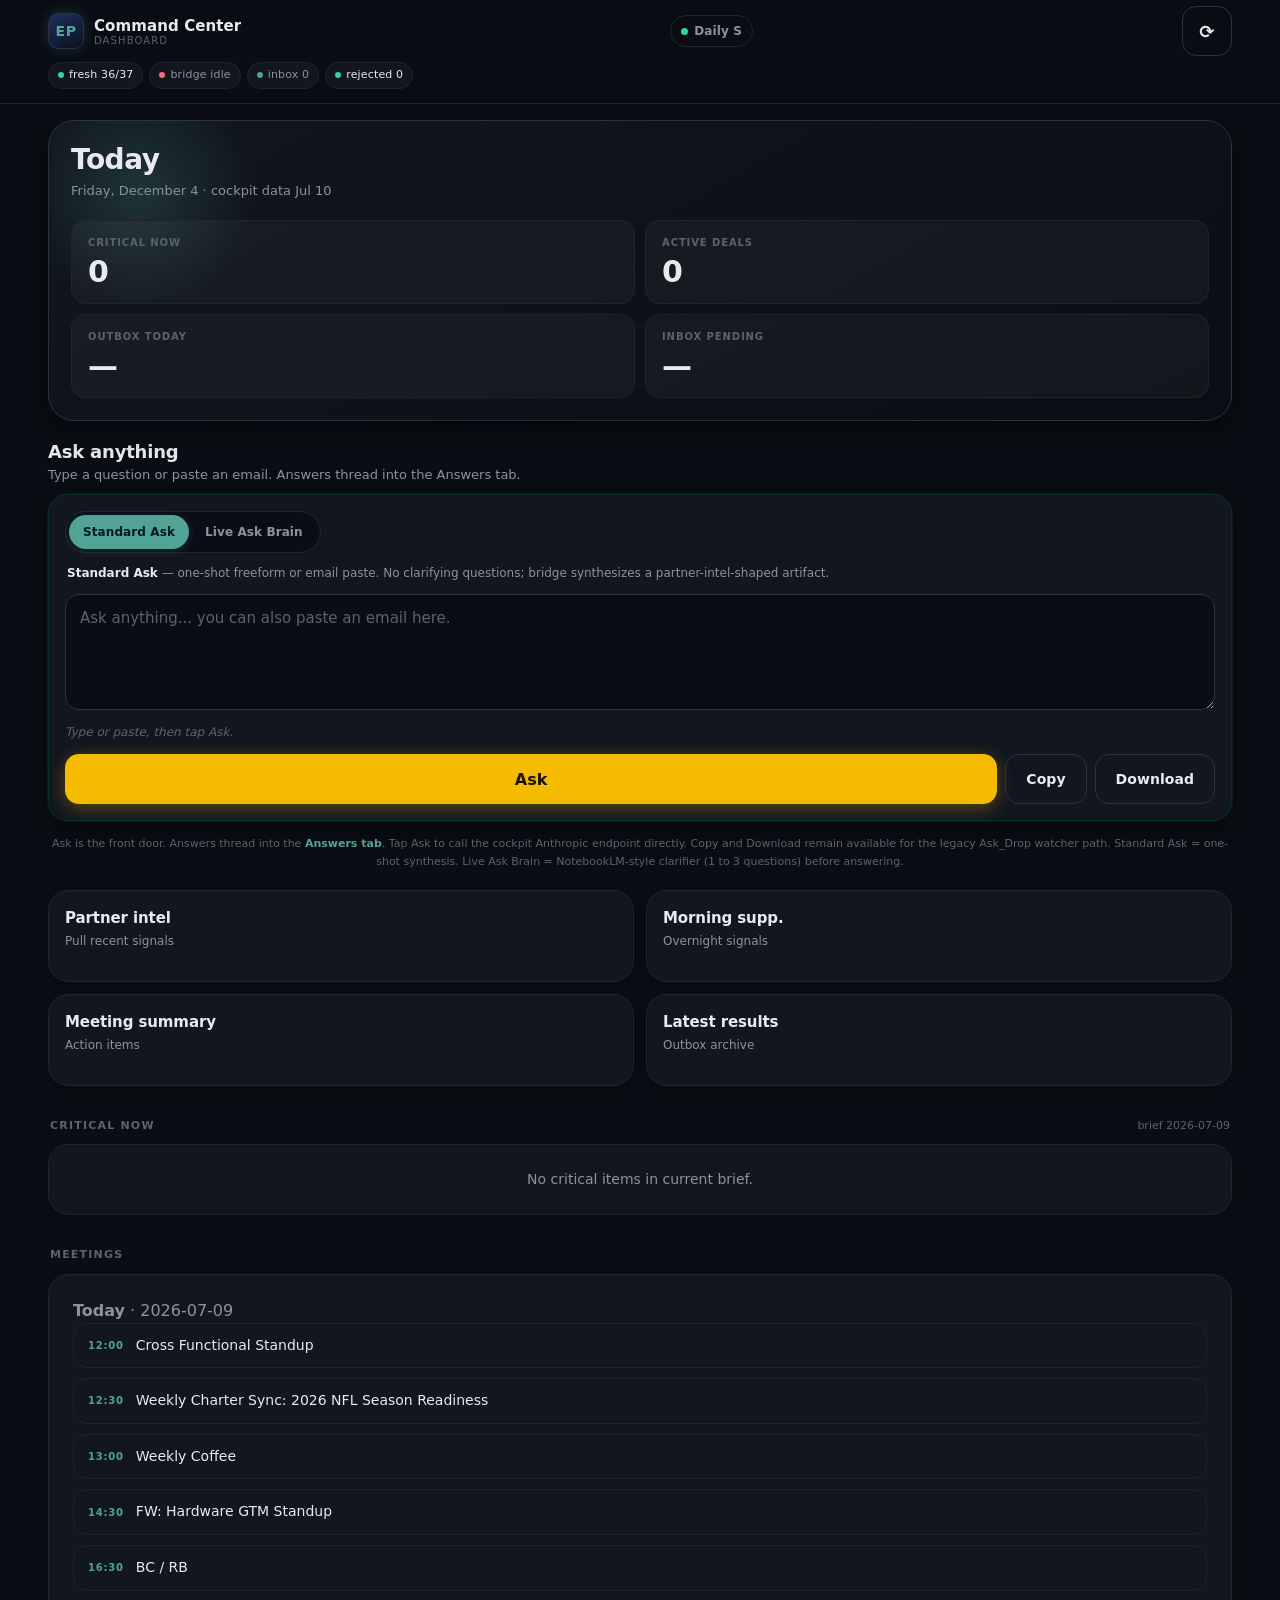
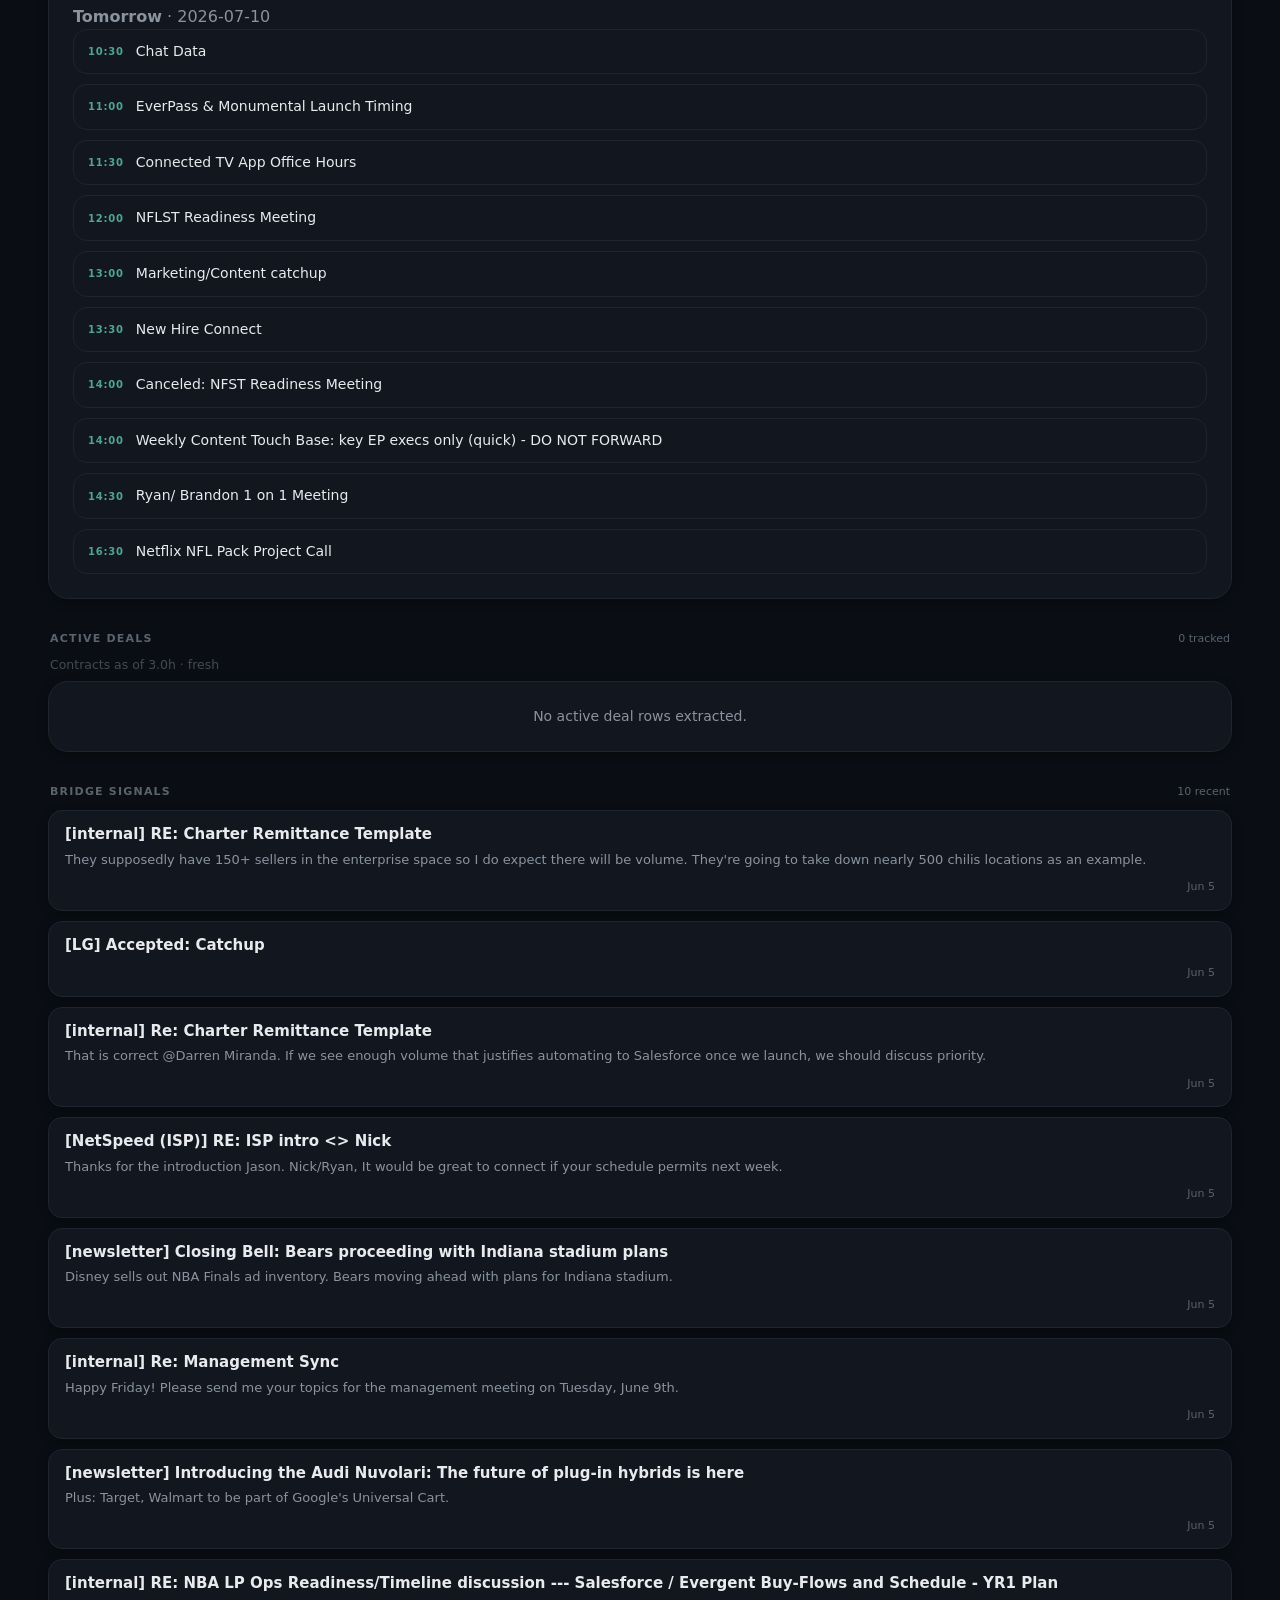
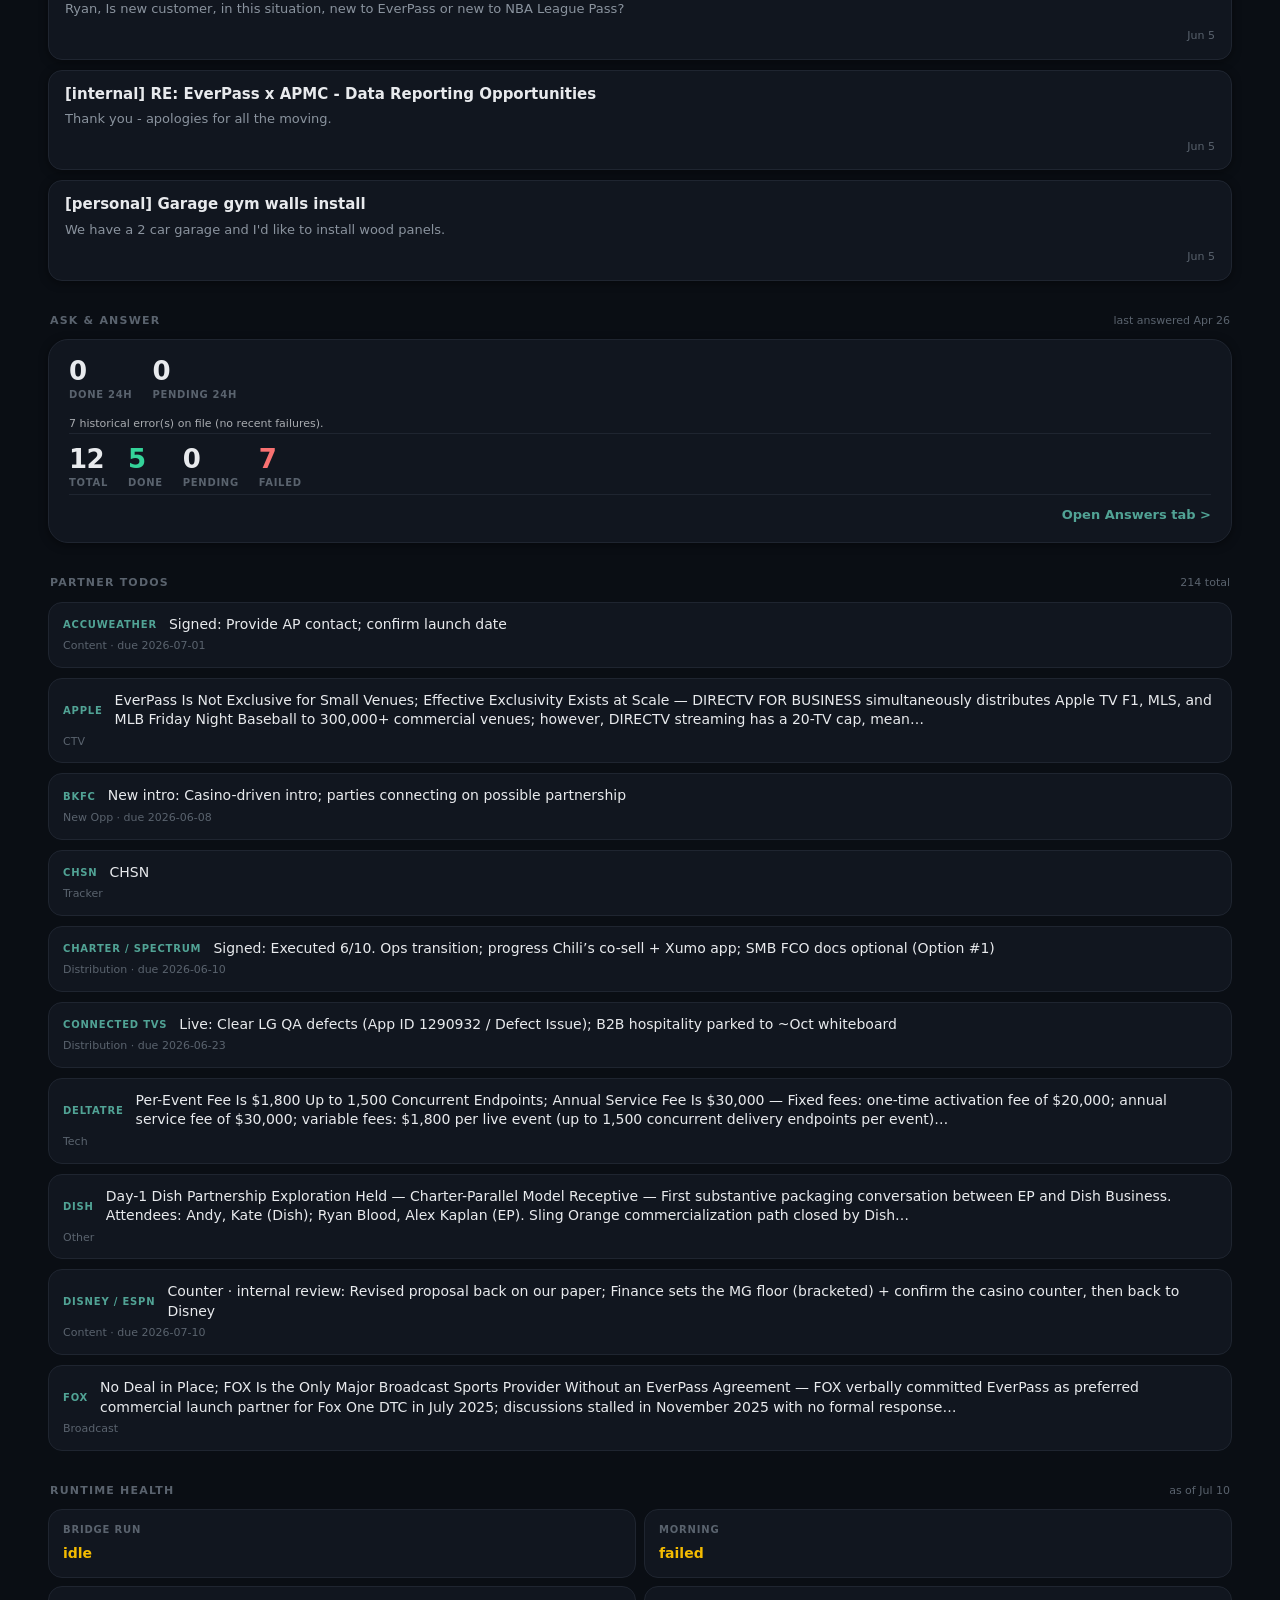
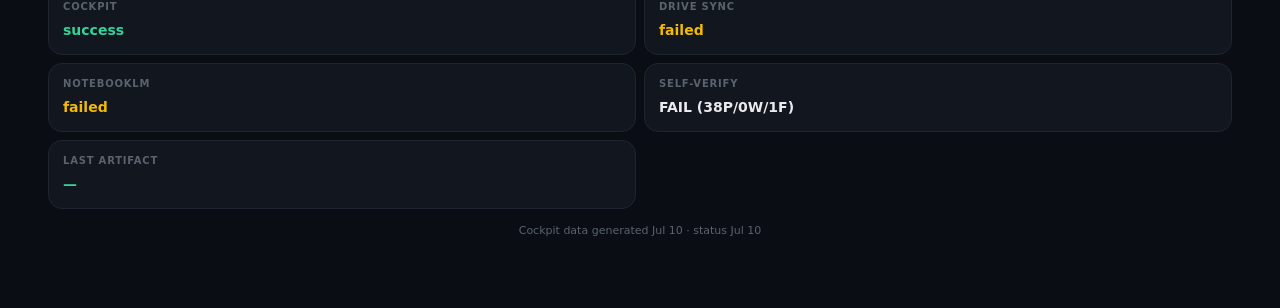
<file: index.html>
<!DOCTYPE html>
<html lang="en">
<head>
<meta charset="utf-8">
<meta name="viewport" content="width=device-width, initial-scale=1">
<title>EverPass</title>
<meta http-equiv="refresh" content="0; url=./mobile/">
<link rel="canonical" href="./mobile/">
<style>html,body{margin:0;background:#0a0b0f;color:#f1f2f6;font-family:-apple-system,system-ui,sans-serif;display:grid;place-items:center;min-height:100vh}</style>
</head>
<body>
<p>Redirecting to <a href="./mobile/" style="color:#e6c36e">EverPass mobile</a>…</p>
<script>location.replace('./mobile/');</script>
</body>
</html>
</file>
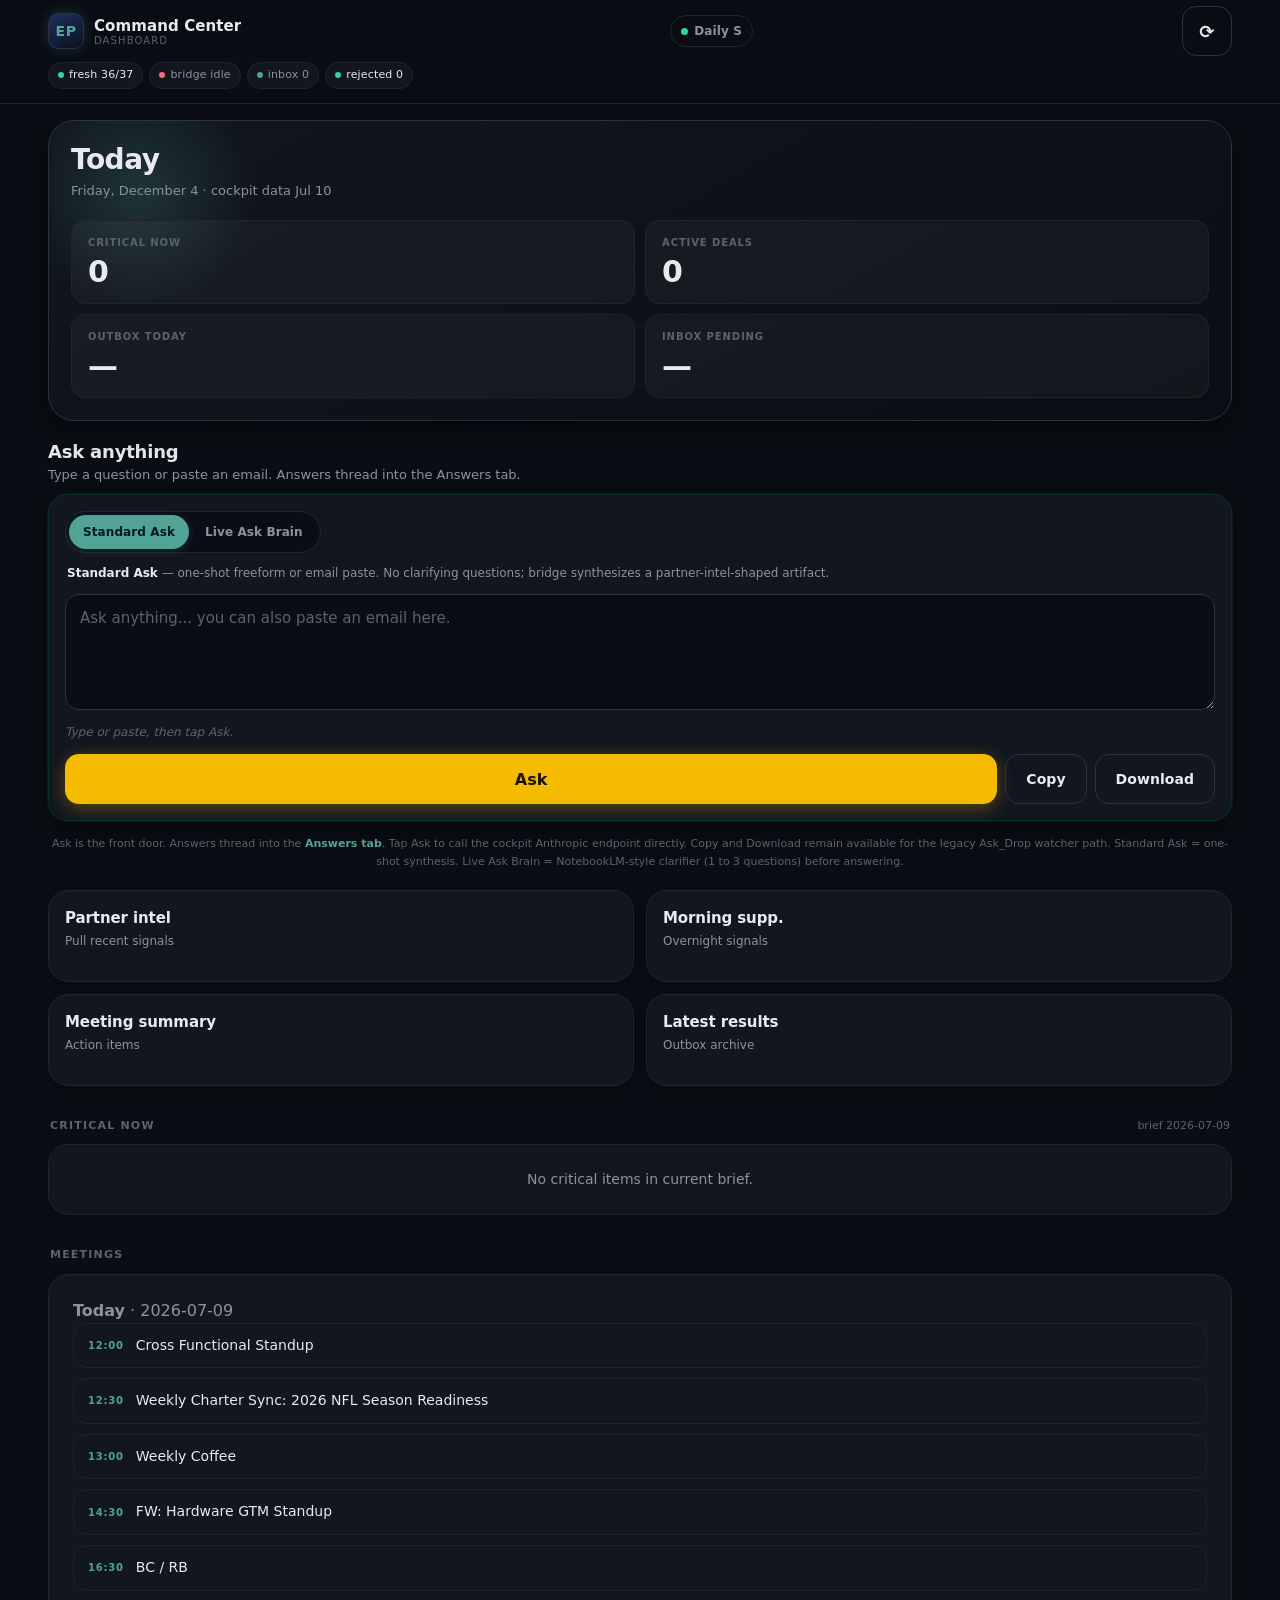
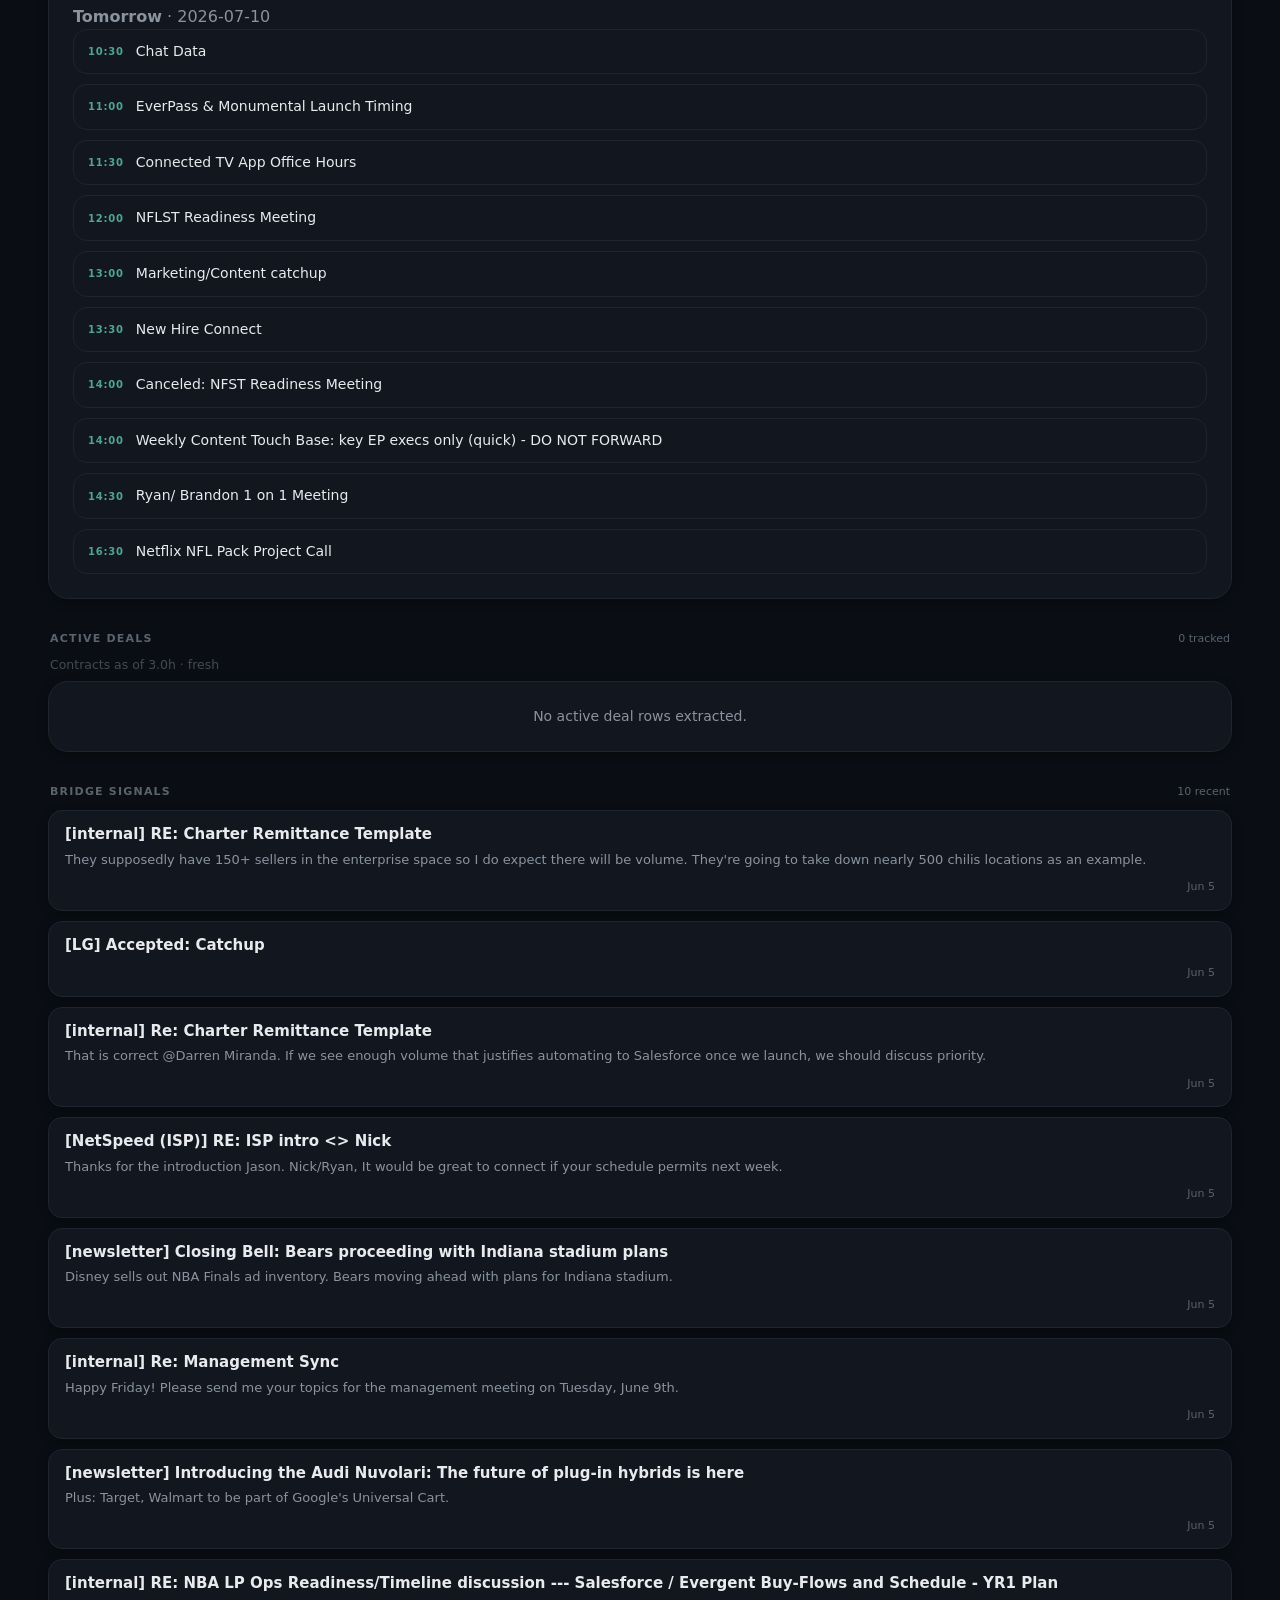
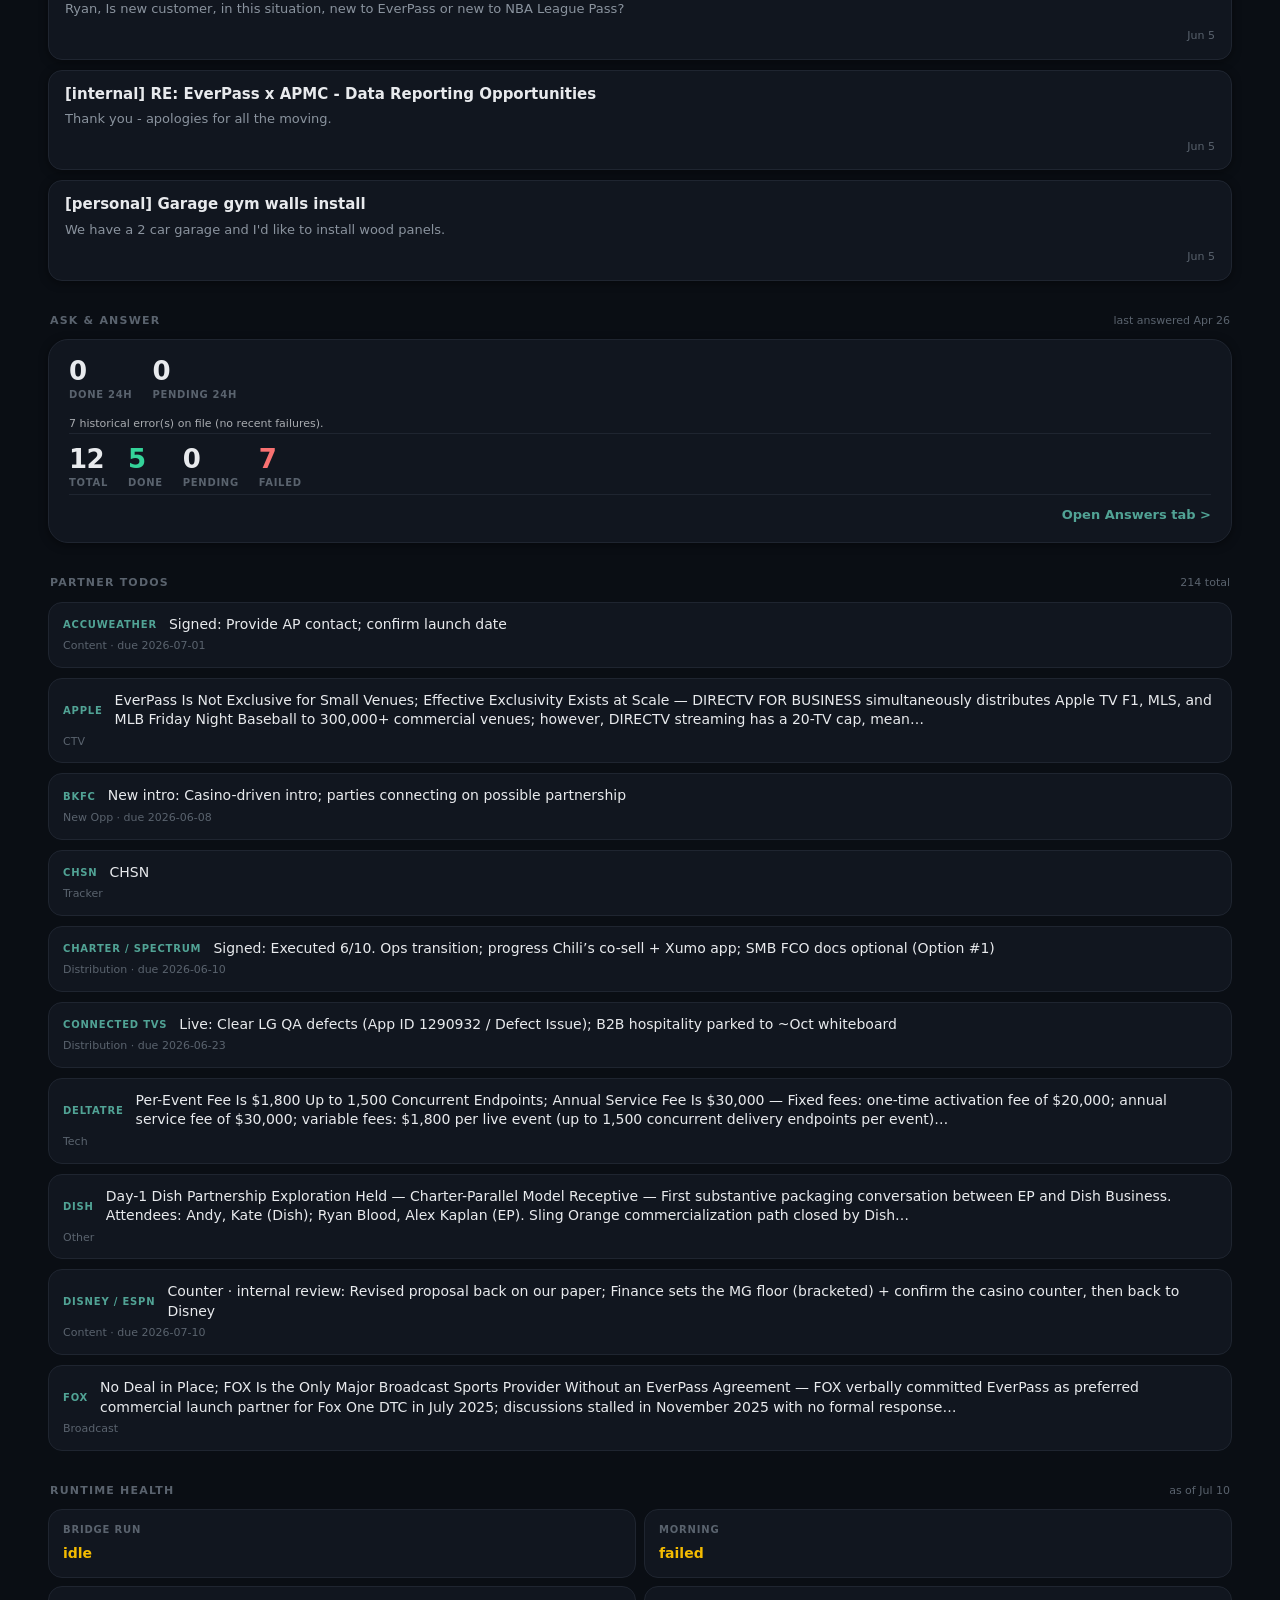
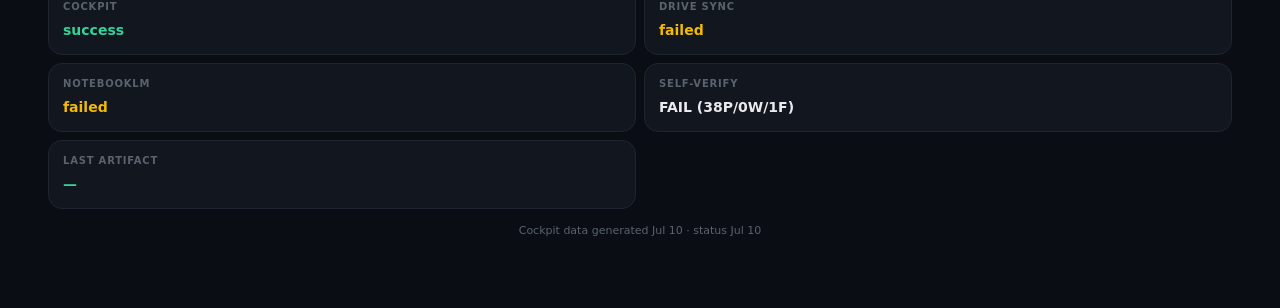
<file: mobile/index.html>
<!doctype html>
<html lang="en" data-theme="dark">
<head>
  <meta charset="utf-8" />
  <title>EverPass Command Center</title>
  <meta name="viewport" content="width=device-width, initial-scale=1, viewport-fit=cover, maximum-scale=5" />
  <meta name="description" content="EverPass Mobile Command Center — dashboard, dispatch, and results from your phone." />
  <meta name="robots" content="noindex, nofollow" />
  <meta name="theme-color" media="(prefers-color-scheme: dark)"  content="#0c111e" />
  <meta name="theme-color" media="(prefers-color-scheme: light)" content="#f4f6fc" />
  <meta name="color-scheme" content="dark light" />

  <!-- iOS PWA -->
  <meta name="apple-mobile-web-app-capable" content="yes" />
  <meta name="mobile-web-app-capable" content="yes" />
  <meta name="apple-mobile-web-app-status-bar-style" content="black-translucent" />
  <meta name="apple-mobile-web-app-title" content="EverPass" />
  <link rel="apple-touch-icon" sizes="180x180" href="./icons/apple-touch-icon-180.png" />
  <link rel="icon" type="image/png" sizes="32x32" href="./icons/favicon-32.png" />
  <link rel="manifest" href="./manifest.webmanifest" />

  <link rel="stylesheet" href="./styles/core.css?v=2026-06-13-dashboard" />
  <link rel="stylesheet" href="./styles/cockpit.css?v=2026-06-13-dashboard" />
  <link rel="stylesheet" href="./styles/dispatch.css?v=2026-06-13-dashboard" />
  <link rel="stylesheet" href="./styles/results.css?v=2026-06-13-dashboard" />
  <link rel="stylesheet" href="./styles/live.css?v=2026-06-13-dashboard" />
  <link rel="stylesheet" href="./styles/answers.css?v=2026-06-13-dashboard" />
  <link rel="stylesheet" href="./styles/aos.css?v=2026-06-13-dashboard" />
</head>
<body>
  <a class="skip-link" href="#main">Skip to content</a>

  <header class="topbar" role="banner">
    <div class="topbar-row">
      <div class="brand">
        <span class="brand-mark" aria-hidden="true">EP</span>
        <span class="brand-text">
          <span class="brand-title">Command Center</span>
          <span class="brand-sub" id="topbar-subline">EverPass</span>
        </span>
      </div>
      <!-- Daily S: morning clearance SOP (2026-04-27).
           Rollback = remove button, #ds-sheet, .ds-* CSS, scripts/daily-s.js. -->
      <button type="button" class="ds-trigger" id="ds-trigger"
              aria-haspopup="dialog" aria-controls="ds-sheet" aria-expanded="false"
              title="Daily S — morning clearance">
        <span class="ds-trigger-dot" id="ds-trigger-dot" data-state="unknown" aria-hidden="true"></span>
        <span class="ds-trigger-label">Daily S</span>
      </button>
      <!-- aos-trigger removed -->
      <button class="btn btn-ghost btn-icon" id="refresh-btn" aria-label="Refresh data" title="Refresh">
        <span aria-hidden="true">⟳</span>
      </button>
    </div>
    <div class="status-strip" id="status-strip" aria-live="polite"></div>
  </header>

  <!-- Daily S bottom sheet (2026-04-27).
       Opens via #ds-trigger or Shift+S. Reads freshness-status.json. -->
  <div id="ds-backdrop" class="ds-backdrop" hidden></div>
  <aside id="ds-sheet" class="ds-sheet" role="dialog" aria-modal="false"
         aria-labelledby="ds-sheet-title" data-open="false" hidden>
    <div class="ds-sheet-handle" aria-hidden="true"></div>
    <div class="ds-sheet-head">
      <div class="ds-sheet-head-text">
        <div class="ds-sheet-title" id="ds-sheet-title">Daily S</div>
        <div class="ds-sheet-sub">Morning clearance for Live Ask, Deal Brain, and dashboard health</div>
      </div>
      <button type="button" class="ds-sheet-close" id="ds-sheet-close"
              aria-label="Close Daily S">&times;</button>
    </div>
    <div class="ds-sheet-body" id="ds-sheet-body">
      <div class="ds-row">
        <span class="ds-row-dot" data-state="unknown"></span>
        <div class="ds-row-text">
          <span class="ds-row-label">Loading</span>
          <span class="ds-row-value">Reading freshness-status.json…</span>
        </div>
      </div>
    </div>
    <ol class="ds-checklist" aria-label="Morning clearance checklist">
      <li>Check the freshness status first.</li>
      <li>Confirm contracts and financials are current enough for deal/econ work.</li>
      <li>If using Live Ask Brain, verify it is ready before sending a high-stakes Ask.</li>
      <li>If freshness is stale, refresh the pipeline before trusting answer outputs.</li>
      <li>Use Standard Ask when Live Ask readiness is limited.</li>
      <li>Treat any missing status as a prompt to verify manually.</li>
    </ol>
    <div class="ds-sheet-foot">
      <a class="ds-foot-action" href="#/answers" id="ds-foot-answers"
         title="Open the Answers tab">Open Answers</a>
      <button type="button" class="ds-foot-action" id="ds-foot-freshness"
              title="Log per-source freshness detail to the browser console">Freshness detail</button>
    </div>
  </aside>

  <main id="main" class="main" role="main">
    <section id="view-dashboard" class="view" data-view="dashboard" hidden></section>
    <section id="view-dispatch" class="view" data-view="dispatch" hidden></section>
    <section id="view-answers" class="view" data-view="answers" hidden></section>
    <section id="view-results" class="view" data-view="results" hidden></section>
    <section id="view-live" class="view" data-view="live" hidden></section>
  </main>

  <nav class="tabbar" role="navigation" aria-label="Primary">
    <a class="tab" href="#/dashboard" data-tab="dashboard">
      <span class="tab-icon" aria-hidden="true">◎</span>
      <span class="tab-label">Dashboard</span>
    </a>
    <a class="tab" href="#/dispatch" data-tab="dispatch">
      <span class="tab-icon" aria-hidden="true">↑</span>
      <span class="tab-label">Dispatch</span>
    </a>
    <a class="tab" href="#/answers" data-tab="answers">
      <span class="tab-icon" aria-hidden="true">✦</span>
      <span class="tab-label">Answers</span>
    </a>
    <a class="tab" href="#/results" data-tab="results">
      <span class="tab-icon" aria-hidden="true">☰</span>
      <span class="tab-label">Results</span>
    </a>
    <a class="tab" href="#/live" data-tab="live">
      <span class="tab-icon" aria-hidden="true">◉</span>
      <span class="tab-label">Live</span>
    </a>
  </nav>

  <div id="toast" class="toast" role="status" aria-live="polite" hidden></div>

  <!-- AOS panel removed 2026-05-26 per Ryan -->

  <script src="./scripts/data.js?v=2026-06-13-dashboard"></script>
  <script src="./scripts/cockpit.js?v=2026-06-13-dashboard"></script>
  <script src="./scripts/list-view.js?v=2026-06-13-dashboard"></script>
  <script src="./scripts/dispatch.js?v=2026-06-13-dashboard"></script>
  <script src="./scripts/answers.js?v=2026-06-13-dashboard"></script>
  <script src="./scripts/results.js?v=2026-06-13-dashboard"></script>
  <script src="./scripts/live.js?v=2026-06-13-dashboard"></script>
  <script src="./scripts/daily-s.js?v=2026-06-13-dashboard"></script>
  <script src="./scripts/aos.js?v=2026-06-13-dashboard"></script>
  <script src="./scripts/app.js?v=2026-06-13-dashboard"></script>
</body>
</html>
</file>
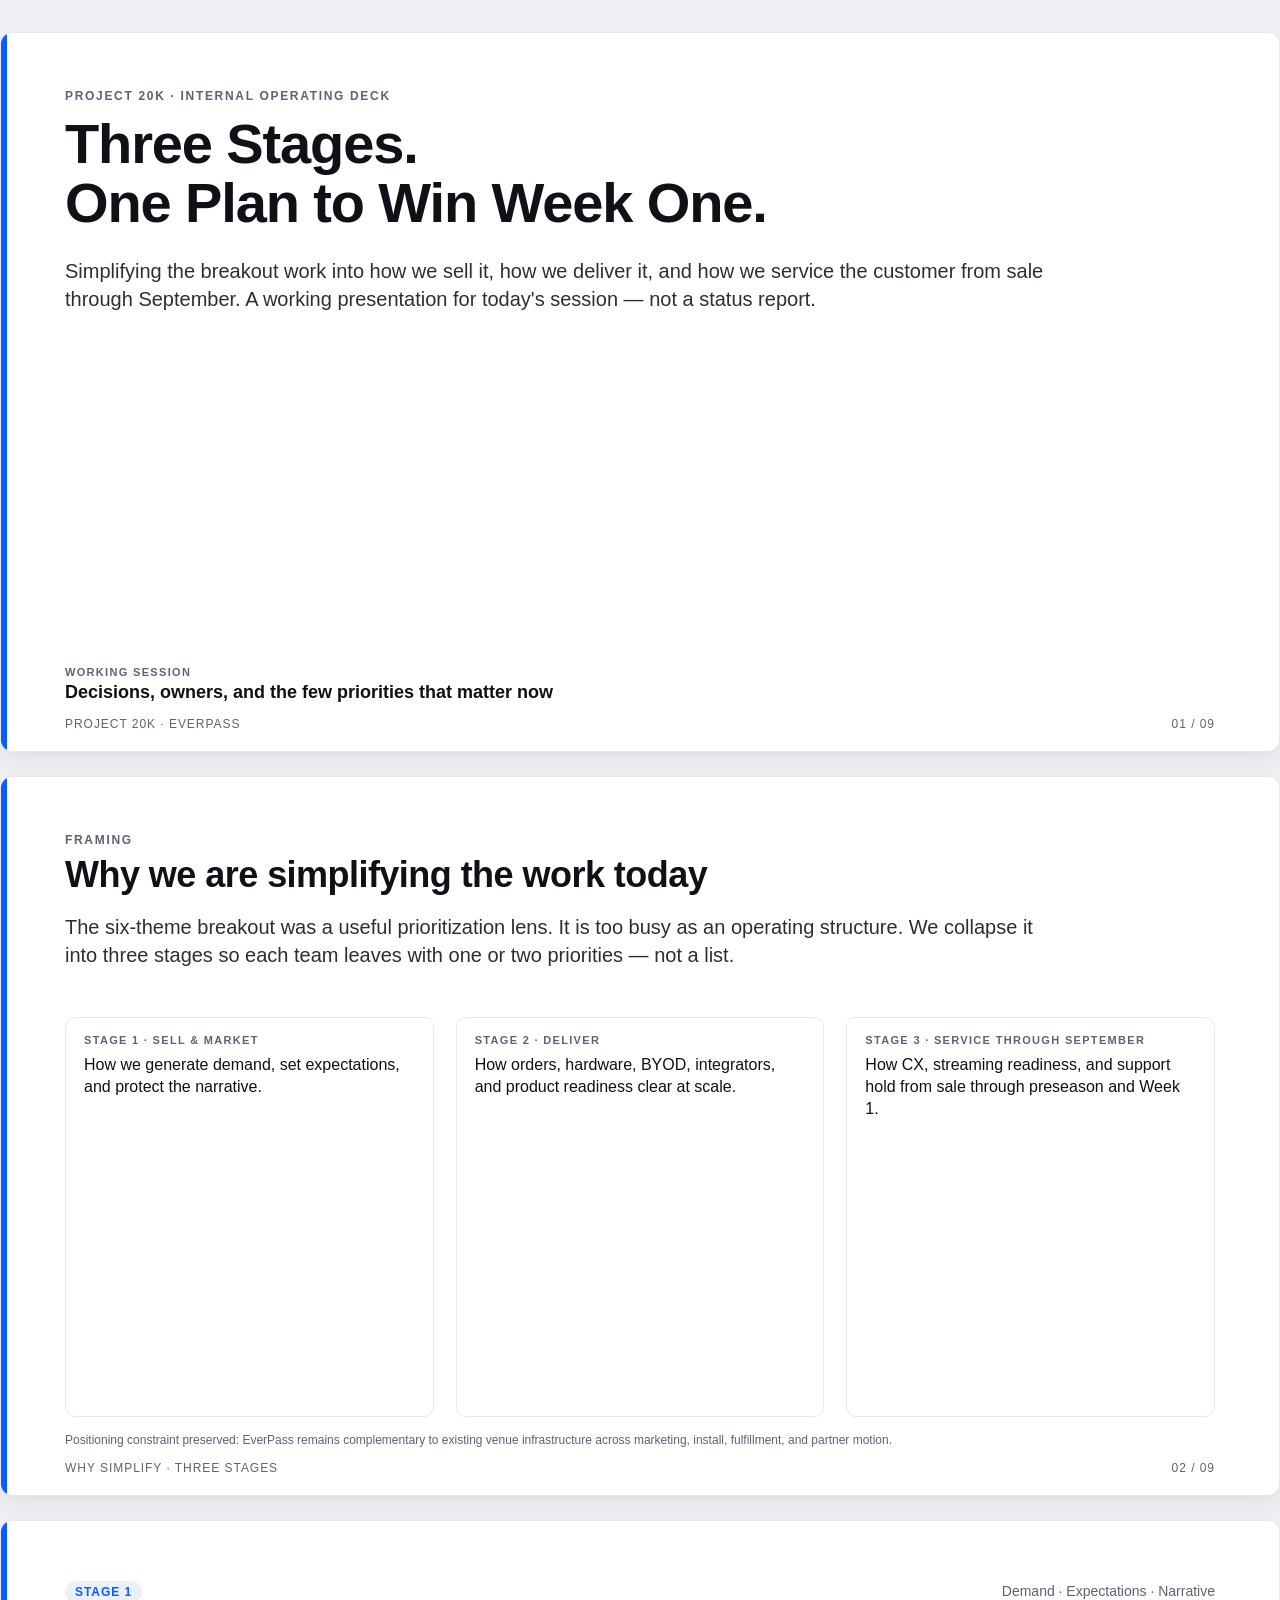
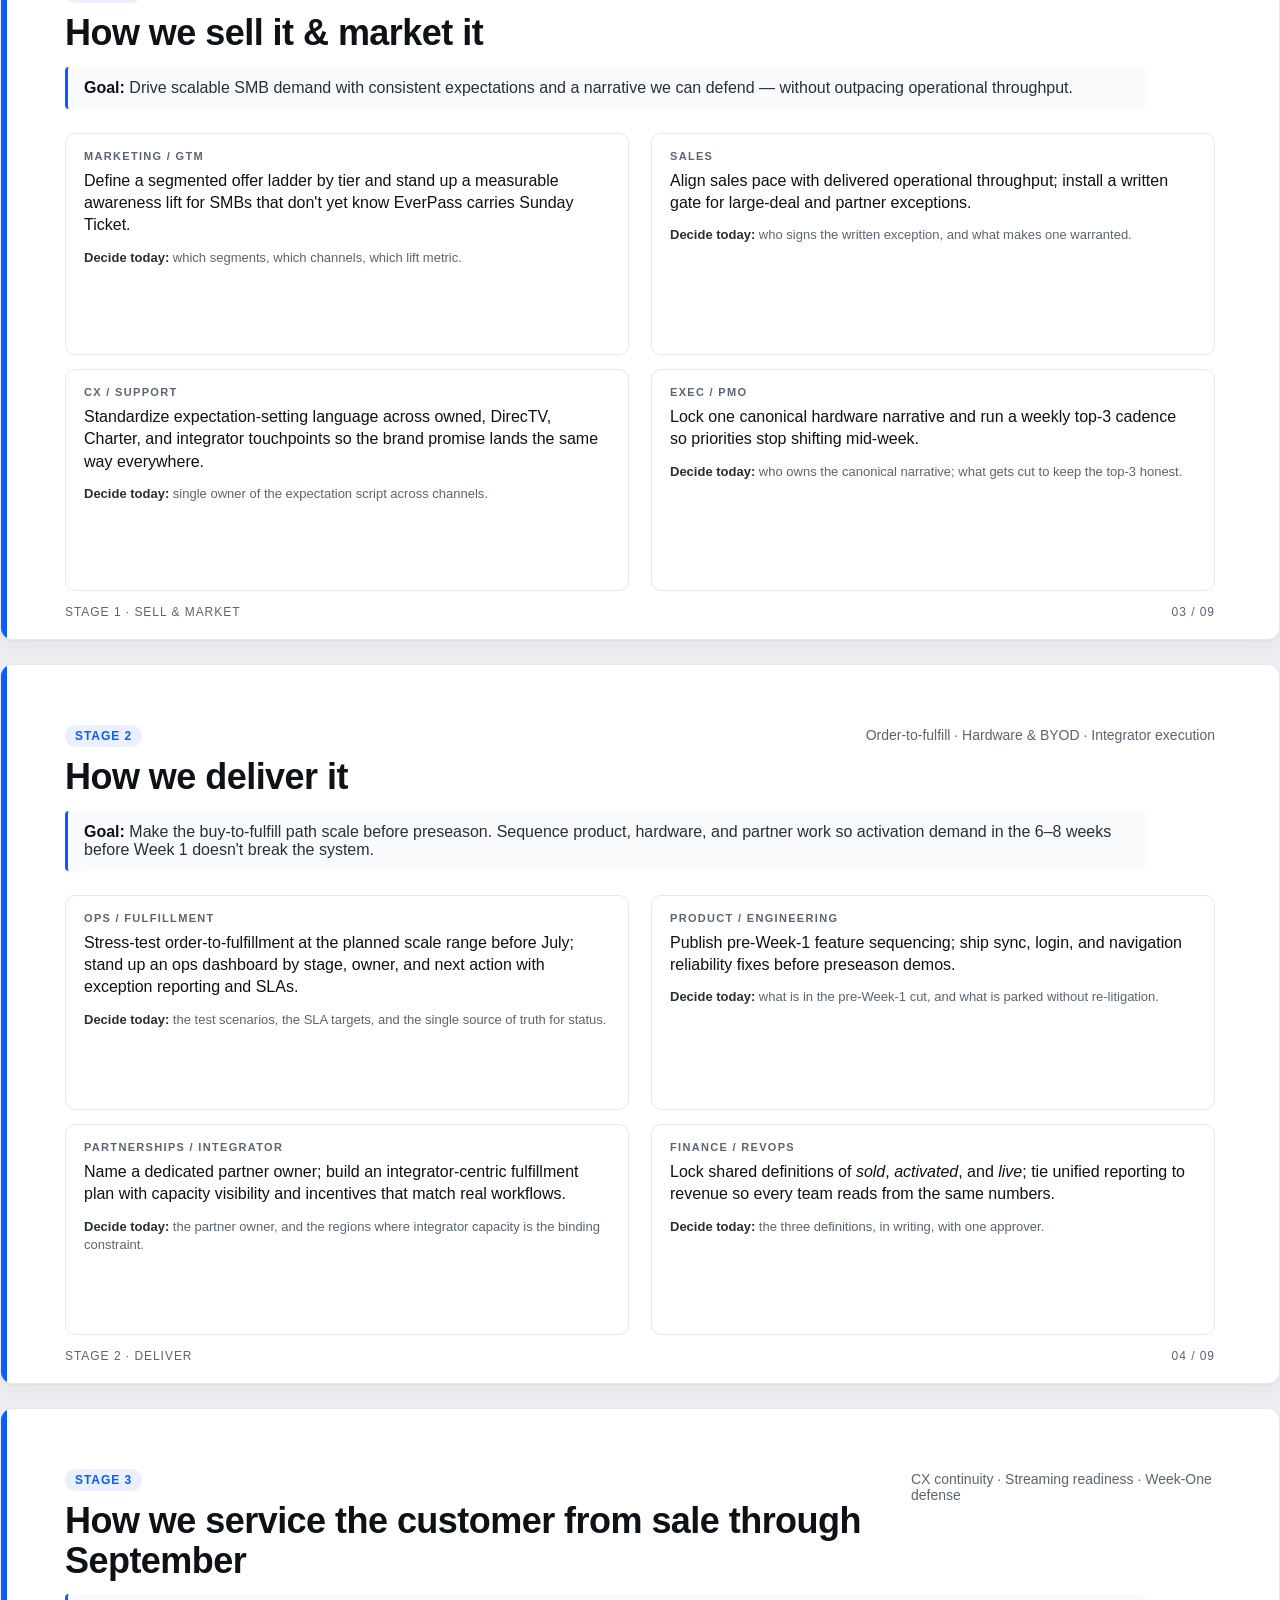
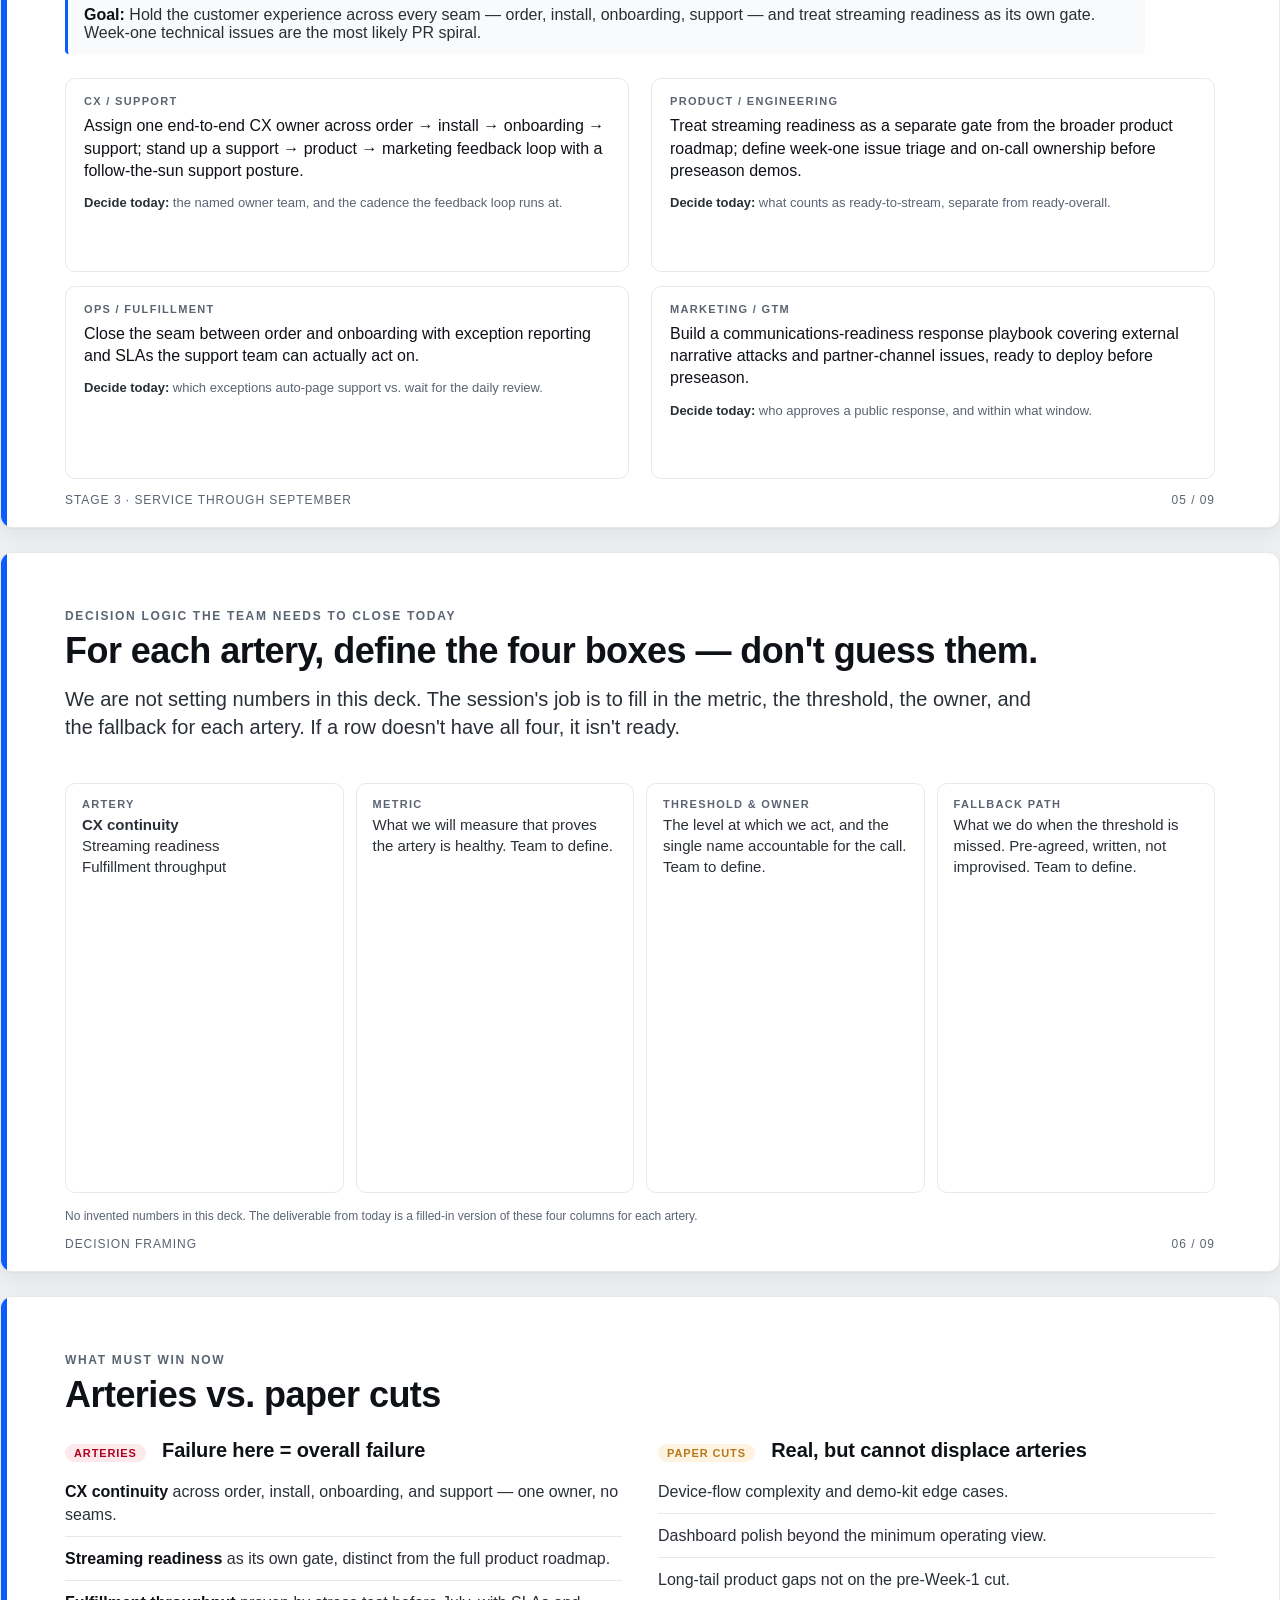
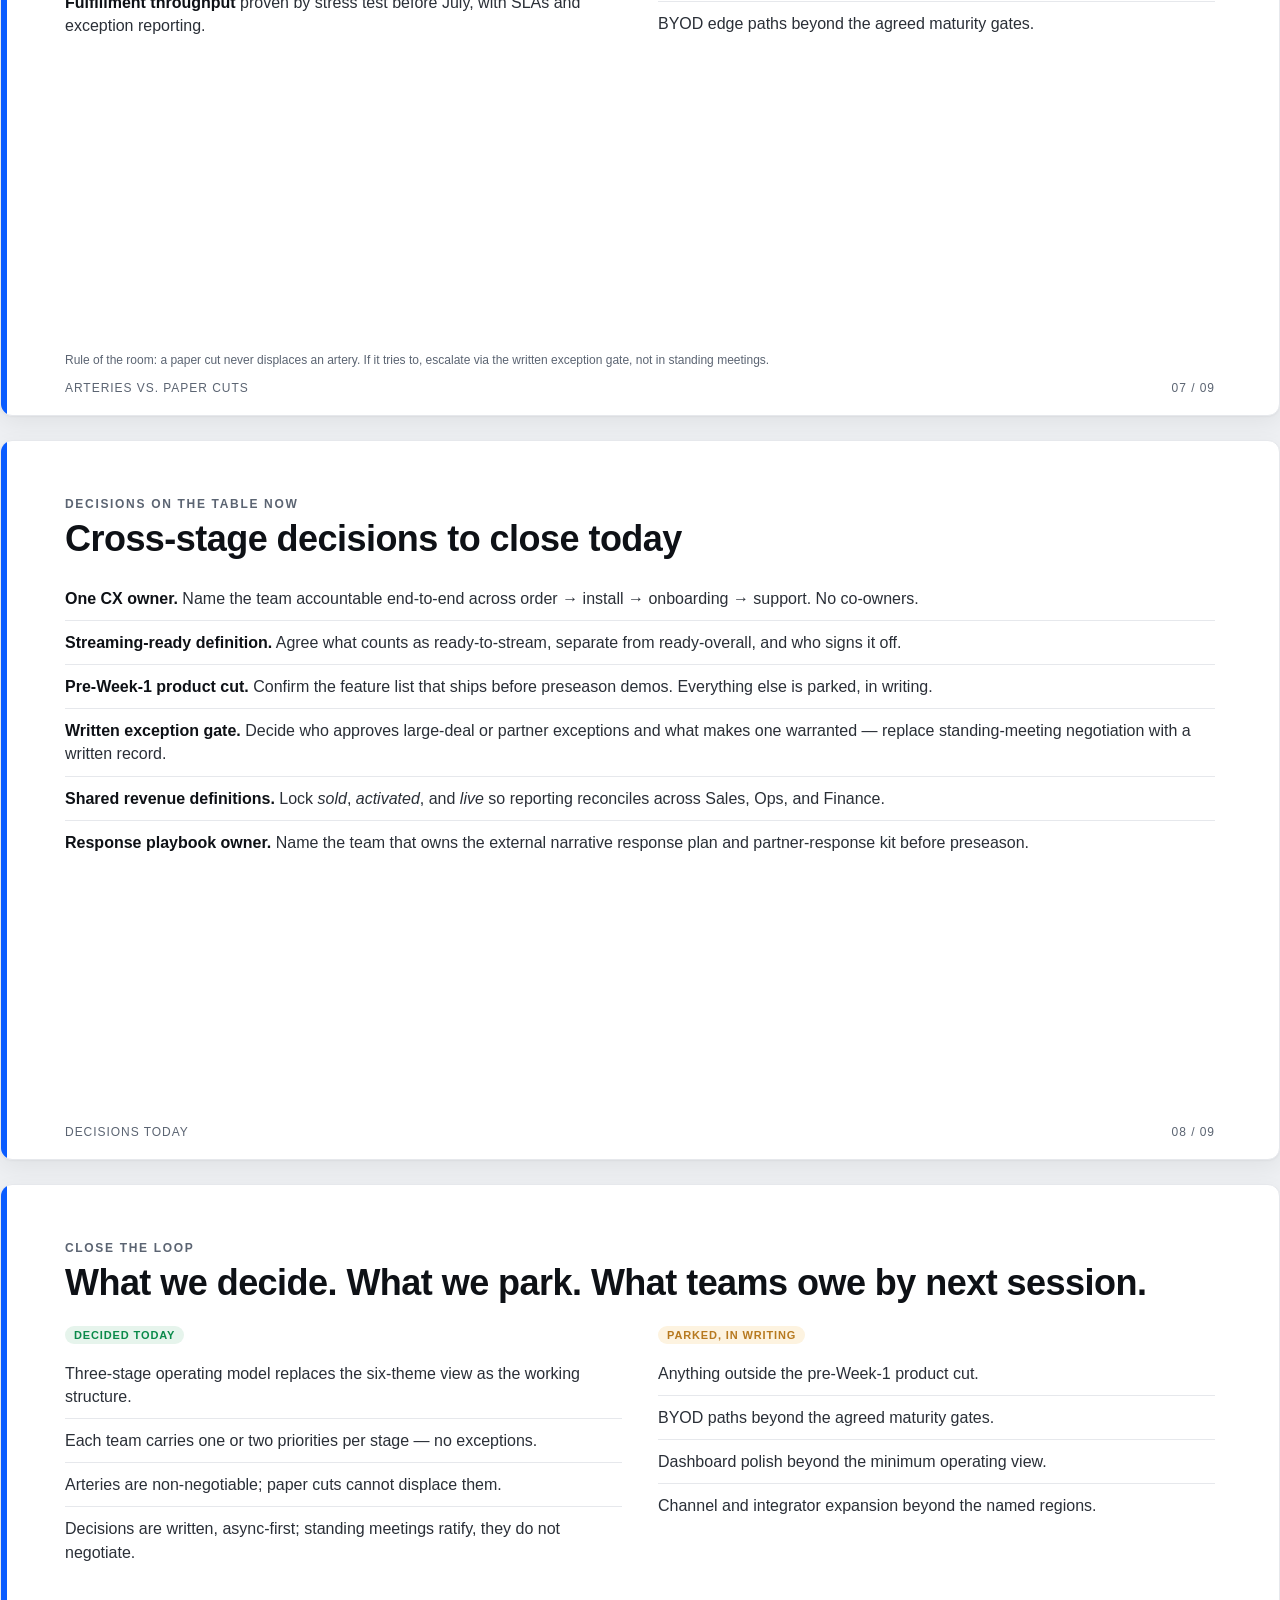
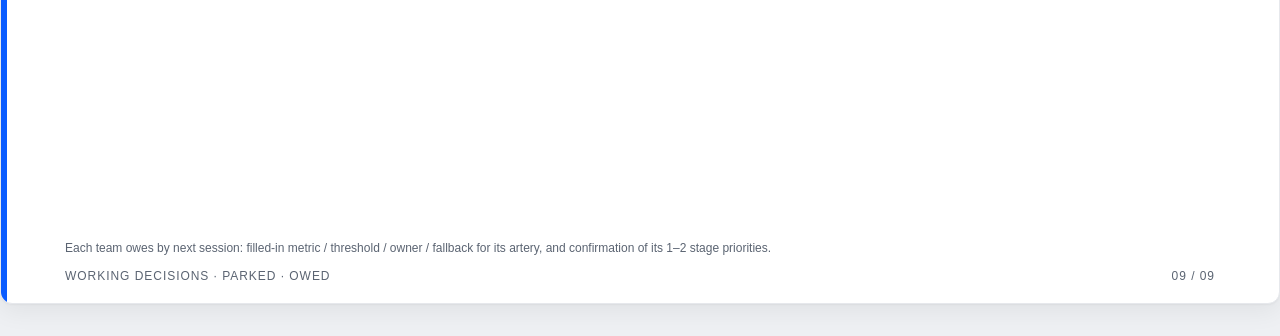
<file: decks/project-20k-three-stage-priorities.slides.html>
<!doctype html>
<html lang="en">
<head>
<meta charset="utf-8" />
<title>Project 20K — Three-Stage Operating Priorities</title>
<meta name="viewport" content="width=device-width, initial-scale=1" />
<style>
  :root {
    --ink: #0e1116;
    --ink-2: #2a2f37;
    --muted: #5b6472;
    --line: #e6e8ec;
    --accent: #0a5cff;
    --accent-soft: #eaf0ff;
    --green: #0a8a4a;
    --amber: #b7791f;
    --red: #b00020;
    --bg: #ffffff;
    --chip: #f3f5f8;
  }
  * { box-sizing: border-box; }
  html, body {
    margin: 0; padding: 0; background: #eef0f3; color: var(--ink);
    font-family: -apple-system, BlinkMacSystemFont, "Inter", "Segoe UI", Roboto, Helvetica, Arial, sans-serif;
    font-feature-settings: "ss01", "cv11";
    -webkit-font-smoothing: antialiased;
  }
  .deck { display: flex; flex-direction: column; align-items: center; gap: 24px; padding: 32px 16px; }
  .slide {
    width: 1280px; height: 720px; background: var(--bg);
    border: 1px solid var(--line); border-radius: 12px;
    box-shadow: 0 1px 2px rgba(14,17,22,.04), 0 8px 24px rgba(14,17,22,.06);
    padding: 56px 64px 48px; position: relative; overflow: hidden;
    display: flex; flex-direction: column;
  }
  .slide::before {
    content: ""; position: absolute; left: 0; top: 0; bottom: 0; width: 6px; background: var(--accent);
  }
  .eyebrow {
    font-size: 12px; letter-spacing: .14em; text-transform: uppercase;
    color: var(--muted); font-weight: 600;
  }
  h1 { font-size: 56px; line-height: 1.05; letter-spacing: -.02em; margin: 12px 0 0; }
  h2 { font-size: 36px; line-height: 1.1; letter-spacing: -.015em; margin: 8px 0 0; }
  h3 { font-size: 18px; margin: 0 0 6px; letter-spacing: -.005em; }
  p, li { font-size: 16px; line-height: 1.45; color: var(--ink-2); }
  .lede { font-size: 20px; color: var(--ink-2); max-width: 980px; line-height: 1.4; }
  .footer {
    position: absolute; left: 64px; right: 64px; bottom: 20px;
    display: flex; justify-content: space-between; align-items: center;
    font-size: 12px; color: var(--muted); letter-spacing: .08em; text-transform: uppercase;
  }
  .footer .num { font-variant-numeric: tabular-nums; }
  .header-row { display: flex; align-items: baseline; justify-content: space-between; }
  .stage-tag {
    display: inline-block; padding: 4px 10px; border-radius: 999px;
    background: var(--accent-soft); color: var(--accent); font-size: 12px;
    font-weight: 700; letter-spacing: .08em; text-transform: uppercase;
  }
  .goal {
    margin-top: 14px; padding: 12px 16px; background: #f8fafc;
    border-left: 3px solid var(--accent); border-radius: 4px;
    font-size: 16px; color: var(--ink-2); max-width: 1080px;
  }
  .goal strong { color: var(--ink); }
  .grid {
    margin-top: 24px; display: grid; grid-template-columns: repeat(2, 1fr);
    gap: 14px 22px; flex: 1;
  }
  .grid.three { grid-template-columns: repeat(3, 1fr); }
  .card {
    border: 1px solid var(--line); border-radius: 10px; padding: 16px 18px;
    display: flex; flex-direction: column; gap: 8px; background: #fff;
  }
  .team {
    font-size: 11px; letter-spacing: .12em; text-transform: uppercase;
    color: var(--muted); font-weight: 700;
  }
  .priority { font-size: 16px; color: var(--ink); line-height: 1.4; font-weight: 500; }
  .priority + .priority { margin-top: 4px; padding-top: 8px; border-top: 1px dashed var(--line); }
  .meta {
    margin-top: 4px; font-size: 13px; color: var(--muted); line-height: 1.4;
  }
  .meta b { color: var(--ink-2); font-weight: 600; }
  .two-col { display: grid; grid-template-columns: 1fr 1fr; gap: 36px; flex: 1; margin-top: 24px; }
  .col h3 { font-size: 20px; }
  .pill {
    display: inline-block; padding: 3px 9px; border-radius: 999px;
    font-size: 11px; font-weight: 700; letter-spacing: .08em; text-transform: uppercase;
  }
  .pill.red    { background: #fbe9ec; color: var(--red); }
  .pill.amber  { background: #fdf3e0; color: var(--amber); }
  .pill.green  { background: #e6f4ec; color: var(--green); }
  ul.clean { list-style: none; padding: 0; margin: 8px 0 0; }
  ul.clean li {
    padding: 10px 0; border-bottom: 1px solid var(--line);
    font-size: 16px; color: var(--ink-2);
  }
  ul.clean li:last-child { border-bottom: none; }
  ul.clean li b { color: var(--ink); font-weight: 600; }
  .kicker { font-size: 14px; color: var(--muted); margin-top: 6px; }
  .frame-grid {
    margin-top: 22px; display: grid; grid-template-columns: 1fr 1fr 1fr 1fr;
    gap: 12px; flex: 1;
  }
  .frame {
    border: 1px solid var(--line); border-radius: 10px; padding: 14px 16px;
    background: #fff; display: flex; flex-direction: column; gap: 4px;
  }
  .frame .lbl { font-size: 11px; letter-spacing: .12em; text-transform: uppercase; color: var(--muted); font-weight: 700; }
  .frame .val { font-size: 15px; color: var(--ink-2); line-height: 1.4; }
  .legend { font-size: 12px; color: var(--muted); margin-top: 16px; }
  /* PDF page break + sizing */
  @page { size: 1280px 720px; margin: 0; }
  @media print {
    html, body { background: #fff; margin: 0; padding: 0; }
    .deck { gap: 0; padding: 0; display: block; }
    .slide {
      box-shadow: none; border: none; border-radius: 0;
      width: 1280px; height: 720px;
      page-break-inside: avoid; break-inside: avoid;
      page-break-before: always; break-before: page;
      margin: 0;
    }
    .slide:first-of-type {
      page-break-before: auto; break-before: auto;
    }
  }
</style>
</head>
<body>
<div class="deck">

  <!-- 1. TITLE -->
  <section class="slide" id="s1">
    <span class="eyebrow">Project 20K · Internal Operating Deck</span>
    <h1>Three Stages.<br/>One Plan to Win Week One.</h1>
    <p class="lede" style="margin-top:24px;">
      Simplifying the breakout work into how we sell it, how we deliver it, and how we service the customer
      from sale through September. A working presentation for today's session — not a status report.
    </p>
    <div style="flex:1"></div>
    <div style="display:flex; gap:36px; align-items:baseline;">
      <div>
        <div class="team">Working session</div>
        <div style="font-size:18px; color:var(--ink); font-weight:600; margin-top:4px;">Decisions, owners, and the few priorities that matter now</div>
      </div>
    </div>
    <div class="footer"><span>Project 20K · EverPass</span><span class="num">01 / 09</span></div>
  </section>

  <!-- 2. WHY SIMPLIFY NOW -->
  <section class="slide" id="s2">
    <span class="eyebrow">Framing</span>
    <h2>Why we are simplifying the work today</h2>
    <p class="lede" style="margin-top:18px;">
      The six-theme breakout was a useful prioritization lens. It is too busy as an operating structure.
      We collapse it into three stages so each team leaves with one or two priorities — not a list.
    </p>
    <div class="grid three" style="margin-top:28px;">
      <div class="card">
        <div class="team">Stage 1 · Sell &amp; Market</div>
        <div class="priority">How we generate demand, set expectations, and protect the narrative.</div>
      </div>
      <div class="card">
        <div class="team">Stage 2 · Deliver</div>
        <div class="priority">How orders, hardware, BYOD, integrators, and product readiness clear at scale.</div>
      </div>
      <div class="card">
        <div class="team">Stage 3 · Service through September</div>
        <div class="priority">How CX, streaming readiness, and support hold from sale through preseason and Week 1.</div>
      </div>
    </div>
    <div class="legend">
      Positioning constraint preserved: EverPass remains complementary to existing venue infrastructure across marketing, install, fulfillment, and partner motion.
    </div>
    <div class="footer"><span>Why simplify · Three stages</span><span class="num">02 / 09</span></div>
  </section>

  <!-- 3. STAGE 1 — SELL / MARKET -->
  <section class="slide" id="s3">
    <div class="header-row">
      <div>
        <span class="stage-tag">Stage 1</span>
        <h2 style="margin-top:10px;">How we sell it &amp; market it</h2>
      </div>
      <div class="kicker">Demand · Expectations · Narrative</div>
    </div>
    <div class="goal">
      <strong>Goal:</strong> Drive scalable SMB demand with consistent expectations and a narrative we can defend —
      without outpacing operational throughput.
    </div>
    <div class="grid">
      <div class="card">
        <div class="team">Marketing / GTM</div>
        <div class="priority">Define a segmented offer ladder by tier and stand up a measurable awareness lift for SMBs that don't yet know EverPass carries Sunday Ticket.</div>
        <div class="meta"><b>Decide today:</b> which segments, which channels, which lift metric.</div>
      </div>
      <div class="card">
        <div class="team">Sales</div>
        <div class="priority">Align sales pace with delivered operational throughput; install a written gate for large-deal and partner exceptions.</div>
        <div class="meta"><b>Decide today:</b> who signs the written exception, and what makes one warranted.</div>
      </div>
      <div class="card">
        <div class="team">CX / Support</div>
        <div class="priority">Standardize expectation-setting language across owned, DirecTV, Charter, and integrator touchpoints so the brand promise lands the same way everywhere.</div>
        <div class="meta"><b>Decide today:</b> single owner of the expectation script across channels.</div>
      </div>
      <div class="card">
        <div class="team">Exec / PMO</div>
        <div class="priority">Lock one canonical hardware narrative and run a weekly top-3 cadence so priorities stop shifting mid-week.</div>
        <div class="meta"><b>Decide today:</b> who owns the canonical narrative; what gets cut to keep the top-3 honest.</div>
      </div>
    </div>
    <div class="footer"><span>Stage 1 · Sell &amp; Market</span><span class="num">03 / 09</span></div>
  </section>

  <!-- 4. STAGE 2 — DELIVER -->
  <section class="slide" id="s4">
    <div class="header-row">
      <div>
        <span class="stage-tag">Stage 2</span>
        <h2 style="margin-top:10px;">How we deliver it</h2>
      </div>
      <div class="kicker">Order-to-fulfill · Hardware &amp; BYOD · Integrator execution</div>
    </div>
    <div class="goal">
      <strong>Goal:</strong> Make the buy-to-fulfill path scale before preseason. Sequence product, hardware, and partner work
      so activation demand in the 6–8 weeks before Week 1 doesn't break the system.
    </div>
    <div class="grid">
      <div class="card">
        <div class="team">Ops / Fulfillment</div>
        <div class="priority">Stress-test order-to-fulfillment at the planned scale range before July; stand up an ops dashboard by stage, owner, and next action with exception reporting and SLAs.</div>
        <div class="meta"><b>Decide today:</b> the test scenarios, the SLA targets, and the single source of truth for status.</div>
      </div>
      <div class="card">
        <div class="team">Product / Engineering</div>
        <div class="priority">Publish pre-Week-1 feature sequencing; ship sync, login, and navigation reliability fixes before preseason demos.</div>
        <div class="meta"><b>Decide today:</b> what is in the pre-Week-1 cut, and what is parked without re-litigation.</div>
      </div>
      <div class="card">
        <div class="team">Partnerships / Integrator</div>
        <div class="priority">Name a dedicated partner owner; build an integrator-centric fulfillment plan with capacity visibility and incentives that match real workflows.</div>
        <div class="meta"><b>Decide today:</b> the partner owner, and the regions where integrator capacity is the binding constraint.</div>
      </div>
      <div class="card">
        <div class="team">Finance / RevOps</div>
        <div class="priority">Lock shared definitions of <i>sold</i>, <i>activated</i>, and <i>live</i>; tie unified reporting to revenue so every team reads from the same numbers.</div>
        <div class="meta"><b>Decide today:</b> the three definitions, in writing, with one approver.</div>
      </div>
    </div>
    <div class="footer"><span>Stage 2 · Deliver</span><span class="num">04 / 09</span></div>
  </section>

  <!-- 5. STAGE 3 — SERVICE THROUGH SEPTEMBER -->
  <section class="slide" id="s5">
    <div class="header-row">
      <div>
        <span class="stage-tag">Stage 3</span>
        <h2 style="margin-top:10px;">How we service the customer from sale through September</h2>
      </div>
      <div class="kicker">CX continuity · Streaming readiness · Week-One defense</div>
    </div>
    <div class="goal">
      <strong>Goal:</strong> Hold the customer experience across every seam — order, install, onboarding, support — and treat
      streaming readiness as its own gate. Week-one technical issues are the most likely PR spiral.
    </div>
    <div class="grid">
      <div class="card">
        <div class="team">CX / Support</div>
        <div class="priority">Assign one end-to-end CX owner across order → install → onboarding → support; stand up a support → product → marketing feedback loop with a follow-the-sun support posture.</div>
        <div class="meta"><b>Decide today:</b> the named owner team, and the cadence the feedback loop runs at.</div>
      </div>
      <div class="card">
        <div class="team">Product / Engineering</div>
        <div class="priority">Treat streaming readiness as a separate gate from the broader product roadmap; define week-one issue triage and on-call ownership before preseason demos.</div>
        <div class="meta"><b>Decide today:</b> what counts as ready-to-stream, separate from ready-overall.</div>
      </div>
      <div class="card">
        <div class="team">Ops / Fulfillment</div>
        <div class="priority">Close the seam between order and onboarding with exception reporting and SLAs the support team can actually act on.</div>
        <div class="meta"><b>Decide today:</b> which exceptions auto-page support vs. wait for the daily review.</div>
      </div>
      <div class="card">
        <div class="team">Marketing / GTM</div>
        <div class="priority">Build a communications-readiness response playbook covering external narrative attacks and partner-channel issues, ready to deploy before preseason.</div>
        <div class="meta"><b>Decide today:</b> who approves a public response, and within what window.</div>
      </div>
    </div>
    <div class="footer"><span>Stage 3 · Service through September</span><span class="num">05 / 09</span></div>
  </section>

  <!-- 6. DECISION FRAMING — METRIC / THRESHOLD / OWNER / FALLBACK -->
  <section class="slide" id="s6">
    <span class="eyebrow">Decision logic the team needs to close today</span>
    <h2>For each artery, define the four boxes — don't guess them.</h2>
    <p class="lede" style="margin-top:14px;">
      We are not setting numbers in this deck. The session's job is to fill in the metric, the threshold,
      the owner, and the fallback for each artery. If a row doesn't have all four, it isn't ready.
    </p>
    <div class="frame-grid">
      <div class="frame">
        <div class="lbl">Artery</div>
        <div class="val"><b>CX continuity</b><br/>Streaming readiness<br/>Fulfillment throughput</div>
      </div>
      <div class="frame">
        <div class="lbl">Metric</div>
        <div class="val">What we will measure that proves the artery is healthy. Team to define.</div>
      </div>
      <div class="frame">
        <div class="lbl">Threshold &amp; owner</div>
        <div class="val">The level at which we act, and the single name accountable for the call. Team to define.</div>
      </div>
      <div class="frame">
        <div class="lbl">Fallback path</div>
        <div class="val">What we do when the threshold is missed. Pre-agreed, written, not improvised. Team to define.</div>
      </div>
    </div>
    <div class="legend">
      No invented numbers in this deck. The deliverable from today is a filled-in version of these four columns for each artery.
    </div>
    <div class="footer"><span>Decision framing</span><span class="num">06 / 09</span></div>
  </section>

  <!-- 7. ARTERIES VS PAPER CUTS -->
  <section class="slide" id="s7">
    <span class="eyebrow">What must win now</span>
    <h2>Arteries vs. paper cuts</h2>
    <div class="two-col">
      <div class="col">
        <h3><span class="pill red">Arteries</span> &nbsp; Failure here = overall failure</h3>
        <ul class="clean">
          <li><b>CX continuity</b> across order, install, onboarding, and support — one owner, no seams.</li>
          <li><b>Streaming readiness</b> as its own gate, distinct from the full product roadmap.</li>
          <li><b>Fulfillment throughput</b> proven by stress test before July, with SLAs and exception reporting.</li>
        </ul>
      </div>
      <div class="col">
        <h3><span class="pill amber">Paper cuts</span> &nbsp; Real, but cannot displace arteries</h3>
        <ul class="clean">
          <li>Device-flow complexity and demo-kit edge cases.</li>
          <li>Dashboard polish beyond the minimum operating view.</li>
          <li>Long-tail product gaps not on the pre-Week-1 cut.</li>
          <li>BYOD edge paths beyond the agreed maturity gates.</li>
        </ul>
      </div>
    </div>
    <div class="legend">
      Rule of the room: a paper cut never displaces an artery. If it tries to, escalate via the written exception gate, not in standing meetings.
    </div>
    <div class="footer"><span>Arteries vs. paper cuts</span><span class="num">07 / 09</span></div>
  </section>

  <!-- 8. CROSS-STAGE DECISIONS TO MAKE TODAY -->
  <section class="slide" id="s8">
    <span class="eyebrow">Decisions on the table now</span>
    <h2>Cross-stage decisions to close today</h2>
    <ul class="clean" style="margin-top:18px;">
      <li><b>One CX owner.</b> Name the team accountable end-to-end across order → install → onboarding → support. No co-owners.</li>
      <li><b>Streaming-ready definition.</b> Agree what counts as ready-to-stream, separate from ready-overall, and who signs it off.</li>
      <li><b>Pre-Week-1 product cut.</b> Confirm the feature list that ships before preseason demos. Everything else is parked, in writing.</li>
      <li><b>Written exception gate.</b> Decide who approves large-deal or partner exceptions and what makes one warranted — replace standing-meeting negotiation with a written record.</li>
      <li><b>Shared revenue definitions.</b> Lock <i>sold</i>, <i>activated</i>, and <i>live</i> so reporting reconciles across Sales, Ops, and Finance.</li>
      <li><b>Response playbook owner.</b> Name the team that owns the external narrative response plan and partner-response kit before preseason.</li>
    </ul>
    <div class="footer"><span>Decisions today</span><span class="num">08 / 09</span></div>
  </section>

  <!-- 9. WORKING DECISIONS / WHAT GETS PARKED -->
  <section class="slide" id="s9">
    <span class="eyebrow">Close the loop</span>
    <h2>What we decide. What we park. What teams owe by next session.</h2>
    <div class="two-col" style="margin-top:18px;">
      <div class="col">
        <h3><span class="pill green">Decided today</span></h3>
        <ul class="clean">
          <li>Three-stage operating model replaces the six-theme view as the working structure.</li>
          <li>Each team carries one or two priorities per stage — no exceptions.</li>
          <li>Arteries are non-negotiable; paper cuts cannot displace them.</li>
          <li>Decisions are written, async-first; standing meetings ratify, they do not negotiate.</li>
        </ul>
      </div>
      <div class="col">
        <h3><span class="pill amber">Parked, in writing</span></h3>
        <ul class="clean">
          <li>Anything outside the pre-Week-1 product cut.</li>
          <li>BYOD paths beyond the agreed maturity gates.</li>
          <li>Dashboard polish beyond the minimum operating view.</li>
          <li>Channel and integrator expansion beyond the named regions.</li>
        </ul>
      </div>
    </div>
    <div class="legend" style="margin-top:18px;">
      Each team owes by next session: filled-in metric / threshold / owner / fallback for its artery, and confirmation of its 1–2 stage priorities.
    </div>
    <div class="footer"><span>Working decisions · Parked · Owed</span><span class="num">09 / 09</span></div>
  </section>

</div>
</body>
</html>
</file>
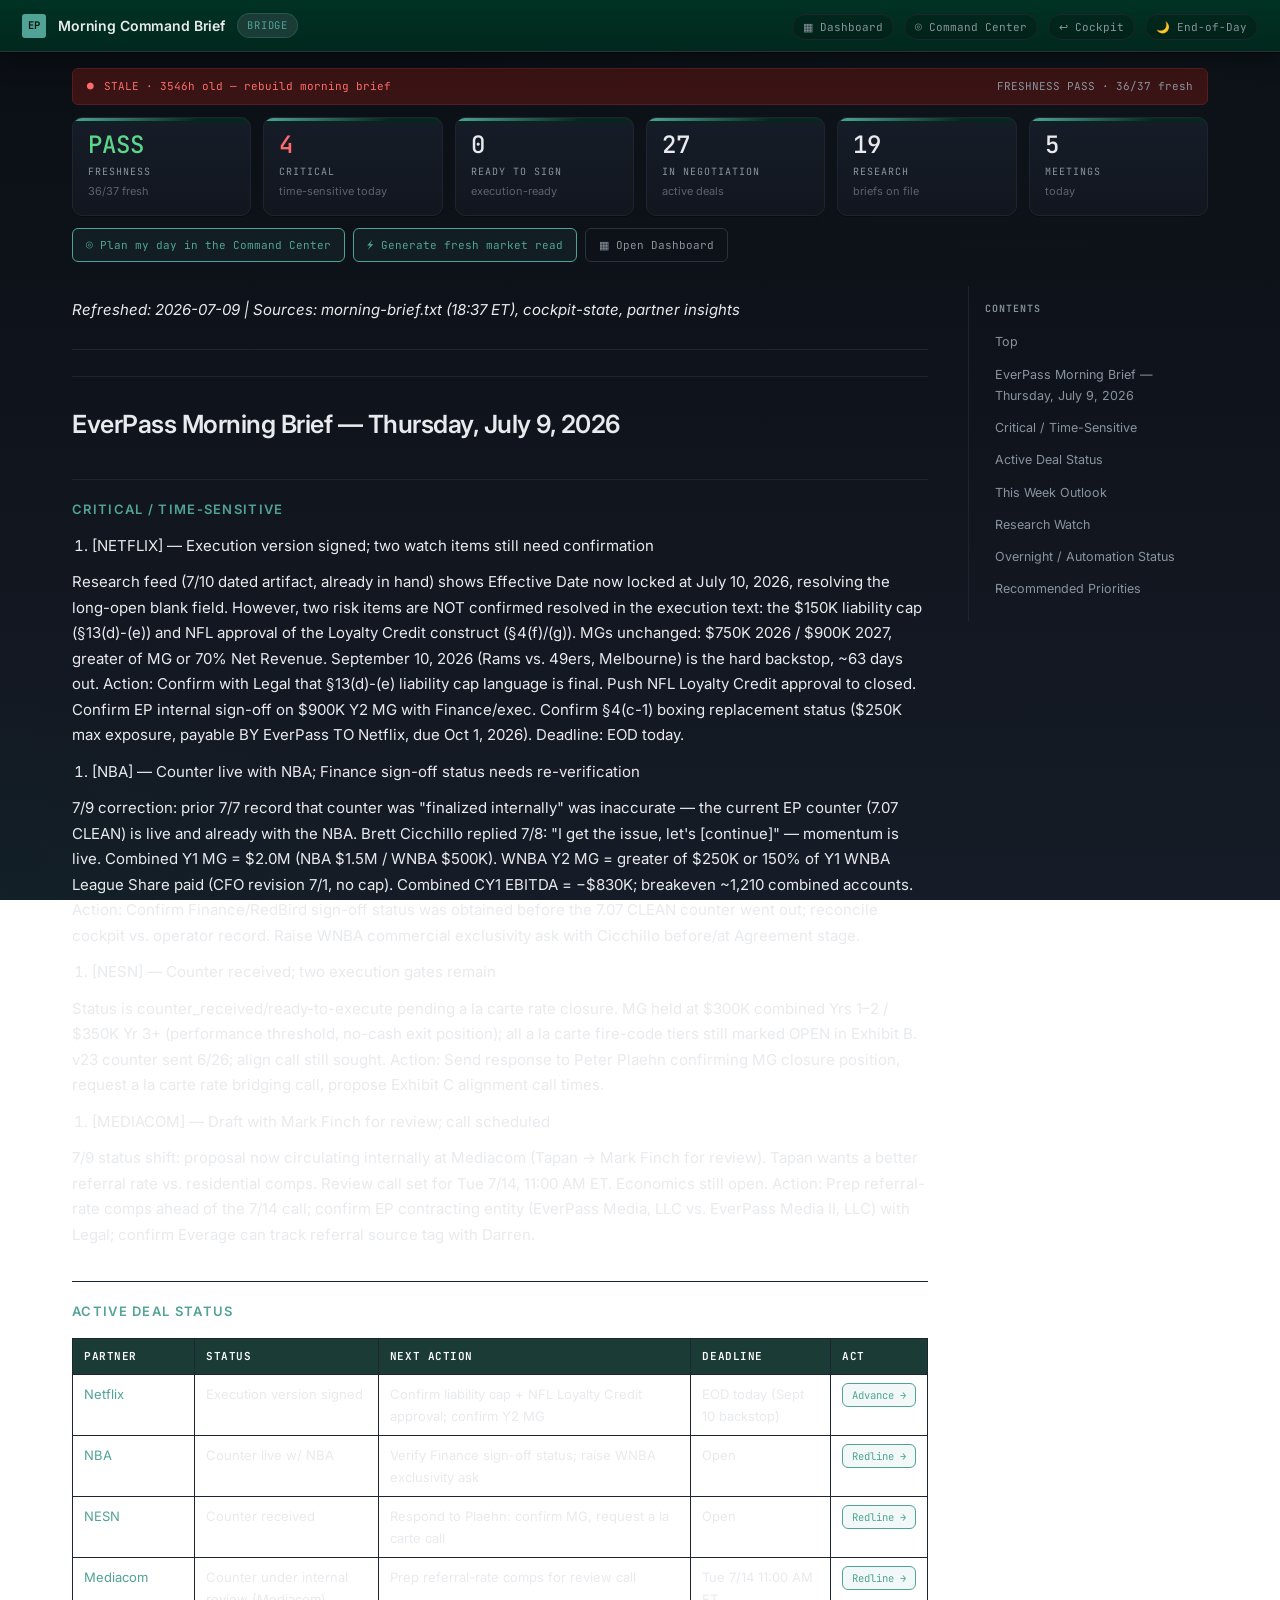
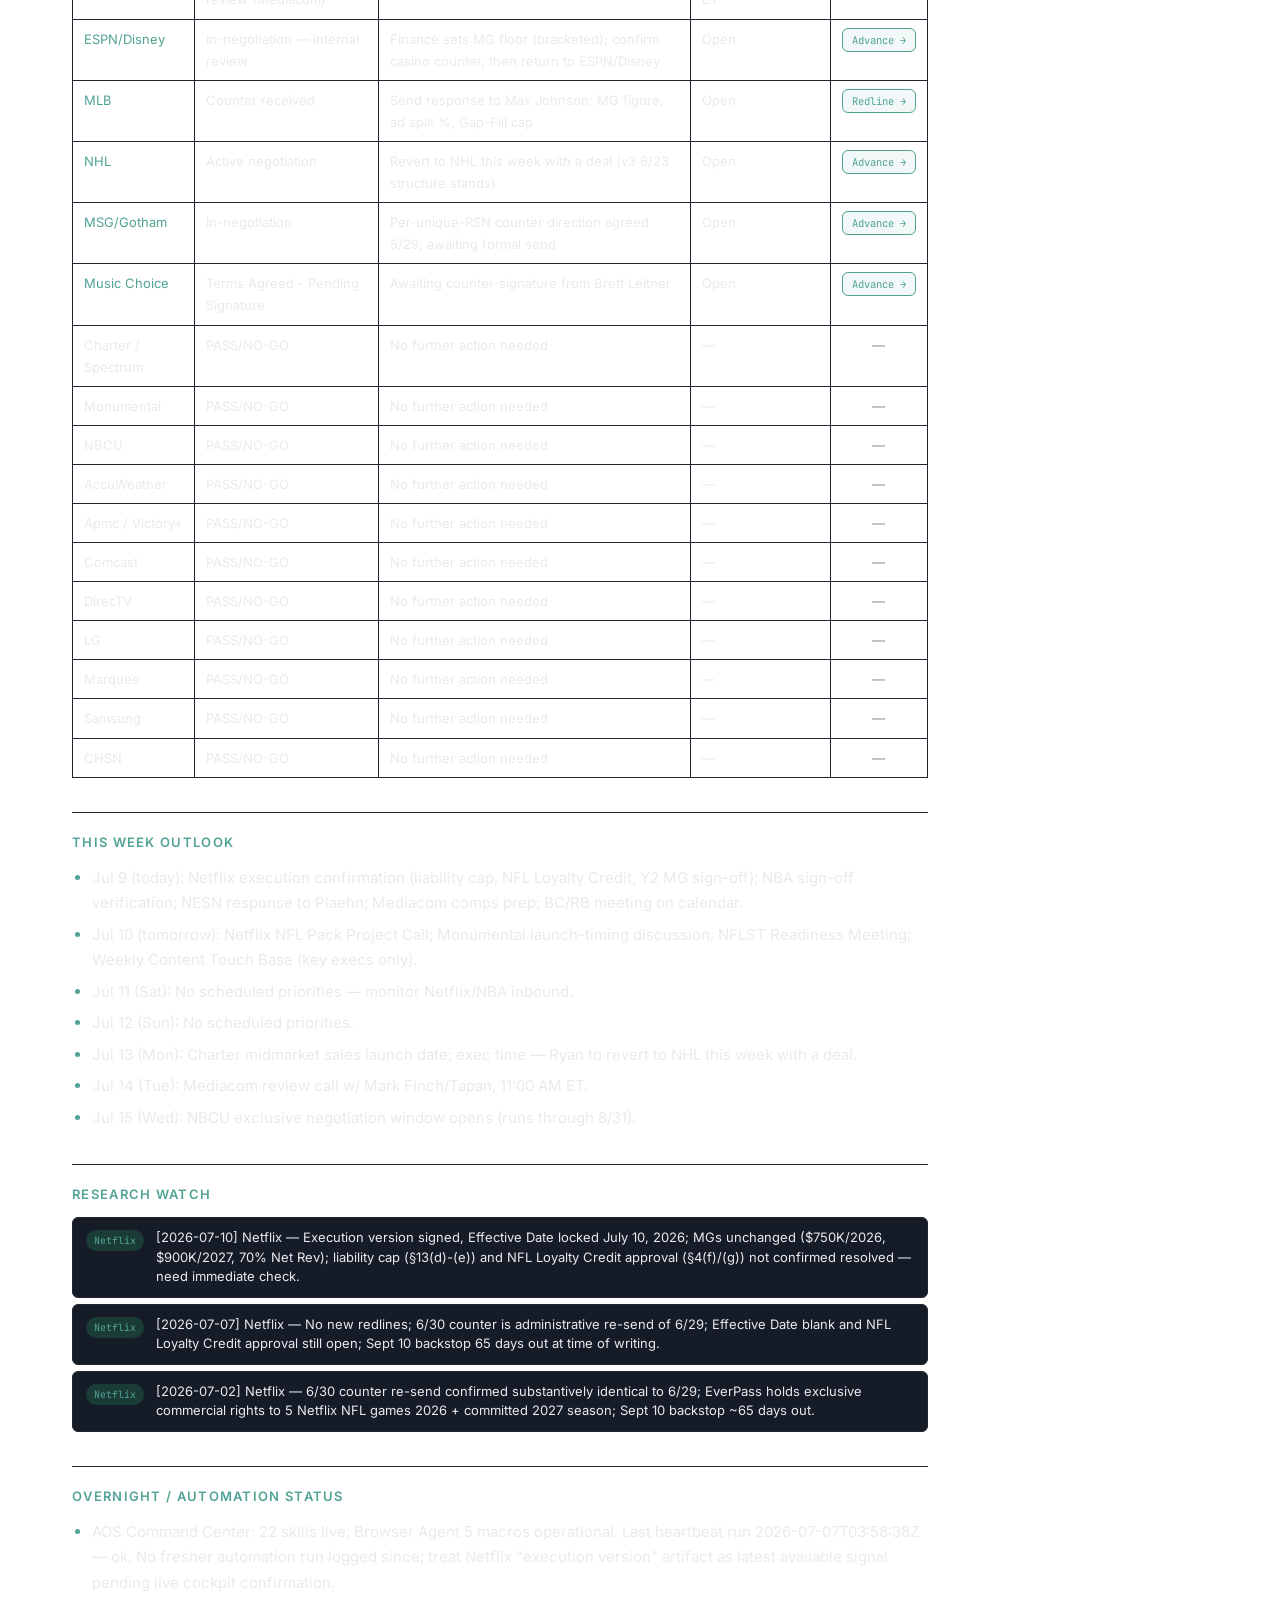
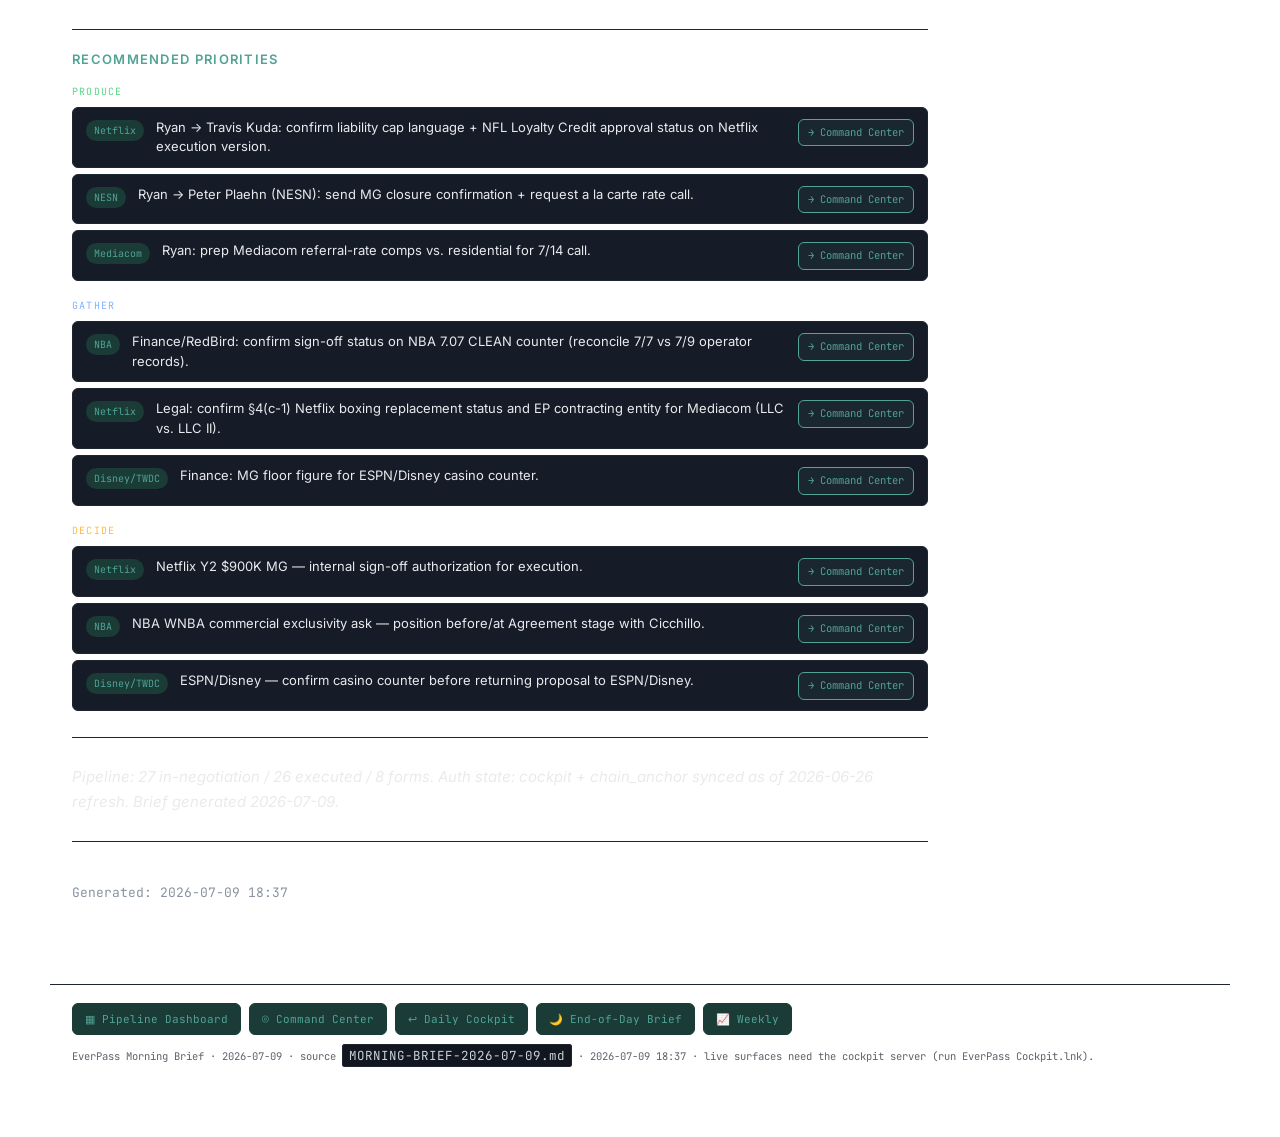
<file: data/mobile/MORNING-BRIEF-LATEST.html>
<!DOCTYPE html>
<html lang="en">
<head>
<meta charset="UTF-8">
<meta name="viewport" content="width=device-width, initial-scale=1.0">
<title>Morning Brief &middot; 2026-07-09 &middot; EverPass</title>
<link rel="preconnect" href="https://fonts.googleapis.com">
<link href="https://fonts.googleapis.com/css2?family=Inter:wght@300;400;500;600;700&family=JetBrains+Mono:wght@300;400;500&display=swap" rel="stylesheet">
<style>
:root{
  --bg-0:#0a0e14;--bg-1:#11161f;--bg-2:#161c27;--anchor:#003224;--anchor-soft:#01281c;
  --teal:#51a395;--teal-soft:#1a3b36;--teal-glow:rgba(81,163,149,0.18);
  --amber:#ffb84d;--red:#ff6b6b;--green:#5cd68a;
  --line:#1f2530;--line-strong:#2b323f;--ink:#e8eaed;--muted:#8a939e;--mute-deep:#5b626c;
  --text-bright:#ffffff;--code-bg:#11161f;--code-text:#c9d1d9;
  --font-display:'Inter',ui-sans-serif,system-ui,sans-serif;
  --font-mono:'JetBrains Mono','SF Mono',ui-monospace,Menlo,Consolas,monospace;
  --r-sharp:3px;--r-comfy:6px;--r-gen:10px;--r-pill:9999px;
  --shadow-card:inset 0 1px 0 rgba(255,255,255,0.02),0 1px 0 rgba(0,0,0,0.4);
}
*{box-sizing:border-box}html{scroll-behavior:smooth}
body{margin:0;min-height:100vh;color:var(--ink);font-family:var(--font-display);
  font-size:15px;line-height:1.7;-webkit-font-smoothing:antialiased;
  background:
   radial-gradient(1200px 600px at 80% -10%,rgba(81,163,149,0.05),transparent 60%),
   radial-gradient(900px 500px at -10% 110%,rgba(0,50,36,0.25),transparent 65%),
   linear-gradient(180deg,var(--bg-0) 0%,var(--bg-1) 60%,var(--bg-2) 100%);
  background-attachment:fixed}
.mono{font-family:var(--font-mono)}.muted{color:var(--muted)}
a{color:var(--teal);text-decoration:none}a:hover{text-decoration:underline}
/* topbar */
.topbar{position:sticky;top:0;z-index:50;height:52px;
  background:linear-gradient(180deg,var(--anchor) 0%,var(--anchor-soft) 100%);
  border-bottom:1px solid var(--line-strong);display:flex;align-items:center;gap:12px;
  padding:0 22px;box-shadow:0 1px 0 rgba(0,0,0,0.6),0 8px 24px rgba(0,0,0,0.35)}
.brand-mark{width:24px;height:24px;border-radius:var(--r-sharp);background:var(--teal);
  color:#001a12;font-weight:700;font-size:10.5px;display:flex;align-items:center;
  justify-content:center;font-family:var(--font-mono)}
.brand-title{font-size:14px;font-weight:600;letter-spacing:-.01em;color:var(--ink)}
.brand-sub{font-family:var(--font-mono);font-size:10.5px;color:var(--teal);
  background:var(--teal-soft);padding:3px 9px;border-radius:var(--r-pill);
  letter-spacing:.08em;text-transform:uppercase;border:1px solid rgba(81,163,149,0.25)}
.spacer{flex:1}
.topnav a{font-family:var(--font-mono);font-size:11px;color:var(--muted);padding:5px 10px;
  border-radius:var(--r-pill);border:1px solid var(--line);background:rgba(0,0,0,0.18);
  text-decoration:none;margin-left:6px}
.topnav a:hover{color:var(--teal);border-color:var(--teal)}
.toc-toggle{display:none;background:transparent;color:var(--teal);border:1px solid var(--line);
  padding:5px 10px;border-radius:var(--r-pill);font-family:var(--font-mono);font-size:11px;cursor:pointer;margin-left:6px}
/* head band: freshness + counters */
.band{max-width:1180px;margin:0 auto;padding:16px 22px 0}
#fresh-banner{display:flex;align-items:center;gap:10px;font-family:var(--font-mono);font-size:11px;
  padding:8px 14px;border-radius:var(--r-comfy);margin:0 0 12px;border:1px solid var(--line)}
#fresh-banner.g{background:#0f3b36;color:var(--green);border-color:#15524a}
#fresh-banner.a{background:#3a2a0d;color:var(--amber);border-color:#5a430f}
#fresh-banner.r{background:#3a1414;color:var(--red);border-color:#5a1d1d}
.counters{display:grid;grid-template-columns:repeat(auto-fit,minmax(150px,1fr));gap:12px}
.counter{background:linear-gradient(180deg,var(--anchor-soft) 0%,var(--bg-2) 8%,var(--bg-1) 100%);
  border:1px solid var(--line);border-radius:var(--r-gen);padding:14px 15px;box-shadow:var(--shadow-card);
  position:relative;overflow:hidden;cursor:pointer;transition:border-color .18s,box-shadow .18s}
.counter:hover{border-color:var(--teal);box-shadow:0 0 0 1px var(--teal),var(--shadow-card)}
.counter::before{content:"";position:absolute;left:0;top:0;height:3px;width:100%;
  background:linear-gradient(90deg,var(--teal) 0%,transparent 70%)}
.counter .num{font-family:var(--font-mono);font-size:24px;font-weight:500;line-height:1.1}
.counter .lab{font-family:var(--font-mono);font-size:10px;text-transform:uppercase;letter-spacing:.1em;color:var(--muted);margin-top:5px}
.counter .sub{font-size:11px;color:var(--mute-deep);margin-top:2px}
.counter.g .num{color:var(--green)}.counter.a .num{color:var(--amber)}.counter.r .num{color:var(--red)}
.actionbar{display:flex;gap:8px;flex-wrap:wrap;align-items:center;margin:12px 0 0}
.abtn{font-family:var(--font-mono);font-size:11px;color:var(--teal);border:1px solid var(--teal);
  background:rgba(81,163,149,0.08);padding:7px 13px;border-radius:var(--r-comfy);text-decoration:none}
.abtn:hover{background:var(--teal);color:#001a12;text-decoration:none}
.abtn.ghost{border-color:var(--line-strong);color:var(--muted);background:transparent}
.abtn.ghost:hover{border-color:var(--teal);color:var(--teal)}
/* layout */
.layout{max-width:1180px;margin:0 auto;display:grid;grid-template-columns:1fr 240px;gap:40px;padding:24px 22px 32px}
main{min-width:0}
aside.toc{position:sticky;top:72px;align-self:start;max-height:calc(100vh - 96px);overflow-y:auto;
  padding:14px 0 14px 16px;border-left:1px solid var(--line);font-size:12.5px}
aside.toc h2{color:var(--muted);font-size:10px;font-weight:600;letter-spacing:.1em;text-transform:uppercase;
  margin:0 0 10px;border:none;padding:0;font-family:var(--font-mono)}
aside.toc ul{list-style:none;padding:0;margin:0}aside.toc li{margin:3px 0}
aside.toc a{color:var(--muted);display:block;padding:4px 8px;border-radius:var(--r-sharp);border-left:2px solid transparent}
aside.toc a:hover{color:var(--teal);background:rgba(81,163,149,0.06);border-left-color:var(--teal);text-decoration:none}
/* prose */
h1{font-size:25px;font-weight:600;color:var(--ink);margin:0 0 6px;letter-spacing:-.02em}
h2{font-size:13px;font-weight:600;color:var(--teal);text-transform:uppercase;letter-spacing:.1em;
  margin:34px 0 12px;padding-top:18px;border-top:1px solid var(--line);scroll-margin-top:72px}
h3{font-size:15px;font-weight:600;color:var(--ink);margin:20px 0 8px}
p{margin:11px 0}strong,b{color:var(--text-bright);font-weight:600}em,i{color:var(--ink);font-style:italic}
code{background:var(--code-bg);border:1px solid var(--line);padding:2px 6px;border-radius:var(--r-sharp);
  font-family:var(--font-mono);font-size:12.5px;color:var(--code-text)}
pre{background:var(--code-bg);border:1px solid var(--line);padding:12px;border-radius:var(--r-comfy);
  overflow-x:auto;font-family:var(--font-mono);font-size:12.5px;color:var(--code-text);line-height:1.5}
pre code{background:none;border:none;padding:0}
blockquote{border-left:3px solid var(--teal);margin:14px 0;padding:8px 16px;
  background:rgba(81,163,149,0.04);border-radius:0 var(--r-comfy) var(--r-comfy) 0}
blockquote p{margin:0;color:var(--muted)}
ul,ol{padding-left:20px;margin:11px 0}ul li,ol li{margin:6px 0}ul li::marker{color:var(--teal)}
.table-wrap{overflow-x:auto;margin:16px 0}
table{width:100%;border-collapse:collapse;font-size:13px}
th,td{border:1px solid var(--line);padding:8px 11px;text-align:left;vertical-align:top}
th{background:var(--teal-soft);color:var(--text-bright);font-weight:600;font-family:var(--font-mono);
  font-size:11px;text-transform:uppercase;letter-spacing:.05em}
tr:nth-child(even) td{background:rgba(255,255,255,0.015)}
.deal-table td.act{white-space:nowrap;text-align:center}
.rbtn{font-family:var(--font-mono);font-size:10.5px;color:var(--teal);border:1px solid var(--teal);
  background:rgba(81,163,149,0.08);padding:4px 9px;border-radius:var(--r-comfy);text-decoration:none;white-space:nowrap}
.rbtn:hover{background:var(--teal);color:#001a12;text-decoration:none}
/* Routed action lanes (Recommended Priorities + Research Watch) — EOD Move-Forward parity */
.lane{margin:8px 0 16px}
.lane-label{font-family:var(--font-mono);font-size:10px;letter-spacing:.12em;text-transform:uppercase;color:var(--teal);margin:0 0 7px}
.lane-label.produce{color:var(--green)}.lane-label.decide{color:var(--amber)}
.lane-label.gather{color:#7fb3ff}.lane-label.critical{color:var(--red)}
.row{display:flex;align-items:flex-start;gap:12px;padding:10px 13px;border:1px solid var(--line);border-radius:var(--r-comfy);background:var(--bg-2);margin:6px 0}
.row:hover{border-color:var(--line-strong)}
.row .pn{font-family:var(--font-mono);font-size:10px;color:var(--teal);background:var(--teal-soft);padding:2px 8px;border-radius:var(--r-pill);white-space:nowrap;flex-shrink:0;margin-top:2px}
.row .body{flex:1;min-width:0}
.row .txt{font-size:13px;color:var(--ink);line-height:1.5}
.row .acts{flex-shrink:0}
.row .acts .rbtn{display:inline-block}
hr{border:none;border-top:1px solid var(--line);margin:26px 0}
.subtitle{color:var(--muted);font-size:13px;margin:0 0 18px;font-family:var(--font-mono)}
footer{max-width:1180px;margin:30px auto 0;padding:18px 22px 70px;color:var(--mute-deep);
  font-family:var(--font-mono);font-size:10.5px;border-top:1px solid var(--line)}
.connectors{display:flex;gap:8px;flex-wrap:wrap;margin-bottom:10px}
.connectors a{font-family:var(--font-mono);font-size:11px;color:var(--teal);border:1px solid var(--teal-soft);
  background:var(--teal-soft);padding:6px 12px;border-radius:var(--r-comfy)}
.connectors a:hover{background:var(--teal);color:#001a12;text-decoration:none}
@media (max-width:900px){
  .layout{grid-template-columns:1fr;gap:12px;padding:16px}
  aside.toc{position:fixed;top:52px;right:0;width:78%;max-width:320px;background:var(--bg-1);
    border-left:1px solid var(--line);padding:18px 16px;transform:translateX(100%);
    transition:transform .25s ease;box-shadow:-8px 0 32px rgba(0,0,0,0.4);z-index:40;max-height:calc(100vh - 52px)}
  aside.toc.open{transform:translateX(0)}
  .toc-toggle{display:inline-block}
  .counters{grid-template-columns:repeat(2,1fr)}
}
</style>
</head>
<body id="top">

<header class="topbar">
  <div class="brand-mark">EP</div>
  <div class="brand-title">Morning Command Brief</div>
  <div class="brand-sub">Bridge</div>
  <div class="spacer"></div>
  <nav class="topnav">
    <a href="https://dashboard.everpasspipeline.com" target="_blank">&#9638; Dashboard</a>
    <a href="http://127.0.0.1:8787/command-center-v2.html" target="_blank">&#9678; Command Center</a>
    <a href="http://127.0.0.1:8787/everpass-daily-cockpit-v3-preview-2026-05-04.html" target="_blank">&#8617; Cockpit</a>
    <a href="EOD-BRIEF-LATEST.html">&#127769; End-of-Day</a>
  </nav>
  <button class="toc-toggle" id="toc-toggle" aria-label="Toggle contents">Contents</button>
</header>

<div class="band">
  <div id="fresh-banner" class="g" data-gen="2026-07-09T18:37:23.628383-07:00">
    <span>&#9679;</span><span id="fresh-text">Fresh &middot; built 18:37</span>
    <span class="spacer"></span>
    <span class="muted">FRESHNESS PASS &middot; 36/37 fresh</span>
  </div>
  <div class="counters"><div class="counter g" onclick="window.open('https://dashboard.everpasspipeline.com','_blank')"><div class="num">PASS</div><div class="lab">Freshness</div><div class="sub">36/37 fresh</div></div><div class="counter r" onclick="document.getElementById('critical-time-sensitive').scrollIntoView({behavior:'smooth'})"><div class="num">4</div><div class="lab">Critical</div><div class="sub">time-sensitive today</div></div><div class="counter " onclick="document.getElementById('active-deal-status').scrollIntoView({behavior:'smooth'})"><div class="num">0</div><div class="lab">Ready to Sign</div><div class="sub">execution-ready</div></div><div class="counter " onclick="window.open('https://dashboard.everpasspipeline.com','_blank')"><div class="num">27</div><div class="lab">In Negotiation</div><div class="sub">active deals</div></div><div class="counter " onclick="var e=document.getElementById('research-watch');if(e)e.scrollIntoView({behavior:'smooth'})"><div class="num">19</div><div class="lab">Research</div><div class="sub">briefs on file</div></div><div class="counter " onclick="var e=document.getElementById('this-week-outlook');if(e)e.scrollIntoView({behavior:'smooth'})"><div class="num">5</div><div class="lab">Meetings</div><div class="sub">today</div></div></div>
  <div class="actionbar">
    <a class="abtn" href="http://127.0.0.1:8787/command-center-v2.html?ask=Walk%20me%20through%20today%3A%20what%20to%20produce%2C%20gather%20and%20decide%20first.%20Use%20the%20morning%20brief%20priorities." target="_blank">&#9678; Plan my day in the Command Center</a>
    <a class="abtn" href="http://127.0.0.1:8787/command-center-v2.html?ask=/ep-market-research%20%E2%80%94%20surface%20this%20week%27s%20competitive%20and%20market%20developments%20across%20active%20EverPass%20partners.%20Cite%20sources%2C%20file%20to%20research-feed." target="_blank">&#9889; Generate fresh market read</a>
    <a class="abtn ghost" href="https://dashboard.everpasspipeline.com" target="_blank">&#9638; Open Dashboard</a>
  </div>
</div>

<div class="layout">
<main>
<p><em>Refreshed: 2026-07-09 | Sources: morning-brief.txt (18:37 ET), cockpit-state, partner insights</em></p>
<hr>
<hr>
<h1 id="everpass-morning-brief-thursday-july-9-2026">EverPass Morning Brief — Thursday, July 9, 2026</h1>
<h2 id="critical-time-sensitive">Critical / Time-Sensitive</h2>
<ol>
<li>[NETFLIX] — Execution version signed; two watch items still need confirmation</li>
</ol>
<p>   Research feed (7/10 dated artifact, already in hand) shows Effective Date now locked at July 10, 2026, resolving the long-open blank field. However, two risk items are NOT confirmed resolved in the execution text: the $150K liability cap (§13(d)-(e)) and NFL approval of the Loyalty Credit construct (§4(f)/(g)). MGs unchanged: $750K 2026 / $900K 2027, greater of MG or 70% Net Revenue. September 10, 2026 (Rams vs. 49ers, Melbourne) is the hard backstop, ~63 days out.    Action: Confirm with Legal that §13(d)-(e) liability cap language is final. Push NFL Loyalty Credit approval to closed. Confirm EP internal sign-off on $900K Y2 MG with Finance/exec. Confirm §4(c-1) boxing replacement status ($250K max exposure, payable BY EverPass TO Netflix, due Oct 1, 2026). Deadline: EOD today.</p>
<ol>
<li>[NBA] — Counter live with NBA; Finance sign-off status needs re-verification</li>
</ol>
<p>   7/9 correction: prior 7/7 record that counter was "finalized internally" was inaccurate — the current EP counter (7.07 CLEAN) is live and already with the NBA. Brett Cicchillo replied 7/8: "I get the issue, let's [continue]" — momentum is live. Combined Y1 MG = $2.0M (NBA $1.5M / WNBA $500K). WNBA Y2 MG = greater of $250K or 150% of Y1 WNBA League Share paid (CFO revision 7/1, no cap). Combined CY1 EBITDA = −$830K; breakeven ~1,210 combined accounts.    Action: Confirm Finance/RedBird sign-off status was obtained before the 7.07 CLEAN counter went out; reconcile cockpit vs. operator record. Raise WNBA commercial exclusivity ask with Cicchillo before/at Agreement stage.</p>
<ol>
<li>[NESN] — Counter received; two execution gates remain</li>
</ol>
<p>   Status is counter_received/ready-to-execute pending a la carte rate closure. MG held at $300K combined Yrs 1–2 / $350K Yr 3+ (performance threshold, no-cash exit position); all a la carte fire-code tiers still marked OPEN in Exhibit B. v23 counter sent 6/26; align call still sought.    Action: Send response to Peter Plaehn confirming MG closure position, request a la carte rate bridging call, propose Exhibit C alignment call times.</p>
<ol>
<li>[MEDIACOM] — Draft with Mark Finch for review; call scheduled</li>
</ol>
<p>   7/9 status shift: proposal now circulating internally at Mediacom (Tapan → Mark Finch for review). Tapan wants a better referral rate vs. residential comps. Review call set for Tue 7/14, 11:00 AM ET. Economics still open.    Action: Prep referral-rate comps ahead of the 7/14 call; confirm EP contracting entity (EverPass Media, LLC vs. EverPass Media II, LLC) with Legal; confirm Everage can track referral source tag with Darren.</p>
<h2 id="active-deal-status">Active Deal Status</h2>
<div class="table-wrap"><table class="deal-table"><thead><tr>
<th>Partner</th>
<th>Status</th>
<th>Next Action</th>
<th>Deadline</th>
<th>Act</th></tr></thead><tbody>
<tr><td><a href="https://dashboard.everpasspipeline.com" target="_blank" title="open in Dashboard">Netflix</a></td><td>Execution version signed</td><td>Confirm liability cap + NFL Loyalty Credit approval; confirm Y2 MG</td><td>EOD today (Sept 10 backstop)</td><td class="act"><a class="rbtn" href="http://127.0.0.1:8787/command-center-v2.html?ask=Netflix%3A%20Confirm%20liability%20cap%20%2B%20NFL%20Loyalty%20Credit%20approval%3B%20confirm%20Y2%20MG.%20Recommend%20the%20right%20skill%20%28exec-communication%20/%20meeting-prep%20/%20ep-redline%29%20and%20draft.%20Draft%20only." target="_blank" title="route into Command Center">Advance →</a></td></tr>
<tr><td><a href="https://dashboard.everpasspipeline.com" target="_blank" title="open in Dashboard">NBA</a></td><td>Counter live w/ NBA</td><td>Verify Finance sign-off status; raise WNBA exclusivity ask</td><td>Open</td><td class="act"><a class="rbtn" href="http://127.0.0.1:8787/command-center-v2.html?ask=/ep-redline%20NBA%20%E2%80%94%20Verify%20Finance%20sign-off%20status%3B%20raise%20WNBA%20exclusivity%20ask.%20Stage%20the%20redline%20%2B%20suggested%20response.%20Draft%20only." target="_blank" title="route into Command Center">Redline →</a></td></tr>
<tr><td><a href="https://dashboard.everpasspipeline.com" target="_blank" title="open in Dashboard">NESN</a></td><td>Counter received</td><td>Respond to Plaehn: confirm MG, request a la carte call</td><td>Open</td><td class="act"><a class="rbtn" href="http://127.0.0.1:8787/command-center-v2.html?ask=/ep-redline%20NESN%20%E2%80%94%20Respond%20to%20Plaehn%3A%20confirm%20MG%2C%20request%20a%20la%20carte%20call.%20Stage%20the%20redline%20%2B%20suggested%20response.%20Draft%20only." target="_blank" title="route into Command Center">Redline →</a></td></tr>
<tr><td><a href="https://dashboard.everpasspipeline.com" target="_blank" title="open in Dashboard">Mediacom</a></td><td>Counter under internal review (Mediacom)</td><td>Prep referral-rate comps for review call</td><td>Tue 7/14 11:00 AM ET</td><td class="act"><a class="rbtn" href="http://127.0.0.1:8787/command-center-v2.html?ask=/ep-redline%20Mediacom%20%E2%80%94%20Prep%20referral-rate%20comps%20for%20review%20call.%20Stage%20the%20redline%20%2B%20suggested%20response.%20Draft%20only." target="_blank" title="route into Command Center">Redline →</a></td></tr>
<tr><td><a href="https://dashboard.everpasspipeline.com" target="_blank" title="open in Dashboard">ESPN/Disney</a></td><td>In-negotiation — internal review</td><td>Finance sets MG floor (bracketed); confirm casino counter, then return to ESPN/Disney</td><td>Open</td><td class="act"><a class="rbtn" href="http://127.0.0.1:8787/command-center-v2.html?ask=ESPN/Disney%3A%20Finance%20sets%20MG%20floor%20%28bracketed%29%3B%20confirm%20casino%20counter%2C%20then%20return%20to%20ESPN/Disney.%20Recommend%20the%20right%20skill%20%28exec-communication%20/%20meeting-prep%20/%20ep-redline%29%20and%20draft.%20Draft%20only." target="_blank" title="route into Command Center">Advance →</a></td></tr>
<tr><td><a href="https://dashboard.everpasspipeline.com" target="_blank" title="open in Dashboard">MLB</a></td><td>Counter received</td><td>Send response to Max Johnson: MG figure, ad split %, Gap-Fill cap</td><td>Open</td><td class="act"><a class="rbtn" href="http://127.0.0.1:8787/command-center-v2.html?ask=/ep-redline%20MLB%20%E2%80%94%20Send%20response%20to%20Max%20Johnson%3A%20MG%20figure%2C%20ad%20split%20%25%2C%20Gap-Fill%20cap.%20Stage%20the%20redline%20%2B%20suggested%20response.%20Draft%20only." target="_blank" title="route into Command Center">Redline →</a></td></tr>
<tr><td><a href="https://dashboard.everpasspipeline.com" target="_blank" title="open in Dashboard">NHL</a></td><td>Active negotiation</td><td>Revert to NHL this week with a deal (v3 6/23 structure stands)</td><td>Open</td><td class="act"><a class="rbtn" href="http://127.0.0.1:8787/command-center-v2.html?ask=NHL%3A%20Revert%20to%20NHL%20this%20week%20with%20a%20deal%20%28v3%206/23%20structure%20stands%29.%20Recommend%20the%20right%20skill%20%28exec-communication%20/%20meeting-prep%20/%20ep-redline%29%20and%20draft.%20Draft%20only." target="_blank" title="route into Command Center">Advance →</a></td></tr>
<tr><td><a href="https://dashboard.everpasspipeline.com" target="_blank" title="open in Dashboard">MSG/Gotham</a></td><td>In-negotiation</td><td>Per-unique-RSN counter direction agreed 5/29; awaiting formal send</td><td>Open</td><td class="act"><a class="rbtn" href="http://127.0.0.1:8787/command-center-v2.html?ask=MSG/Gotham%3A%20Per-unique-RSN%20counter%20direction%20agreed%205/29%3B%20awaiting%20formal%20send.%20Recommend%20the%20right%20skill%20%28exec-communication%20/%20meeting-prep%20/%20ep-redline%29%20and%20draft.%20Draft%20only." target="_blank" title="route into Command Center">Advance →</a></td></tr>
<tr><td><a href="https://dashboard.everpasspipeline.com" target="_blank" title="open in Dashboard">Music Choice</a></td><td>Terms Agreed - Pending Signature</td><td>Awaiting counter-signature from Brett Leitner</td><td>Open</td><td class="act"><a class="rbtn" href="http://127.0.0.1:8787/command-center-v2.html?ask=Music%20Choice%3A%20Awaiting%20counter-signature%20from%20Brett%20Leitner.%20Recommend%20the%20right%20skill%20%28exec-communication%20/%20meeting-prep%20/%20ep-redline%29%20and%20draft.%20Draft%20only." target="_blank" title="route into Command Center">Advance →</a></td></tr>
<tr><td>Charter / Spectrum</td><td>PASS/NO-GO</td><td>No further action needed</td><td>—</td><td class="act muted">—</td></tr>
<tr><td>Monumental</td><td>PASS/NO-GO</td><td>No further action needed</td><td>—</td><td class="act muted">—</td></tr>
<tr><td>NBCU</td><td>PASS/NO-GO</td><td>No further action needed</td><td>—</td><td class="act muted">—</td></tr>
<tr><td>AccuWeather</td><td>PASS/NO-GO</td><td>No further action needed</td><td>—</td><td class="act muted">—</td></tr>
<tr><td>Apmc / Victory+</td><td>PASS/NO-GO</td><td>No further action needed</td><td>—</td><td class="act muted">—</td></tr>
<tr><td>Comcast</td><td>PASS/NO-GO</td><td>No further action needed</td><td>—</td><td class="act muted">—</td></tr>
<tr><td>DirecTV</td><td>PASS/NO-GO</td><td>No further action needed</td><td>—</td><td class="act muted">—</td></tr>
<tr><td>LG</td><td>PASS/NO-GO</td><td>No further action needed</td><td>—</td><td class="act muted">—</td></tr>
<tr><td>Marquee</td><td>PASS/NO-GO</td><td>No further action needed</td><td>—</td><td class="act muted">—</td></tr>
<tr><td>Samsung</td><td>PASS/NO-GO</td><td>No further action needed</td><td>—</td><td class="act muted">—</td></tr>
<tr><td>CHSN</td><td>PASS/NO-GO</td><td>No further action needed</td><td>—</td><td class="act muted">—</td></tr>
</tbody></table></div>
<h2 id="this-week-outlook">This Week Outlook</h2>
<ul>
<li>Jul 9 (today): Netflix execution confirmation (liability cap, NFL Loyalty Credit, Y2 MG sign-off); NBA sign-off verification; NESN response to Plaehn; Mediacom comps prep; BC/RB meeting on calendar.</li>
<li>Jul 10 (tomorrow): Netflix NFL Pack Project Call; Monumental launch-timing discussion; NFLST Readiness Meeting; Weekly Content Touch Base (key execs only).</li>
<li>Jul 11 (Sat): No scheduled priorities — monitor Netflix/NBA inbound.</li>
<li>Jul 12 (Sun): No scheduled priorities.</li>
<li>Jul 13 (Mon): Charter midmarket sales launch date; exec time — Ryan to revert to NHL this week with a deal.</li>
<li>Jul 14 (Tue): Mediacom review call w/ Mark Finch/Tapan, 11:00 AM ET.</li>
<li>Jul 15 (Wed): NBCU exclusive negotiation window opens (runs through 8/31).</li>
</ul>
<h2 id="research-watch">Research Watch</h2>
<div class="lane"><div class="row"><span class="pn">Netflix</span><div class="body"><div class="txt">[2026-07-10] Netflix — Execution version signed, Effective Date locked July 10, 2026; MGs unchanged ($750K/2026, $900K/2027, 70% Net Rev); liability cap (§13(d)-(e)) and NFL Loyalty Credit approval (§4(f)/(g)) not confirmed resolved — need immediate check.</div></div></div><div class="row"><span class="pn">Netflix</span><div class="body"><div class="txt">[2026-07-07] Netflix — No new redlines; 6/30 counter is administrative re-send of 6/29; Effective Date blank and NFL Loyalty Credit approval still open; Sept 10 backstop 65 days out at time of writing.</div></div></div><div class="row"><span class="pn">Netflix</span><div class="body"><div class="txt">[2026-07-02] Netflix — 6/30 counter re-send confirmed substantively identical to 6/29; EverPass holds exclusive commercial rights to 5 Netflix NFL games 2026 + committed 2027 season; Sept 10 backstop ~65 days out.</div></div></div></div>
<h2 id="overnight-automation-status">Overnight / Automation Status</h2>
<ul>
<li>AOS Command Center: 22 skills live; Browser Agent 5 macros operational. Last heartbeat run 2026-07-07T03:58:38Z — ok. No fresher automation run logged since; treat Netflix "execution version" artifact as latest available signal pending live cockpit confirmation.</li>
</ul>
<h2 id="recommended-priorities">Recommended Priorities</h2>
<div class="lane"><div class="lane-label produce">PRODUCE</div><div class="row"><span class="pn">Netflix</span><div class="body"><div class="txt">Ryan → Travis Kuda: confirm liability cap language + NFL Loyalty Credit approval status on Netflix execution version.</div></div><div class="acts"><a class="rbtn" href="http://127.0.0.1:8787/command-center-v2.html?ask=Netflix%3A%20Ryan%20%E2%86%92%20Travis%20Kuda%3A%20confirm%20liability%20cap%20language%20%2B%20NFL%20Loyalty%20Credit%20approval%20status%20on%20Netflix%20execution%20version.%20%E2%80%94%20recommend%20the%20right%20skill%20%28exec-communication%20/%20ep-redline%20/%20meeting-prep%29%20and%20draft.%20Draft%20only." target="_blank">&rarr; Command Center</a></div></div><div class="row"><span class="pn">NESN</span><div class="body"><div class="txt">Ryan → Peter Plaehn (NESN): send MG closure confirmation + request a la carte rate call.</div></div><div class="acts"><a class="rbtn" href="http://127.0.0.1:8787/command-center-v2.html?ask=NESN%3A%20Ryan%20%E2%86%92%20Peter%20Plaehn%20%28NESN%29%3A%20send%20MG%20closure%20confirmation%20%2B%20request%20a%20la%20carte%20rate%20call.%20%E2%80%94%20recommend%20the%20right%20skill%20%28exec-communication%20/%20ep-redline%20/%20meeting-prep%29%20and%20draft.%20Draft%20only." target="_blank">&rarr; Command Center</a></div></div><div class="row"><span class="pn">Mediacom</span><div class="body"><div class="txt">Ryan: prep Mediacom referral-rate comps vs. residential for 7/14 call.</div></div><div class="acts"><a class="rbtn" href="http://127.0.0.1:8787/command-center-v2.html?ask=Mediacom%3A%20Ryan%3A%20prep%20Mediacom%20referral-rate%20comps%20vs.%20residential%20for%207/14%20call.%20%E2%80%94%20recommend%20the%20right%20skill%20%28exec-communication%20/%20ep-redline%20/%20meeting-prep%29%20and%20draft.%20Draft%20only." target="_blank">&rarr; Command Center</a></div></div></div>
<div class="lane"><div class="lane-label gather">GATHER</div><div class="row"><span class="pn">NBA</span><div class="body"><div class="txt">Finance/RedBird: confirm sign-off status on NBA 7.07 CLEAN counter (reconcile 7/7 vs 7/9 operator records).</div></div><div class="acts"><a class="rbtn" href="http://127.0.0.1:8787/command-center-v2.html?ask=NBA%3A%20Finance/RedBird%3A%20confirm%20sign-off%20status%20on%20NBA%207.07%20CLEAN%20counter%20%28reconcile%207/7%20vs%207/9%20operator%20records%29.%20%E2%80%94%20recommend%20the%20right%20skill%20%28exec-communication%20/%20ep-redline%20/%20meeting-prep%29%20and%20draft.%20Draft%20only." target="_blank">&rarr; Command Center</a></div></div><div class="row"><span class="pn">Netflix</span><div class="body"><div class="txt">Legal: confirm §4(c-1) Netflix boxing replacement status and EP contracting entity for Mediacom (LLC vs. LLC II).</div></div><div class="acts"><a class="rbtn" href="http://127.0.0.1:8787/command-center-v2.html?ask=Netflix%3A%20Legal%3A%20confirm%20%C2%A74%28c-1%29%20Netflix%20boxing%20replacement%20status%20and%20EP%20contracting%20entity%20for%20Mediacom%20%28LLC%20vs.%20LLC%20II%29.%20%E2%80%94%20recommend%20the%20right%20skill%20%28exec-communication%20/%20ep-redline%20/%20meeting-prep%29%20and%20draft.%20Draft%20only." target="_blank">&rarr; Command Center</a></div></div><div class="row"><span class="pn">Disney/TWDC</span><div class="body"><div class="txt">Finance: MG floor figure for ESPN/Disney casino counter.</div></div><div class="acts"><a class="rbtn" href="http://127.0.0.1:8787/command-center-v2.html?ask=Disney/TWDC%3A%20Finance%3A%20MG%20floor%20figure%20for%20ESPN/Disney%20casino%20counter.%20%E2%80%94%20recommend%20the%20right%20skill%20%28exec-communication%20/%20ep-redline%20/%20meeting-prep%29%20and%20draft.%20Draft%20only." target="_blank">&rarr; Command Center</a></div></div></div>
<div class="lane"><div class="lane-label decide">DECIDE</div><div class="row"><span class="pn">Netflix</span><div class="body"><div class="txt">Netflix Y2 $900K MG — internal sign-off authorization for execution.</div></div><div class="acts"><a class="rbtn" href="http://127.0.0.1:8787/command-center-v2.html?ask=Netflix%3A%20Netflix%20Y2%20%24900K%20MG%20%E2%80%94%20internal%20sign-off%20authorization%20for%20execution.%20%E2%80%94%20recommend%20the%20right%20skill%20%28exec-communication%20/%20ep-redline%20/%20meeting-prep%29%20and%20draft.%20Draft%20only." target="_blank">&rarr; Command Center</a></div></div><div class="row"><span class="pn">NBA</span><div class="body"><div class="txt">NBA WNBA commercial exclusivity ask — position before/at Agreement stage with Cicchillo.</div></div><div class="acts"><a class="rbtn" href="http://127.0.0.1:8787/command-center-v2.html?ask=NBA%3A%20NBA%20WNBA%20commercial%20exclusivity%20ask%20%E2%80%94%20position%20before/at%20Agreement%20stage%20with%20Cicchillo.%20%E2%80%94%20recommend%20the%20right%20skill%20%28exec-communication%20/%20ep-redline%20/%20meeting-prep%29%20and%20draft.%20Draft%20only." target="_blank">&rarr; Command Center</a></div></div><div class="row"><span class="pn">Disney/TWDC</span><div class="body"><div class="txt">ESPN/Disney — confirm casino counter before returning proposal to ESPN/Disney.</div></div><div class="acts"><a class="rbtn" href="http://127.0.0.1:8787/command-center-v2.html?ask=Disney/TWDC%3A%20ESPN/Disney%20%E2%80%94%20confirm%20casino%20counter%20before%20returning%20proposal%20to%20ESPN/Disney.%20%E2%80%94%20recommend%20the%20right%20skill%20%28exec-communication%20/%20ep-redline%20/%20meeting-prep%29%20and%20draft.%20Draft%20only." target="_blank">&rarr; Command Center</a></div></div></div>
<hr>
<p><em>Pipeline: 27 in-negotiation / 26 executed / 8 forms. Auth state: cockpit + chain_anchor synced as of 2026-06-26 refresh. Brief generated 2026-07-09.</em></p>
<hr>
<p class="subtitle" style="margin-top:40px">Generated: 2026-07-09 18:37</p>
</main>
<aside class="toc" id="toc">
  <h2>Contents</h2>
  <ul>
    
<li><a href="#top">Top</a></li>    <li><a href="#everpass-morning-brief-thursday-july-9-2026">EverPass Morning Brief — Thursday, July 9, 2026</a></li>      <li><a href="#critical-time-sensitive">Critical / Time-Sensitive</a></li>      <li><a href="#active-deal-status">Active Deal Status</a></li>      <li><a href="#this-week-outlook">This Week Outlook</a></li>      <li><a href="#research-watch">Research Watch</a></li>      <li><a href="#overnight-automation-status">Overnight / Automation Status</a></li>      <li><a href="#recommended-priorities">Recommended Priorities</a></li>
  </ul>
</aside>
</div>

<footer>
  <div class="connectors">
    <a href="https://dashboard.everpasspipeline.com" target="_blank">&#9638; Pipeline Dashboard</a>
    <a href="http://127.0.0.1:8787/command-center-v2.html" target="_blank">&#9678; Command Center</a>
    <a href="http://127.0.0.1:8787/everpass-daily-cockpit-v3-preview-2026-05-04.html" target="_blank">&#8617; Daily Cockpit</a>
    <a href="EOD-BRIEF-LATEST.html">&#127769; End-of-Day Brief</a>
    <a href="https://weekly.everpasspipeline.com" target="_blank">&#128200; Weekly</a>
  </div>
  EverPass Morning Brief &middot; 2026-07-09 &middot; source <code>MORNING-BRIEF-2026-07-09.md</code>
  &middot; 2026-07-09 18:37 &middot; live surfaces need the cockpit server (run EverPass Cockpit.lnk).
</footer>

<script>
(function(){
  var b=document.getElementById('fresh-banner');
  if(b){var gen=new Date(b.getAttribute('data-gen'));
    function tick(){var h=(Date.now()-gen.getTime())/3.6e6;var t=document.getElementById('fresh-text');
      b.classList.remove('g','a','r');
      if(h<=6){b.classList.add('g');t.textContent='Fresh · built '+gen.toTimeString().slice(0,5);}
      else if(h<=12){b.classList.add('a');t.textContent='Aging · '+h.toFixed(0)+'h old';}
      else{b.classList.add('r');t.textContent='STALE · '+h.toFixed(0)+'h old — rebuild morning brief';}}
    tick();setInterval(tick,60000);}
  var toggle=document.getElementById('toc-toggle'),toc=document.getElementById('toc');
  if(toggle&&toc){toggle.addEventListener('click',function(){toc.classList.toggle('open');});
    toc.querySelectorAll('a').forEach(function(a){a.addEventListener('click',function(){
      if(window.matchMedia('(max-width:900px)').matches)toc.classList.remove('open');});});}
})();
</script>
</body>
</html>
</file>
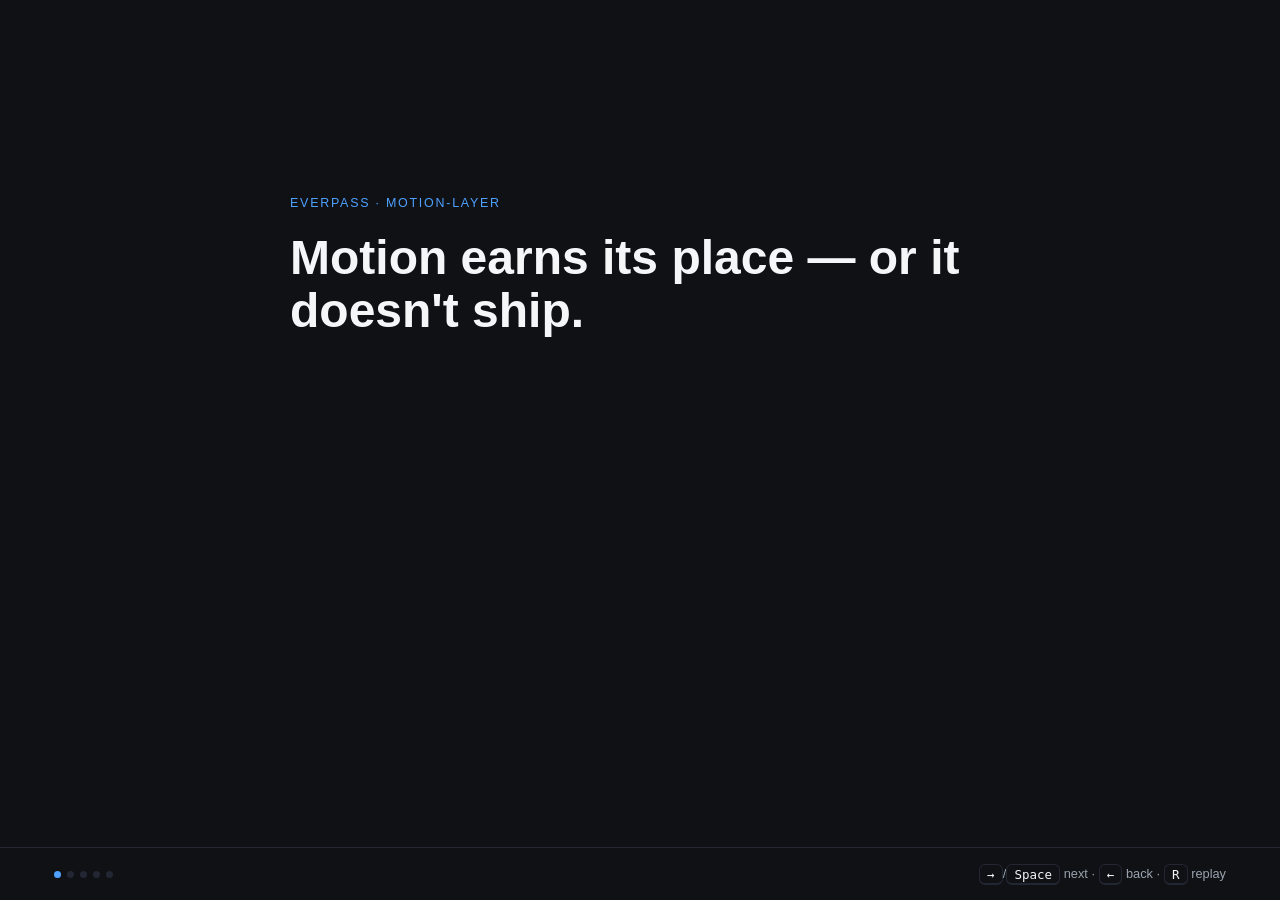
<file: EVERPASS/EVERPASS TOOLS/Presentations/motion-layer-reference-explainer.html>
<!DOCTYPE html>
<html lang="en">
<head>
<meta charset="UTF-8" />
<meta name="viewport" content="width=device-width, initial-scale=1.0" />
<title>MOTION-LAYER — reference explainer</title>
<!--
  MOTION-LAYER reference explainer (v1, 2026-06-30).
  A self-contained, worked example of the EverPass MOTION-LAYER conventions
  (EVERPASS TOOLS/Presentations/MOTION-LAYER.md; rule: .claude/rules/motion-layer.md).

  This demonstrates MOTION ONLY. It is intentionally minimal and is NOT a deck:
  on the live box, graft these motion conventions onto the approved
  everpass-presentation-shell.html — do not use this as a substitute shell.

  Every motion choice here maps to a v1 default:
    - transitions 200-300ms, ease-out cubic-bezier(0.2,0,0,1)
    - reveals = fade + small (<=8px) translateY; no zoom/spin/slide-across
    - one primary element animates at a time; build top->bottom
    - no ambient/idle motion
    - honors prefers-reduced-motion (collapses to the static composition)
    - static-first: with JS off / reduced-motion, all content is fully readable
-->
<style>
  :root {
    /* Restrained EverPass-style palette: neutral ground, single accent. */
    --bg: #0f1115;
    --ink: #f4f6f8;
    --muted: #9aa3ad;
    --accent: #4ea1ff;
    --line: #232733;
    /* MOTION-LAYER v1 tokens — the single source of motion truth in this file. */
    --motion-dur: 260ms;
    --motion-ease: cubic-bezier(0.2, 0, 0, 1);
    --motion-rise: 8px;
  }
  * { box-sizing: border-box; }
  html, body { height: 100%; margin: 0; }
  body {
    background: var(--bg);
    color: var(--ink);
    font: 400 18px/1.5 -apple-system, BlinkMacSystemFont, "Segoe UI", Helvetica, Arial, sans-serif;
    /* Viewport-fit, no scrolling inside the stage (house style). */
    overflow: hidden;
    display: grid;
    grid-template-rows: 1fr auto;
  }
  .stage {
    display: grid;
    place-items: center;
    padding: 6vmin;
  }
  .slide { max-width: 70ch; width: 100%; }
  .eyebrow {
    color: var(--accent);
    font-size: 0.78rem;
    letter-spacing: 0.14em;
    text-transform: uppercase;
    margin: 0 0 1.2rem;
  }
  h1 { font-size: clamp(1.8rem, 4vw, 3rem); line-height: 1.1; margin: 0 0 1.5rem; font-weight: 600; }
  ul { margin: 0; padding: 0; list-style: none; }
  li {
    padding: 0.7rem 0 0.7rem 1.4rem;
    position: relative;
    border-top: 1px solid var(--line);
    color: var(--ink);
  }
  li:first-child { border-top: none; }
  li::before {
    content: "";
    position: absolute; left: 0; top: 1.15rem;
    width: 7px; height: 7px; border-radius: 50%;
    background: var(--accent);
  }
  li .why { display: block; color: var(--muted); font-size: 0.82rem; margin-top: 0.2rem; }

  /* --- THE MOTION LAYER --------------------------------------------------- */
  /* Default (static) state IS the readable composition. Builds are revealed
     on top; nothing is hidden in a way that breaks the no-JS / reduced-motion
     reading. */
  .build {
    opacity: 0;
    transform: translateY(var(--motion-rise));
    transition: opacity var(--motion-dur) var(--motion-ease),
                transform var(--motion-dur) var(--motion-ease);
    will-change: opacity, transform;
  }
  .build.shown { opacity: 1; transform: none; }

  /* Accessibility + meeting-room safety: collapse to the static composition.
     No transforms, no transition — everything simply present. */
  @media (prefers-reduced-motion: reduce) {
    .build { opacity: 1 !important; transform: none !important; transition: none !important; }
  }

  .bar {
    display: flex; align-items: center; gap: 1rem;
    padding: 1rem 6vmin; border-top: 1px solid var(--line);
    color: var(--muted); font-size: 0.8rem;
  }
  .bar .spacer { flex: 1; }
  .bar kbd {
    border: 1px solid var(--line); border-bottom-width: 2px; border-radius: 6px;
    padding: 0.1rem 0.45rem; color: var(--ink); font-size: 0.78rem;
  }
  .progress { display: flex; gap: 6px; }
  .dot { width: 7px; height: 7px; border-radius: 50%; background: var(--line); }
  .dot.on { background: var(--accent); }
</style>
</head>
<body>
  <main class="stage">
    <section class="slide" aria-label="MOTION-LAYER reference explainer">
      <p class="eyebrow build" data-step="0">EverPass · MOTION-LAYER</p>
      <h1 class="build" data-step="0">Motion earns its place — or it doesn't ship.</h1>
      <ul>
        <li class="build" data-step="1">Reveals fade in with a ≤8px rise
          <span class="why">200–260ms, ease-out — crisp, never flashy</span></li>
        <li class="build" data-step="2">One element moves at a time, top to bottom
          <span class="why">matches reading order + the talk track</span></li>
        <li class="build" data-step="3">No spin, zoom, bounce, parallax, or idle motion
          <span class="why">restrained = executive-clean, not "AI deck"</span></li>
        <li class="build" data-step="4">Reduced-motion collapses to the static slide
          <span class="why">try OS "reduce motion" — builds become instant</span></li>
      </ul>
    </section>
  </main>

  <footer class="bar">
    <span class="progress" id="progress" aria-hidden="true"></span>
    <span class="spacer"></span>
    <span><kbd>→</kbd>/<kbd>Space</kbd> next · <kbd>←</kbd> back · <kbd>R</kbd> replay</span>
  </footer>

  <script>
  (function () {
    "use strict";
    var builds = Array.prototype.slice.call(document.querySelectorAll(".build"));
    // Distinct beats = sorted unique data-step values. Step 0 is the title pair.
    var steps = builds.map(function (el) { return +el.dataset.step; });
    var maxStep = steps.reduce(function (a, b) { return Math.max(a, b); }, 0);
    var cur = -1;

    var progress = document.getElementById("progress");
    for (var i = 0; i <= maxStep; i++) {
      var d = document.createElement("span");
      d.className = "dot";
      progress.appendChild(d);
    }
    var dots = Array.prototype.slice.call(progress.children);

    function render() {
      builds.forEach(function (el) {
        el.classList.toggle("shown", +el.dataset.step <= cur);
      });
      dots.forEach(function (d, i) { d.classList.toggle("on", i <= cur); });
    }
    function next() { if (cur < maxStep) { cur++; render(); } }
    function prev() { if (cur > -1) { cur--; render(); } }
    function replay() { cur = -1; render(); }

    document.addEventListener("keydown", function (e) {
      if (e.key === "ArrowRight" || e.key === " " || e.key === "Spacebar") { e.preventDefault(); next(); }
      else if (e.key === "ArrowLeft") { e.preventDefault(); prev(); }
      else if (e.key === "r" || e.key === "R") { e.preventDefault(); replay(); }
    });
    // Advance on click/tap too, for touch contexts.
    document.querySelector(".stage").addEventListener("click", next);

    render();      // static-first: start with step 0 hidden, ready to build
    next();        // reveal the title beat immediately so the slide reads
  })();
  </script>
</body>
</html>
</file>
<file: mobile/styles/core.css>
/* ============================================================
   EverPass Mobile Command Center — core tokens + shell
   Premium dark edition · iPad Pro + iPhone 17 Pro Max
   ============================================================ */

:root {
  /* ── Palette — cinematic near-black foundation (2026-05-05 refresh) ───── */
  --c-bg:            #0a0e14;
  --c-bg-elev:       #11161f;
  --c-bg-elev-2:     #18222d;
  --c-bg-elev-3:     #1f2937;
  --c-fg:            #e8eaed;
  --c-fg-mute:       #8a939e;
  --c-fg-faint:      #5a636e;

  /* ── EverPass green + teal accent system ─────────────────────────────── */
  --c-accent:        #51a395;          /* teal — primary accent */
  --c-accent-strong: #003224;          /* deep green — anchor / hover */
  --c-accent-dim:    rgba(81, 163, 149, 0.10);
  --c-accent-glow:   rgba(81, 163, 149, 0.22);
  --c-accent-2:      #51a395;          /* secondary teal echo */

  /* Warm amber CTA — one-per-card primary action */
  --c-cta-primary:        #f4bb00;
  --c-cta-primary-strong: #d4a200;
  --c-cta-primary-glow:   rgba(244, 187, 0, 0.32);

  /* ── Status ───────────────────────────────────────────────── */
  --c-success: #34d399;
  --c-warn:    #f4bb00;
  --c-danger:  #f87171;

  /* ── Surfaces & shadows — hairline borders, deep shadow ──────────────── */
  --c-border:        #1f2530;
  --c-border-strong: #2a3441;
  --c-shadow-sm:  0 2px 10px rgba(0, 0, 0, 0.42);
  --c-shadow:     0 8px 28px rgba(0, 0, 0, 0.58);
  --c-shadow-lg:  0 20px 60px rgba(0, 0, 0, 0.72);

  /* ── Hero gradients — vertical near-black drama ──────────────────────── */
  --c-hero-grad-top: #11161f;
  --c-hero-grad-bot: #0a0e14;
  --c-hero-stat-bg:  rgba(255, 255, 255, 0.035);
  --c-code-bg:       rgba(0, 0, 0, 0.32);

  /* ── Radius ───────────────────────────────────────────────── */
  --r-sm:  8px;
  --r-md:  14px;
  --r-lg:  20px;
  --r-xl:  26px;
  --r-2xl: 36px;

  /* ── Spacing ──────────────────────────────────────────────── */
  --s-xs:  4px;
  --s-sm:  8px;
  --s-md:  16px;
  --s-lg:  24px;
  --s-xl:  36px;
  --s-2xl: 52px;

  /* ── Touch + safe area ────────────────────────────────────── */
  --tap:         50px;
  --safe-top:    env(safe-area-inset-top, 0px);
  --safe-bottom: env(safe-area-inset-bottom, 0px);
  --safe-left:   env(safe-area-inset-left, 0px);
  --safe-right:  env(safe-area-inset-right, 0px);

  /* ── Layout ───────────────────────────────────────────────── */
  --topbar-h: calc(84px + var(--safe-top));
  --tabbar-h: calc(68px + var(--safe-bottom));

  /* ── Typography ───────────────────────────────────────────── */
  --font-stack: -apple-system, BlinkMacSystemFont, 'SF Pro Display', 'SF Pro Text',
                'Segoe UI', Roboto, system-ui, sans-serif;
  --font-mono:  ui-monospace, 'SF Mono', Menlo, Consolas, monospace;
}

/* ── Light theme ──────────────────────────────────────────────── */
@media (prefers-color-scheme: light) {
  html:not([data-theme='dark']) {
    --c-bg:            #f4f6fc;
    --c-bg-elev:       #ffffff;
    --c-bg-elev-2:     #edf0f8;
    --c-bg-elev-3:     #e4e9f5;
    --c-fg:            #0c1426;
    --c-fg-mute:       #495a78;
    --c-fg-faint:      #7d8aa3;
    --c-accent:        #0891b2;
    --c-accent-strong: #0e7490;
    --c-accent-dim:    rgba(8, 145, 178, 0.08);
    --c-accent-glow:   rgba(8, 145, 178, 0.14);
    --c-border:        rgba(12, 20, 38, 0.08);
    --c-border-strong: rgba(12, 20, 38, 0.15);
    --c-shadow-sm:  0 2px 8px rgba(12, 20, 38, 0.07);
    --c-shadow:     0 6px 24px rgba(12, 20, 38, 0.10);
    --c-shadow-lg:  0 16px 48px rgba(12, 20, 38, 0.14);
    --c-hero-grad-top: #ffffff;
    --c-hero-grad-bot: #edf0f8;
    --c-hero-stat-bg:  rgba(0, 0, 0, 0.03);
    --c-code-bg:       rgba(12, 20, 38, 0.06);
  }
}

[data-theme='dark'] {
  --c-bg:            #0a0e14;
  --c-bg-elev:       #11161f;
  --c-bg-elev-2:     #18222d;
  --c-bg-elev-3:     #1f2937;
  --c-fg:            #e8eaed;
  --c-fg-mute:       #8a939e;
  --c-fg-faint:      #5a636e;
  --c-accent:        #51a395;
  --c-accent-strong: #003224;
  --c-accent-dim:    rgba(81, 163, 149, 0.10);
  --c-accent-glow:   rgba(81, 163, 149, 0.22);
  --c-accent-2:      #51a395;
  --c-cta-primary:        #f4bb00;
  --c-cta-primary-strong: #d4a200;
  --c-cta-primary-glow:   rgba(244, 187, 0, 0.32);
  --c-border:        #1f2530;
  --c-border-strong: #2a3441;
  --c-shadow-sm:  0 2px 10px rgba(0, 0, 0, 0.42);
  --c-shadow:     0 8px 28px rgba(0, 0, 0, 0.58);
  --c-shadow-lg:  0 20px 60px rgba(0, 0, 0, 0.72);
  --c-hero-grad-top: #11161f;
  --c-hero-grad-bot: #0a0e14;
  --c-hero-stat-bg:  rgba(255, 255, 255, 0.035);
  --c-code-bg:       rgba(0, 0, 0, 0.32);
}

[data-theme='light'] {
  --c-bg:            #f4f6fc;
  --c-bg-elev:       #ffffff;
  --c-bg-elev-2:     #edf0f8;
  --c-bg-elev-3:     #e4e9f5;
  --c-fg:            #0c1426;
  --c-fg-mute:       #495a78;
  --c-fg-faint:      #7d8aa3;
  --c-accent:        #0891b2;
  --c-accent-strong: #0e7490;
  --c-accent-dim:    rgba(8, 145, 178, 0.08);
  --c-accent-glow:   rgba(8, 145, 178, 0.14);
  --c-border:        rgba(12, 20, 38, 0.08);
  --c-border-strong: rgba(12, 20, 38, 0.15);
  --c-shadow-sm:  0 2px 8px rgba(12, 20, 38, 0.07);
  --c-shadow:     0 6px 24px rgba(12, 20, 38, 0.10);
  --c-shadow-lg:  0 16px 48px rgba(12, 20, 38, 0.14);
  --c-hero-grad-top: #ffffff;
  --c-hero-grad-bot: #edf0f8;
  --c-hero-stat-bg:  rgba(0, 0, 0, 0.03);
  --c-code-bg:       rgba(12, 20, 38, 0.06);
}

/* ── Reset ────────────────────────────────────────────────────── */
* { box-sizing: border-box; }

html, body {
  margin: 0;
  padding: 0;
  background: var(--c-bg);
  color: var(--c-fg);
  font-family: var(--font-stack);
  font-size: 16px;
  line-height: 1.5;
  -webkit-font-smoothing: antialiased;
  -moz-osx-font-smoothing: grayscale;
  -webkit-tap-highlight-color: transparent;
  overscroll-behavior-y: contain;
}

body {
  min-height: 100dvh;
  padding-top: var(--topbar-h);
  padding-bottom: var(--tabbar-h);
}

a { color: var(--c-accent); text-decoration: none; }
a:active { opacity: 0.75; }

button {
  font-family: inherit;
  font-size: 1rem;
  border: none;
  background: transparent;
  color: inherit;
  cursor: pointer;
}

input, select, textarea {
  font-family: inherit;
  font-size: 1rem;
  color: var(--c-fg);
  background: var(--c-bg-elev);
  border: 1px solid var(--c-border-strong);
  border-radius: var(--r-md);
  padding: 14px 16px;
  width: 100%;
  min-height: var(--tap);
}

textarea {
  min-height: 120px;
  resize: vertical;
  line-height: 1.5;
}

input:focus, select:focus, textarea:focus, button:focus-visible {
  outline: 2px solid var(--c-accent);
  outline-offset: 2px;
}

.skip-link {
  position: absolute;
  top: -40px;
  left: 12px;
  background: var(--c-bg-elev);
  color: var(--c-fg);
  padding: 8px 14px;
  border-radius: var(--r-md);
  z-index: 1000;
}
.skip-link:focus { top: 12px; }

/* ── Topbar ───────────────────────────────────────────────────── */
.topbar {
  position: fixed;
  inset: 0 0 auto 0;
  z-index: 30;
  padding-top: var(--safe-top);
  background: color-mix(in srgb, var(--c-bg) 92%, transparent);
  backdrop-filter: blur(20px) saturate(180%);
  -webkit-backdrop-filter: blur(20px) saturate(180%);
  border-bottom: 1px solid var(--c-border);
}

.topbar-row {
  display: flex;
  align-items: center;
  justify-content: space-between;
  padding: 8px 16px 6px;
  gap: 8px;
  height: 52px;
}

.brand {
  display: flex;
  align-items: center;
  gap: 10px;
  min-width: 0;
}

.brand-mark {
  display: inline-grid;
  place-items: center;
  width: 34px;
  height: 34px;
  border-radius: 10px;
  background: linear-gradient(150deg, #1e3060 0%, #0c111e 100%);
  border: 1px solid var(--c-border-strong);
  font-weight: 800;
  font-size: 13px;
  letter-spacing: 0.5px;
  color: var(--c-accent);
  flex: none;
  box-shadow: 0 0 14px var(--c-accent-glow);
}

.brand-text { display: flex; flex-direction: column; min-width: 0; gap: 1px; }

.brand-title {
  font-weight: 700;
  font-size: 15px;
  letter-spacing: 0.1px;
  white-space: nowrap;
  overflow: hidden;
  text-overflow: ellipsis;
  line-height: 1.2;
}

.brand-sub {
  font-size: 10px;
  color: var(--c-fg-faint);
  text-transform: uppercase;
  letter-spacing: 1.1px;
  line-height: 1;
}

/* ── Status strip ─────────────────────────────────────────────── */
.status-strip {
  display: flex;
  gap: 6px;
  overflow-x: auto;
  padding: 2px 16px 10px;
  -webkit-overflow-scrolling: touch;
  scrollbar-width: none;
}
.status-strip::-webkit-scrollbar { display: none; }

.chip {
  flex: none;
  display: inline-flex;
  align-items: center;
  gap: 5px;
  padding: 4px 9px;
  border-radius: 999px;
  background: var(--c-bg-elev);
  border: 1px solid var(--c-border);
  color: var(--c-fg-mute);
  font-size: 11px;
  font-weight: 500;
  white-space: nowrap;
  letter-spacing: 0.15px;
}

.chip.dot::before {
  content: '';
  width: 6px;
  height: 6px;
  border-radius: 50%;
  background: var(--c-fg-faint);
  flex: none;
}
.chip.ok              { color: var(--c-fg); }
.chip.ok.dot::before  { background: var(--c-success); }
.chip.warn.dot::before  { background: var(--c-warn); }
.chip.danger.dot::before { background: var(--c-danger); }
.chip.info.dot::before  { background: var(--c-accent); }

/* ── Buttons ──────────────────────────────────────────────────── */
.btn {
  display: inline-flex;
  align-items: center;
  justify-content: center;
  gap: 8px;
  padding: 13px 20px;
  border-radius: var(--r-md);
  border: 1px solid transparent;
  background: var(--c-bg-elev);
  color: var(--c-fg);
  font-weight: 600;
  font-size: 15px;
  min-height: var(--tap);
  transition: transform 0.06s ease, box-shadow 0.06s ease;
  letter-spacing: 0.05px;
}
.btn:active { transform: scale(0.975); }

.btn-primary {
  background: var(--c-cta-primary);
  color: #1a1300;
  font-weight: 700;
  box-shadow: 0 4px 18px var(--c-cta-primary-glow);
}
.btn-primary:active { background: var(--c-cta-primary-strong); box-shadow: none; }

.btn-ghost {
  background: transparent;
  border-color: var(--c-border-strong);
}
.btn-ghost:active { background: var(--c-bg-elev); }

.btn-icon {
  width: var(--tap);
  padding: 0;
  font-size: 18px;
  border-radius: var(--r-md);
}

.btn-block { width: 100%; }
.btn-row { display: flex; gap: 10px; flex-wrap: wrap; }

/* ── Main / views ─────────────────────────────────────────────── */
.main {
  padding: 20px 16px;
  max-width: 760px;
  margin: 0 auto;
}

.view { display: block; }
.view[hidden] { display: none; }

/* ── Cards ────────────────────────────────────────────────────── */
.card {
  background: var(--c-bg-elev);
  border: 1px solid var(--c-border);
  border-radius: var(--r-lg);
  padding: 20px;
  margin-bottom: 14px;
  box-shadow: var(--c-shadow-sm);
}
.card h2, .card h3 {
  margin: 0 0 12px;
  font-size: 17px;
  font-weight: 700;
  letter-spacing: -0.1px;
}
.card-tight { padding: 14px 16px; }

/* ── Section titles ───────────────────────────────────────────── */
.section-title {
  display: flex;
  align-items: center;
  justify-content: space-between;
  font-size: 11px;
  font-weight: 700;
  text-transform: uppercase;
  letter-spacing: 1.2px;
  color: var(--c-fg-faint);
  margin: 26px 2px 10px;
}
.section-title .meta {
  font-size: 11px;
  color: var(--c-fg-faint);
  text-transform: none;
  letter-spacing: 0;
  font-weight: 400;
}

/* ── Utility text ─────────────────────────────────────────────── */
.subtle { color: var(--c-fg-mute); }
.faint  { color: var(--c-fg-faint); }
.mono   { font-family: var(--font-mono); font-size: 12px; }

/* ── Tabbar ───────────────────────────────────────────────────── */
.tabbar {
  position: fixed;
  inset: auto 0 0 0;
  z-index: 30;
  display: flex;
  background: color-mix(in srgb, var(--c-bg) 90%, transparent);
  backdrop-filter: blur(20px) saturate(160%);
  -webkit-backdrop-filter: blur(20px) saturate(160%);
  border-top: 1px solid var(--c-border);
  padding-bottom: var(--safe-bottom);
}

.tab {
  flex: 1;
  display: flex;
  flex-direction: column;
  align-items: center;
  justify-content: center;
  padding: 9px 6px 10px;
  color: var(--c-fg-faint);
  min-height: 58px;
  gap: 4px;
  position: relative;
  transition: color 0.14s ease;
}

.tab[aria-current='page'] {
  color: var(--c-accent);
}

.tab[aria-current='page']::before {
  content: '';
  position: absolute;
  top: 0;
  left: 50%;
  transform: translateX(-50%);
  width: 28px;
  height: 2px;
  border-radius: 0 0 3px 3px;
  background: var(--c-accent);
}

.tab-icon  { font-size: 20px; line-height: 1; }
.tab-label { font-size: 10px; letter-spacing: 0.6px; text-transform: uppercase; font-weight: 600; }

/* ── Toast ────────────────────────────────────────────────────── */
.toast {
  position: fixed;
  left: 50%;
  bottom: calc(var(--tabbar-h) + 14px);
  transform: translateX(-50%);
  background: var(--c-bg-elev-2);
  color: var(--c-fg);
  border: 1px solid var(--c-border-strong);
  border-radius: var(--r-lg);
  padding: 12px 18px;
  font-size: 13px;
  font-weight: 600;
  box-shadow: var(--c-shadow);
  z-index: 50;
  max-width: calc(100vw - 40px);
  text-align: center;
}
.toast[data-kind='success'] { border-color: var(--c-success); }
.toast[data-kind='error']   { border-color: var(--c-danger); }
.toast[data-kind='info']    { border-color: var(--c-accent); }

/* ── States ───────────────────────────────────────────────────── */
.state-empty, .state-error, .state-loading {
  text-align: center;
  padding: 28px 16px;
  color: var(--c-fg-mute);
  font-size: 14px;
  line-height: 1.5;
}
.state-error { color: var(--c-danger); }

.spinner {
  display: inline-block;
  width: 18px;
  height: 18px;
  border: 2px solid var(--c-border-strong);
  border-top-color: var(--c-accent);
  border-radius: 50%;
  animation: spin 0.8s linear infinite;
  vertical-align: -3px;
  margin-right: 6px;
}
@keyframes spin { to { transform: rotate(360deg); } }

/* ── Reduced motion ───────────────────────────────────────────── */
@media (prefers-reduced-motion: reduce) {
  *, *::before, *::after {
    animation-duration: 0.001s !important;
    transition-duration: 0.001s !important;
  }
}

/* ── Tablet / iPad mini–Air (≥768px) ──────────────────────────── */
@media (min-width: 768px) {
  .main { padding: 28px 32px; max-width: 920px; }
  .tabbar { display: none; }
  body { padding-bottom: 28px; }
  .topbar-row { padding: 10px 28px 8px; height: 56px; }
  .status-strip { padding: 2px 28px 12px; }
  .brand-mark { width: 36px; height: 36px; font-size: 14px; }
  .desktop-tabs { display: flex; }
  .card { padding: 22px; }
}

/* ── iPad Pro (≥1024px) ───────────────────────────────────────── */
@media (min-width: 1024px) {
  .main { padding: 36px 48px; max-width: 1280px; }
  .topbar-row { padding: 12px 48px 10px; height: 60px; }
  .status-strip { padding: 2px 48px 14px; }
  .card { padding: 24px; }
  .section-title { margin-top: 32px; }
}
</file>
<file: mobile/styles/cockpit.css>
/* ============================================================
   EverPass Mobile Command Center — Cockpit
   Premium dark edition 2026
   ============================================================ */

/* ── Hero status card ─────────────────────────────────────────── */
.hero {
  background: linear-gradient(150deg, var(--c-hero-grad-top) 0%, var(--c-hero-grad-bot) 100%);
  border: 1px solid var(--c-border-strong);
  border-radius: var(--r-xl);
  padding: 24px 22px 22px;
  margin-bottom: 20px;
  position: relative;
  overflow: hidden;
  box-shadow: var(--c-shadow);
}

/* Accent radial glow — top-left atmosphere */
.hero::before {
  content: '';
  position: absolute;
  top: -50px;
  left: -30px;
  width: 240px;
  height: 240px;
  background: radial-gradient(circle, var(--c-accent-glow) 0%, transparent 68%);
  pointer-events: none;
}

.hero h1 {
  margin: 0 0 5px;
  font-size: 28px;
  font-weight: 800;
  letter-spacing: -0.5px;
  line-height: 1.1;
  position: relative;
}

.hero .hero-sub {
  font-size: 13px;
  color: var(--c-fg-mute);
  margin-bottom: 20px;
  position: relative;
}

.hero-row {
  display: grid;
  grid-template-columns: repeat(2, minmax(0, 1fr));
  gap: 10px;
  position: relative;
}

.hero-stat {
  background: var(--c-hero-stat-bg);
  border: 1px solid var(--c-border);
  border-radius: var(--r-md);
  padding: 14px 16px;
}

/* 2026-05-26 fix P2: tappable hero tiles route to list views. */
.hero-stat-link {
  display: block;
  text-decoration: none;
  color: inherit;
  -webkit-tap-highlight-color: rgba(91,141,239,0.15);
  transition: transform 0.08s ease, border-color 0.12s ease, background 0.12s ease;
}
.hero-stat-link:hover, .hero-stat-link:focus-visible {
  border-color: rgba(91,141,239,0.55);
  background: rgba(91,141,239,0.06);
}
.hero-stat-link:active { transform: scale(0.98); }
.hero-stat-link:focus-visible { outline: 2px solid rgba(91,141,239,0.55); outline-offset: 2px; }

/* List / partner / health sub-view chrome (added 2026-05-26). */
.list-back {
  display: inline-flex; align-items: center; gap: 6px;
  font: 600 13px/1 system-ui, sans-serif;
  color: var(--c-fg, #e6e9f2);
  text-decoration: none;
  padding: 8px 12px;
  margin: 4px 0 12px;
  background: rgba(255,255,255,0.04);
  border: 1px solid var(--c-border, rgba(255,255,255,0.10));
  border-radius: 999px;
}
.list-back:hover, .list-back:focus-visible {
  background: rgba(91,141,239,0.10);
  border-color: rgba(91,141,239,0.45);
}
.list-title { margin: 4px 0 10px; }
.list-title h2 { font: 800 22px/1.2 system-ui, sans-serif; margin: 0; }
.list-meta    { font: 500 12px/1.2 system-ui, sans-serif; color: var(--c-fg-faint, #9aa3b8); margin-top: 4px; }
.list-stretch { margin: 6px 0 14px; }

/* Tappable nested rows (partner todos, deals in list). */
.todo-item-link, .deal-item-link, .health-item-link {
  cursor: pointer;
  -webkit-tap-highlight-color: rgba(91,141,239,0.15);
}
.todo-item-link:hover, .todo-item-link:focus-visible,
.deal-item-link:hover, .deal-item-link:focus-visible,
.health-item-link:hover, .health-item-link:focus-visible {
  outline: 2px solid rgba(91,141,239,0.45);
  outline-offset: 1px;
}
.health-item-link { text-decoration: none; color: inherit; display: block; }

/* 2026-05-26 P3: freshness drill-down list. One row per tracked artifact,
   stale/warn floated to the top by render-time sort. */
.fresh-list { list-style: none; margin: 6px 0 14px; padding: 0; display: flex; flex-direction: column; gap: 8px; }
.fresh-item {
  background: var(--c-bg-elev);
  border: 1px solid var(--c-border);
  border-radius: var(--r-md);
  padding: 10px 12px;
  display: grid;
  grid-template-columns: auto 1fr;
  grid-column-gap: 10px;
  grid-row-gap: 3px;
  align-items: center;
}
.fresh-item .chip { grid-row: 1 / span 2; align-self: start; }
.fresh-item .fresh-key { font-weight: 700; font-size: 13px; }
.fresh-item .fresh-meta, .fresh-item .fresh-notes {
  font-size: 11px; color: var(--c-fg-faint); grid-column: 2;
}

.hero-stat .label {
  display: block;
  font-size: 10px;
  text-transform: uppercase;
  color: var(--c-fg-faint);
  letter-spacing: 0.9px;
  font-weight: 700;
  margin-bottom: 7px;
}

.hero-stat .value {
  font-size: 30px;
  font-weight: 800;
  letter-spacing: -0.8px;
  line-height: 1;
  color: var(--c-fg);
}

/* ── Ask Composer — front-door command widget ─────────────────── */
.ask-composer {
  margin-bottom: 20px;
}

.ask-composer-head {
  margin-bottom: 10px;
}

.ask-composer-title {
  margin: 0 0 3px;
  font-size: 18px;
  font-weight: 700;
  letter-spacing: -0.2px;
  color: var(--c-fg);
  line-height: 1.2;
}

.ask-composer-sub {
  margin: 0;
  font-size: 13px;
  color: var(--c-fg-mute);
  line-height: 1.4;
}

/* Accent-bordered card — signals primary importance */
.ask-composer-card {
  background: var(--c-bg-elev);
  border: 1px solid var(--c-accent-strong);
  border-radius: var(--r-lg);
  padding: 16px;
  display: flex;
  flex-direction: column;
  gap: 12px;
  box-shadow: 0 0 0 1px var(--c-accent-dim), var(--c-shadow);
}

/* Mode segmented control */
.ask-composer-mode {
  display: inline-flex;
  align-self: flex-start;
  background: var(--c-bg);
  border: 1px solid var(--c-border);
  border-radius: 999px;
  padding: 3px;
  gap: 2px;
}

.ask-mode-btn {
  appearance: none;
  border: 0;
  background: transparent;
  color: var(--c-fg-mute);
  font: inherit;
  font-size: 12px;
  font-weight: 600;
  padding: 7px 14px;
  border-radius: 999px;
  cursor: pointer;
  min-height: 34px;
  line-height: 1;
  letter-spacing: 0.1px;
  transition: background 0.12s, color 0.12s;
}

.ask-mode-btn.is-active {
  background: var(--c-accent);
  color: #001a1f;
  box-shadow: 0 2px 8px var(--c-accent-glow);
}

.ask-mode-btn:focus-visible {
  outline: 2px solid color-mix(in srgb, var(--c-accent) 70%, transparent);
  outline-offset: 1px;
}

.ask-composer-mode-note {
  font-size: 12px;
  color: var(--c-fg-mute);
  line-height: 1.45;
  padding: 0 2px;
}
.ask-composer-mode-note strong { color: var(--c-fg); }

.ask-composer-input {
  width: 100%;
  resize: vertical;
  min-height: 110px;
  font: inherit;
  font-size: 15px;
  line-height: 1.5;
  color: var(--c-fg);
  background: var(--c-bg);
  border: 1px solid var(--c-border-strong);
  border-radius: var(--r-md);
  padding: 12px 14px;
  box-sizing: border-box;
}

.ask-composer-input:focus {
  outline: none;
  border-color: var(--c-accent);
  box-shadow: 0 0 0 3px var(--c-accent-dim);
}

.ask-composer-input::placeholder { color: var(--c-fg-faint); }

.ask-composer-meta {
  display: flex;
  flex-wrap: wrap;
  align-items: center;
  gap: 8px;
  font-size: 12px;
  color: var(--c-fg-mute);
  min-height: 20px;
}

.ask-composer-chip {
  display: inline-flex;
  align-items: center;
  gap: 4px;
  padding: 3px 9px;
  border-radius: 999px;
  background: var(--c-bg);
  border: 1px solid var(--c-border);
  color: var(--c-fg);
  font-size: 11px;
  font-weight: 500;
}
.ask-composer-chip strong { font-weight: 700; }
.ask-composer-chip.is-email {
  border-color: color-mix(in srgb, var(--c-warn) 50%, var(--c-border));
  color: var(--c-warn);
}

.ask-composer-hint {
  font-size: 12px;
  color: var(--c-fg-faint);
  font-style: italic;
}

/* Full-width Ask on phone; inline row on wider screens */
.ask-composer-actions {
  display: grid;
  grid-template-columns: 1fr;
  gap: 8px;
}

@media (min-width: 480px) {
  .ask-composer-actions { grid-template-columns: 1fr auto auto; }
}

.ask-composer-btn-primary {
  min-height: var(--tap);
  font-weight: 700;
  font-size: 16px;
  letter-spacing: 0.05px;
}

.ask-composer-btn { min-height: var(--tap); font-size: 14px; }

/* 2026-05-23 ASK-FIX: inline answer panel */
.ask-composer-answer {
  margin-top: 12px;
  padding: 14px 14px 12px;
  border-radius: 10px;
  background: var(--c-bg-soft, #0f1116);
  border: 1px solid var(--c-border, #2a2d35);
  color: var(--c-fg, #e6e7ea);
  font-size: 14px;
  line-height: 1.5;
}
.ask-composer-answer[data-kind="pending"] { border-style: dashed; opacity: 0.95; }
.ask-composer-answer[data-kind="error"] { border-color: var(--c-danger, #c0392b); }
.ask-composer-answer[data-kind="answer"] { border-color: var(--c-accent, #4a8af4); }

.ask-answer-head {
  display: flex; align-items: center; justify-content: space-between;
  margin-bottom: 8px;
}
.ask-answer-head-label {
  font-size: 11px; text-transform: uppercase; letter-spacing: 0.08em;
  color: var(--c-fg-muted, #9aa0aa);
}
.ask-answer-spinner {
  font-size: 13px; color: var(--c-fg-muted, #9aa0aa); font-style: italic;
}
.ask-answer-body { display: flex; flex-direction: column; gap: 6px; }
.ask-answer-body .ask-answer-h {
  margin: 6px 0 2px;
  font-size: 13px; font-weight: 700; letter-spacing: 0.02em;
  color: var(--c-fg, #e6e7ea);
}
.ask-answer-body .ask-answer-p { margin: 0; }
.ask-answer-body .ask-answer-ul { margin: 4px 0 4px 18px; padding: 0; }
.ask-answer-body .ask-answer-ul li { margin-bottom: 2px; }
.ask-answer-body code {
  font-family: ui-monospace, Menlo, Consolas, monospace;
  font-size: 12.5px;
  background: var(--c-bg, #1a1c22);
  padding: 1px 4px; border-radius: 4px;
}
.ask-answer-body .ask-answer-pre {
  margin: 4px 0; padding: 8px 10px;
  background: var(--c-bg, #1a1c22);
  border-radius: 6px;
  font-family: ui-monospace, Menlo, Consolas, monospace;
  font-size: 12.5px; white-space: pre-wrap; word-break: break-word;
}
.ask-answer-foot {
  display: flex; align-items: center; gap: 8px; flex-wrap: wrap;
  margin-top: 10px; padding-top: 8px;
  border-top: 1px solid var(--c-border, #2a2d35);
}
.ask-answer-foot-meta {
  font-size: 11px; color: var(--c-fg-muted, #9aa0aa); margin-right: auto;
}
.ask-answer-foot-btn { font-size: 12px; padding: 6px 10px; }
.ask-answer-hint { color: var(--c-fg-muted, #9aa0aa); font-size: 12.5px; }

.ask-composer-foot {
  margin-top: 8px;
  font-size: 11px;
  color: var(--c-fg-faint);
  line-height: 1.55;
  text-align: center;
}

.ask-composer-foot-link {
  color: var(--c-accent);
  text-decoration: none;
  font-weight: 600;
}
.ask-composer-foot-link:hover,
.ask-composer-foot-link:focus-visible { text-decoration: underline; }

/* ── Quick Actions — launch pad grid ─────────────────────────── */
.quick-actions {
  display: grid;
  grid-template-columns: repeat(2, minmax(0, 1fr));
  gap: 12px;
  margin-bottom: 20px;
}

.quick-action {
  display: flex;
  flex-direction: column;
  align-items: flex-start;
  gap: 6px;
  padding: 18px 16px;
  background: var(--c-bg-elev);
  border: 1px solid var(--c-border);
  border-radius: var(--r-lg);
  color: var(--c-fg);
  min-height: 92px;
  box-shadow: var(--c-shadow-sm);
  transition: border-color 0.12s, box-shadow 0.12s, transform 0.06s;
}
.quick-action:active { transform: scale(0.96); box-shadow: none; }

.quick-action .qa-title {
  font-weight: 700;
  font-size: 15px;
  letter-spacing: -0.1px;
  line-height: 1.2;
}
.quick-action .qa-sub {
  font-size: 12px;
  color: var(--c-fg-mute);
  line-height: 1.35;
}

/* ── Lists ────────────────────────────────────────────────────── */
.critical-list, .deal-list, .signal-list, .todo-list {
  list-style: none;
  margin: 0;
  padding: 0;
  display: flex;
  flex-direction: column;
  gap: 10px;
}

/* ── Critical items ───────────────────────────────────────────── */
.crit-item {
  background: var(--c-bg-elev);
  border: 1px solid var(--c-border);
  border-left: 3px solid var(--c-danger);
  border-radius: var(--r-md);
  padding: 14px 16px;
  box-shadow: var(--c-shadow-sm);
}
.crit-item .crit-title {
  font-weight: 700;
  font-size: 15px;
  margin-bottom: 5px;
  line-height: 1.3;
}
.crit-item .crit-body {
  font-size: 13px;
  color: var(--c-fg-mute);
  line-height: 1.5;
}

/* ── Deal items ───────────────────────────────────────────────── */
.deal-item {
  display: grid;
  grid-template-columns: 1fr auto;
  gap: 8px 12px;
  background: var(--c-bg-elev);
  border: 1px solid var(--c-border);
  border-left: 3px solid var(--c-accent-strong);
  border-radius: var(--r-md);
  padding: 14px 16px;
  box-shadow: var(--c-shadow-sm);
}
.deal-item .deal-partner {
  font-weight: 700;
  font-size: 15px;
  letter-spacing: -0.1px;
}
.deal-item .deal-state {
  font-size: 11px;
  font-weight: 600;
  color: var(--c-fg-mute);
  text-align: right;
  padding: 3px 8px;
  border-radius: 999px;
  background: var(--c-bg-elev-2);
  height: fit-content;
  white-space: nowrap;
  align-self: start;
}
.deal-item .deal-action {
  grid-column: 1 / -1;
  font-size: 13px;
  color: var(--c-fg-mute);
  line-height: 1.45;
}
.deal-item .deal-deadline {
  grid-column: 1 / -1;
  font-size: 12px;
  color: var(--c-warn);
  font-weight: 600;
}
.deal-asof {
  font-size: 12px;
  color: var(--c-fg-faint);
  margin-top: -6px;
  margin-bottom: 8px;
  padding-left: 2px;
}

/* ── Signal items ─────────────────────────────────────────────── */
.signal-item {
  background: var(--c-bg-elev);
  border: 1px solid var(--c-border);
  border-radius: var(--r-md);
  padding: 14px 16px;
  box-shadow: var(--c-shadow-sm);
}
.signal-item .signal-title {
  font-weight: 700;
  font-size: 15px;
  margin-bottom: 5px;
  line-height: 1.3;
}
.signal-item .signal-summary {
  font-size: 13px;
  color: var(--c-fg-mute);
  margin-bottom: 8px;
  line-height: 1.5;
}
.signal-item .signal-bullets {
  margin: 0;
  padding-left: 18px;
  font-size: 12px;
  color: var(--c-fg-mute);
  line-height: 1.5;
}
.signal-item .signal-meta {
  display: flex;
  justify-content: space-between;
  gap: 8px;
  margin-top: 10px;
  font-size: 11px;
  color: var(--c-fg-faint);
}

/* ── Todo items ───────────────────────────────────────────────── */
.todo-item {
  display: grid;
  grid-template-columns: auto 1fr;
  gap: 4px 12px;
  background: var(--c-bg-elev);
  border: 1px solid var(--c-border);
  border-radius: var(--r-md);
  padding: 12px 14px;
}
.todo-item .todo-partner {
  font-size: 10px;
  font-weight: 700;
  text-transform: uppercase;
  letter-spacing: 0.8px;
  color: var(--c-accent);
  align-self: center;
}
.todo-item .todo-text {
  font-size: 14px;
  color: var(--c-fg);
  line-height: 1.4;
}
.todo-item .todo-meta {
  grid-column: 1 / -1;
  font-size: 11px;
  color: var(--c-fg-faint);
}

/* ── Health grid ──────────────────────────────────────────────── */
.health-grid {
  display: grid;
  grid-template-columns: repeat(2, minmax(0, 1fr));
  gap: 8px;
}
.health-item {
  background: var(--c-bg-elev);
  border: 1px solid var(--c-border);
  border-radius: var(--r-md);
  padding: 12px 14px;
}
.health-item .label {
  display: block;
  color: var(--c-fg-faint);
  font-size: 10px;
  font-weight: 700;
  text-transform: uppercase;
  letter-spacing: 0.8px;
  margin-bottom: 4px;
}
.health-item .value {
  font-weight: 700;
  font-size: 14px;
  line-height: 1.3;
  word-break: break-word;
}
.health-item.ok .value     { color: var(--c-success); }
.health-item.warn .value   { color: var(--c-warn); }
.health-item.danger .value { color: var(--c-danger); }

.meeting-empty {
  color: var(--c-fg-mute);
  font-size: 13px;
  padding: 6px 0;
  line-height: 1.5;
}

/* ── Ask & Answer tile (renderAsks — previously unstyled) ─────── */
.asks-tile { padding: 18px 20px; }
.asks-tile-has-errors  { border-color: var(--c-danger); }
.asks-tile-has-pending { border-color: var(--c-warn); }

.asks-row {
  display: flex;
  gap: 20px;
  flex-wrap: wrap;
}

.asks-row-24h { margin-bottom: 14px; }
.asks-row-all {
  padding-top: 12px;
  border-top: 1px solid var(--c-border);
  margin-bottom: 4px;
}

.asks-stat {
  display: flex;
  flex-direction: column;
  gap: 3px;
}
.asks-stat-value {
  font-size: 26px;
  font-weight: 800;
  letter-spacing: -0.6px;
  line-height: 1;
  color: var(--c-fg);
}
.asks-stat-label {
  font-size: 10px;
  color: var(--c-fg-faint);
  font-weight: 700;
  text-transform: uppercase;
  letter-spacing: 0.7px;
}
.asks-stat-ok .asks-stat-value     { color: var(--c-success); }
.asks-stat-warn .asks-stat-value   { color: var(--c-warn); }
.asks-stat-danger .asks-stat-value { color: var(--c-danger); }

.asks-warning {
  display: flex;
  align-items: center;
  gap: 8px;
  background: color-mix(in srgb, var(--c-danger) 10%, var(--c-bg-elev));
  border: 1px solid color-mix(in srgb, var(--c-danger) 28%, transparent);
  border-radius: var(--r-md);
  padding: 10px 14px;
  font-size: 13px;
  color: var(--c-danger);
  margin-bottom: 12px;
}
.asks-warning-icon { font-weight: 800; font-size: 15px; flex: none; }

.asks-cta {
  display: block;
  text-align: right;
  font-size: 13px;
  font-weight: 600;
  color: var(--c-accent);
  padding-top: 10px;
  border-top: 1px solid var(--c-border);
}

/* ── Daily S — morning clearance ──────────────────────────────── */
.ds-trigger {
  display: inline-flex;
  align-items: center;
  gap: 6px;
  padding: 0 10px;
  height: 32px;
  border-radius: 999px;
  background: transparent;
  border: 1px solid var(--c-border);
  color: var(--c-fg-mute);
  font: inherit;
  font-size: 12px;
  font-weight: 600;
  letter-spacing: 0.01em;
  cursor: pointer;
  white-space: nowrap;
  transition: color 0.12s, border-color 0.12s, background 0.12s;
}
.ds-trigger:hover {
  color: var(--c-fg);
  border-color: var(--c-border-strong);
}
.ds-trigger:focus-visible,
.ds-trigger[aria-expanded="true"] {
  outline: none;
  color: var(--c-fg);
  border-color: var(--c-accent);
  box-shadow: 0 0 0 2px var(--c-accent-dim);
}
.ds-trigger-label { line-height: 1; }

.ds-trigger-dot {
  width: 7px;
  height: 7px;
  border-radius: 50%;
  background: var(--c-fg-faint);
  flex: none;
}
.ds-trigger-dot[data-state="green"] { background: var(--c-success); }
.ds-trigger-dot[data-state="amber"] { background: var(--c-warn); }
.ds-trigger-dot[data-state="red"]   { background: var(--c-danger); }

.ds-backdrop {
  position: fixed;
  inset: 0;
  z-index: 60;
  background: rgba(0, 0, 0, 0.44);
  opacity: 0;
  pointer-events: none;
  transition: opacity 0.18s ease;
}
.ds-backdrop[data-open="true"] {
  opacity: 1;
  pointer-events: auto;
}

.ds-sheet {
  position: fixed;
  left: 0;
  right: 0;
  bottom: 0;
  z-index: 70;
  background: var(--c-bg-elev);
  color: var(--c-fg);
  border-top: 1px solid var(--c-border-strong);
  border-radius: var(--r-2xl) var(--r-2xl) 0 0;
  box-shadow: 0 -14px 48px rgba(0, 0, 0, 0.50);
  padding: 8px 20px calc(20px + var(--safe-bottom));
  max-height: min(80vh, 640px);
  overflow-y: auto;
  transform: translateY(110%);
  transition: transform 0.22s cubic-bezier(0.25, 1, 0.5, 1);
}
.ds-sheet[data-open="true"] { transform: translateY(0); }

.ds-sheet-handle {
  width: 36px;
  height: 4px;
  border-radius: 999px;
  background: var(--c-border-strong);
  margin: 0 auto 12px;
}

.ds-sheet-head {
  display: flex;
  align-items: flex-start;
  justify-content: space-between;
  gap: 8px;
  margin: 0 0 14px;
}
.ds-sheet-head-text { display: flex; flex-direction: column; gap: 3px; min-width: 0; }
.ds-sheet-title { font-size: 18px; font-weight: 700; letter-spacing: -0.2px; }
.ds-sheet-sub   { font-size: 13px; color: var(--c-fg-mute); line-height: 1.4; }

.ds-sheet-close {
  border: none;
  background: transparent;
  color: var(--c-fg-mute);
  font-size: 22px;
  line-height: 1;
  padding: 4px 10px;
  min-height: var(--tap);
  border-radius: var(--r-md);
  cursor: pointer;
}
.ds-sheet-close:hover { color: var(--c-fg); background: var(--c-bg-elev-2); }
.ds-sheet-close:focus-visible {
  outline: none;
  background: var(--c-bg-elev-2);
  box-shadow: 0 0 0 2px var(--c-accent);
}

.ds-sheet-body { display: flex; flex-direction: column; gap: 0; }

.ds-row {
  display: grid;
  grid-template-columns: auto 1fr;
  gap: 8px 12px;
  align-items: start;
  padding: 10px 4px;
  border-bottom: 1px solid var(--c-border);
}
.ds-row:last-of-type { border-bottom: none; }

.ds-row-dot {
  width: 8px;
  height: 8px;
  border-radius: 50%;
  margin-top: 8px;
  background: var(--c-fg-faint);
  flex: none;
}
.ds-row-dot[data-state="green"] { background: var(--c-success); }
.ds-row-dot[data-state="amber"] { background: var(--c-warn); }
.ds-row-dot[data-state="red"]   { background: var(--c-danger); }

.ds-row-text { display: flex; flex-direction: column; gap: 2px; min-width: 0; }
.ds-row-label {
  font-size: 10px;
  text-transform: uppercase;
  letter-spacing: 0.08em;
  color: var(--c-fg-faint);
  font-weight: 700;
}
.ds-row-value { font-size: 13px; color: var(--c-fg); line-height: 1.4; }

.ds-checklist {
  margin: 14px 0 0;
  padding: 14px 4px 4px;
  border-top: 1px solid var(--c-border);
  list-style: none;
  display: flex;
  flex-direction: column;
  gap: 8px;
  font-size: 12px;
  color: var(--c-fg-mute);
  line-height: 1.45;
}
.ds-checklist li {
  display: list-item;
  list-style-position: inside;
  list-style-type: decimal;
}

.ds-sheet-foot {
  display: flex;
  gap: 10px;
  padding: 12px 0 0;
  margin-top: 8px;
  border-top: 1px solid var(--c-border);
}
.ds-foot-action {
  flex: 1;
  padding: 10px 12px;
  background: var(--c-bg-elev);
  border: 1px solid var(--c-border);
  border-radius: var(--r-md);
  color: var(--c-fg);
  font-size: 13px;
  text-align: center;
  cursor: pointer;
  text-decoration: none;
  min-height: var(--tap);
  display: inline-flex;
  align-items: center;
  justify-content: center;
}
.ds-foot-action:hover, .ds-foot-action:focus-visible {
  border-color: var(--c-accent);
  outline: none;
}

/* 2026-05-26 P3: freshness drill-down list. One row per tracked artifact,
   stale/warn rows floated to the top by render-time sort. */
.fresh-list {
  list-style: none;
  margin: 6px 0 14px;
  padding: 0;
  display: flex;
  flex-direction: column;
  gap: 8px;
}
.fresh-item {
  background: var(--c-bg-elev);
  border: 1px solid var(--c-border);
  border-radius: var(--r-md);
  padding: 10px 12px;
  display: grid;
  grid-template-columns: auto 1fr;
  grid-column-gap: 10px;
  grid-row-gap: 3px;
  align-items: center;
}
.fresh-item .chip { grid-row: 1 / span 2; align-self: start; }
.fresh-item .fresh-key { font-weight: 700; font-size: 13px; }
.fresh-item .fresh-meta, .fresh-item .fresh-notes {
  font-size: 11px;
  color: var(--c-fg-faint);
  grid-column: 2;
}
</file>
<file: mobile/styles/dispatch.css>
/* ============================================================
   EverPass Mobile Command Center — Dispatch Panel
   Premium dark edition 2026
   ============================================================ */

.kind-grid {
  display: grid;
  grid-template-columns: repeat(2, minmax(0, 1fr));
  gap: 12px;
  margin-bottom: 20px;
}

.kind-card {
  display: flex;
  flex-direction: column;
  align-items: flex-start;
  gap: 6px;
  padding: 18px 16px;
  background: var(--c-bg-elev);
  border: 1px solid var(--c-border);
  border-radius: var(--r-lg);
  color: var(--c-fg);
  text-align: left;
  min-height: 100px;
  box-shadow: var(--c-shadow-sm);
  transition: border-color 0.12s, box-shadow 0.12s, transform 0.06s;
}
.kind-card:active { transform: scale(0.97); box-shadow: none; }

.kind-card[aria-pressed='true'] {
  border-color: var(--c-accent);
  background: color-mix(in srgb, var(--c-accent) 10%, var(--c-bg-elev));
  box-shadow: 0 0 0 1px var(--c-accent-dim);
}

.kind-card .kind-title {
  font-weight: 700;
  font-size: 15px;
  letter-spacing: -0.1px;
  line-height: 1.2;
}
.kind-card .kind-sub {
  font-size: 12px;
  color: var(--c-fg-mute);
  line-height: 1.4;
}

/* ── Form ─────────────────────────────────────────────────────── */
.form-grid { display: flex; flex-direction: column; gap: 18px; }

.form-row { display: flex; flex-direction: column; gap: 7px; }

.form-row label {
  font-size: 11px;
  font-weight: 700;
  text-transform: uppercase;
  letter-spacing: 0.9px;
  color: var(--c-fg-mute);
}
.form-row .hint {
  font-size: 11px;
  color: var(--c-fg-faint);
  line-height: 1.4;
}

.form-row .label-row {
  display: flex;
  align-items: center;
  justify-content: space-between;
  gap: 8px;
}

/* ── Mic button ───────────────────────────────────────────────── */
.mic-btn {
  display: inline-flex;
  align-items: center;
  justify-content: center;
  min-width: var(--tap);
  min-height: var(--tap);
  padding: 0 12px;
  background: var(--c-bg-elev);
  border: 1px solid var(--c-border);
  border-radius: var(--r-md);
  color: var(--c-fg);
  cursor: pointer;
  font-size: 18px;
  line-height: 1;
  transition: border-color 0.12s, background 0.12s, box-shadow 0.12s;
}
.mic-btn:active { transform: scale(0.96); }

.mic-btn[aria-pressed='true'],
.mic-btn.mic-active {
  border-color: var(--c-accent);
  background: color-mix(in srgb, var(--c-accent) 14%, var(--c-bg-elev));
  box-shadow: 0 0 0 3px var(--c-accent-dim);
}
.mic-btn[hidden] { display: none; }
.mic-icon { display: block; }

.mic-status {
  font-size: 11px;
  color: var(--c-fg-faint);
  min-height: 14px;
}
.mic-status[data-kind='live']  { color: var(--c-accent); }
.mic-status[data-kind='warn']  { color: var(--c-warn); }
.mic-status[data-kind='error'] { color: var(--c-danger); }

/* ── Preview pane ─────────────────────────────────────────────── */
.preview {
  background: var(--c-bg-elev-2);
  border: 1px solid var(--c-border-strong);
  border-radius: var(--r-md);
  padding: 14px 16px;
  font-family: var(--font-mono);
  font-size: 12px;
  line-height: 1.5;
  white-space: pre-wrap;
  word-break: break-word;
  max-height: 280px;
  overflow: auto;
}

/* ── Dispatch actions ─────────────────────────────────────────── */
.dispatch-actions { display: grid; grid-template-columns: 1fr; gap: 10px; }

@media (min-width: 480px) {
  .dispatch-actions { grid-template-columns: 1fr 1fr; }
  .dispatch-actions .btn-block { width: auto; }
}

/* ── Recent items ─────────────────────────────────────────────── */
.recent-list {
  list-style: none;
  margin: 0;
  padding: 0;
  display: flex;
  flex-direction: column;
  gap: 10px;
}

.recent-item {
  display: grid;
  grid-template-columns: 1fr auto;
  gap: 4px 10px;
  background: var(--c-bg-elev);
  border: 1px solid var(--c-border);
  border-radius: var(--r-md);
  padding: 12px 14px;
  font-size: 12px;
}
.recent-item .recent-title   { font-weight: 700; font-size: 14px; }
.recent-item .recent-time    { color: var(--c-fg-faint); font-size: 11px; }
.recent-item .recent-id      { grid-column: 1 / -1; font-family: var(--font-mono); color: var(--c-fg-faint); font-size: 11px; }
.recent-item .recent-status {
  font-size: 11px;
  font-weight: 700;
  padding: 3px 8px;
  border-radius: 999px;
  background: var(--c-bg-elev-2);
  color: var(--c-fg-mute);
  text-align: center;
  white-space: nowrap;
  height: fit-content;
}
.recent-item .recent-status.shared     { color: var(--c-success); }
.recent-item .recent-status.copied     { color: var(--c-accent); }
.recent-item .recent-status.downloaded { color: var(--c-accent); }
.recent-item .recent-status.staged     { color: var(--c-warn); }

/* ── Inbox hint ───────────────────────────────────────────────── */
.inbox-hint {
  font-size: 13px;
  color: var(--c-fg-mute);
  background: var(--c-accent-dim);
  border: 1px solid color-mix(in srgb, var(--c-accent) 22%, transparent);
  border-radius: var(--r-md);
  padding: 12px 14px;
  margin-bottom: 14px;
  line-height: 1.45;
}
.inbox-hint code {
  font-family: var(--font-mono);
  font-size: 11px;
  background: var(--c-code-bg);
  padding: 1px 6px;
  border-radius: 4px;
  word-break: break-all;
}

/* ── Tablet widening ──────────────────────────────────────────── */
@media (min-width: 768px) {
  .kind-grid { grid-template-columns: repeat(3, minmax(0, 1fr)); }
  .kind-card { min-height: 110px; }
}

/* ── Dispatch result panel (2026-05-26 P6) ────────────────────── */
.dispatch-result {
  margin-top: 14px;
  background: var(--c-bg-elev-2);
  border: 1px solid var(--c-border-strong);
  border-radius: var(--r-md);
  padding: 14px 16px;
}
.dispatch-result-head {
  display: flex;
  align-items: center;
  gap: 10px;
  font-size: 13px;
  margin-bottom: 8px;
}
.dispatch-result-head.error { color: var(--c-danger); }
.dispatch-result-meta {
  color: var(--c-fg-faint);
  font-size: 11px;
  font-family: var(--font-mono);
}
.dispatch-result-body {
  margin: 0;
  white-space: pre-wrap;
  word-break: break-word;
  font-family: var(--font-mono);
  font-size: 12px;
  line-height: 1.5;
  background: var(--c-bg-elev);
  border: 1px solid var(--c-border);
  border-radius: var(--r-sm);
  padding: 10px 12px;
  max-height: 60vh;
  overflow: auto;
}
.dispatch-result-foot {
  display: flex;
  flex-wrap: wrap;
  gap: 8px 14px;
  margin-top: 8px;
  font-size: 11px;
  color: var(--c-fg-faint);
}
.dispatch-result-foot code {
  font-family: var(--font-mono);
  background: var(--c-code-bg);
  padding: 1px 6px;
  border-radius: 4px;
}
.dispatch-result-error {
  font-family: var(--font-mono);
  font-size: 12px;
  color: var(--c-danger);
  white-space: pre-wrap;
  word-break: break-word;
}
</file>
<file: mobile/styles/results.css>
/* ============================================================
   EverPass Mobile Command Center — Results surface
   Premium dark edition 2026 · matches cockpit/dispatch language
   ============================================================ */

/* ── Filter chip row ──────────────────────────────────────────── */
.filter-row {
  display: flex;
  gap: 8px;
  overflow-x: auto;
  padding: 4px 0 12px;
  -webkit-overflow-scrolling: touch;
  scrollbar-width: none;
}

.filter-row::-webkit-scrollbar { display: none; }

.filter-chip {
  flex: none;
  display: inline-flex;
  align-items: center;
  padding: 0 16px;
  height: 44px;
  min-height: 44px;
  border-radius: 999px;
  background: var(--c-bg-elev);
  border: 1px solid var(--c-border);
  color: var(--c-fg-mute);
  font-size: 13px;
  font-weight: 600;
  white-space: nowrap;
  letter-spacing: 0.1px;
  transition: background 0.1s, border-color 0.1s, color 0.1s;
  cursor: pointer;
}

.filter-chip[aria-pressed='true'] {
  border-color: var(--c-accent);
  background: color-mix(in srgb, var(--c-accent) 14%, var(--c-bg-elev));
  color: var(--c-fg);
  box-shadow: 0 0 0 1px var(--c-accent-dim);
}

@media (hover: hover) {
  .filter-chip:hover {
    border-color: var(--c-border-strong);
    color: var(--c-fg);
  }
}

/* ── Results list ─────────────────────────────────────────────── */
.results-list {
  list-style: none;
  margin: 0;
  padding: 0;
  display: flex;
  flex-direction: column;
  gap: 12px;
}

/* ── Result item card ─────────────────────────────────────────── */
.result-item {
  background: var(--c-bg-elev);
  border: 1px solid var(--c-border);
  border-radius: var(--r-lg);
  padding: 16px 18px;
  box-shadow: var(--c-shadow-sm);
  display: flex;
  flex-direction: column;
  gap: 8px;
  transition: border-color 0.1s;
}

@media (hover: hover) {
  .result-item:hover { border-color: var(--c-border-strong); }
}

/* ── Result head ──────────────────────────────────────────────── */
.result-item .result-head {
  display: flex;
  justify-content: space-between;
  gap: 10px;
  align-items: flex-start;
}

.result-item .result-title {
  font-weight: 700;
  font-size: 15px;
  line-height: 1.3;
  letter-spacing: -0.1px;
  color: var(--c-fg);
  flex: 1;
  min-width: 0;
}

.result-item .result-kind {
  flex: none;
  font-size: 10px;
  font-weight: 700;
  color: var(--c-accent);
  text-transform: uppercase;
  letter-spacing: 0.7px;
  padding: 3px 8px;
  border-radius: 999px;
  background: var(--c-accent-dim);
  border: 1px solid color-mix(in srgb, var(--c-accent) 25%, transparent);
  white-space: nowrap;
  align-self: flex-start;
}

/* ── Result summary ───────────────────────────────────────────── */
.result-item .result-summary {
  font-size: 13px;
  color: var(--c-fg-mute);
  line-height: 1.5;
}

/* ── Meta pills ───────────────────────────────────────────────── */
.result-item .result-meta {
  display: flex;
  gap: 6px;
  flex-wrap: wrap;
  align-items: center;
  font-size: 11px;
  color: var(--c-fg-faint);
}

.result-item .result-meta .pill {
  display: inline-flex;
  align-items: center;
  padding: 3px 8px;
  border-radius: 999px;
  background: var(--c-bg-elev-2);
  border: 1px solid var(--c-border);
  font-size: 10.5px;
  font-weight: 500;
  color: var(--c-fg-faint);
  white-space: nowrap;
}

.result-item .result-meta .pill.partner {
  color: var(--c-accent);
  border-color: color-mix(in srgb, var(--c-accent) 28%, transparent);
  background: var(--c-accent-dim);
}

.result-item .result-meta .pill.review {
  color: var(--c-warn);
  border-color: color-mix(in srgb, var(--c-warn) 28%, transparent);
  background: color-mix(in srgb, var(--c-warn) 8%, transparent);
}

.result-item .result-meta .pill.confidence-high {
  color: var(--c-success);
  border-color: color-mix(in srgb, var(--c-success) 28%, transparent);
}

.result-item .result-meta .pill.confidence-low {
  color: var(--c-warn);
  border-color: color-mix(in srgb, var(--c-warn) 28%, transparent);
}

/* ── Result detail panel (standalone) ────────────────────────── */
.result-detail {
  background: var(--c-bg-elev);
  border: 1px solid var(--c-border);
  border-radius: var(--r-lg);
  padding: 16px 18px;
  box-shadow: var(--c-shadow-sm);
}

.result-detail .result-detail-meta {
  font-size: 12px;
  color: var(--c-fg-mute);
  margin-bottom: 12px;
  line-height: 1.5;
}

.result-detail .filename {
  font-family: var(--font-mono);
  font-size: 10.5px;
  color: var(--c-fg-faint);
  word-break: break-all;
  display: block;
  margin-top: 10px;
  padding: 4px 8px;
  background: var(--c-code-bg);
  border-radius: var(--r-sm);
  border: 1px solid var(--c-border);
}

/* ── Skeleton loading ─────────────────────────────────────────── */
@keyframes shimmer {
  0%   { background-position: -300px 0; }
  100% { background-position: 300px 0; }
}

.results-skeleton {
  background: var(--c-bg-elev);
  border: 1px solid var(--c-border);
  border-radius: var(--r-lg);
  padding: 16px 18px;
  display: flex;
  flex-direction: column;
  gap: 8px;
  box-shadow: var(--c-shadow-sm);
}

.results-skeleton .skeleton-line {
  height: 12px;
  border-radius: 6px;
  background: linear-gradient(
    90deg,
    var(--c-bg-elev-2) 25%,
    var(--c-bg-elev-3) 50%,
    var(--c-bg-elev-2) 75%
  );
  background-size: 600px 100%;
  animation: shimmer 1.4s infinite linear;
}

/* ── Tablet (≥768px) ──────────────────────────────────────────── */
@media (min-width: 768px) {
  .results-list {
    display: grid;
    grid-template-columns: repeat(2, minmax(0, 1fr));
    gap: 14px;
  }

  .filter-row { padding-bottom: 14px; }
}

/* ── iPad Pro (≥1024px) ───────────────────────────────────────── */
@media (min-width: 1024px) {
  .results-list { gap: 16px; }
  .result-item { padding: 18px 20px; }
}
</file>
<file: mobile/styles/live.css>
/* ============================================================
   EverPass Mobile Command Center — Live Q&A panel
   Premium dark edition 2026 · matches cockpit/dispatch language
   ============================================================ */

/* ── Section header ───────────────────────────────────────────── */
.live-header {
  display: flex;
  align-items: center;
  justify-content: space-between;
  margin-bottom: 16px;
  gap: 10px;
}

.live-title {
  font-weight: 700;
  font-size: 15px;
  letter-spacing: -0.1px;
  color: var(--c-fg);
}

/* Live pulse indicator beside the title */
.live-header::before {
  content: '';
  display: inline-block;
  width: 8px;
  height: 8px;
  border-radius: 50%;
  background: var(--c-accent);
  flex: none;
  box-shadow: 0 0 0 3px var(--c-accent-dim);
  animation: live-pulse 2s ease-in-out infinite;
}

@keyframes live-pulse {
  0%, 100% { box-shadow: 0 0 0 3px var(--c-accent-dim); }
  50%       { box-shadow: 0 0 0 6px transparent; }
}

@media (prefers-reduced-motion: reduce) {
  .live-header::before { animation: none; }
}

.live-meta {
  font-size: 11px;
  color: var(--c-fg-faint);
  white-space: nowrap;
}

/* ── Status banner ────────────────────────────────────────────── */
.live-banner {
  display: flex;
  align-items: flex-start;
  gap: 10px;
  font-size: 12.5px;
  color: var(--c-fg-mute);
  background: color-mix(in srgb, var(--c-warn) 9%, var(--c-bg-elev));
  border: 1px solid color-mix(in srgb, var(--c-warn) 32%, transparent);
  border-radius: var(--r-md);
  padding: 12px 14px;
  margin-bottom: 14px;
  line-height: 1.5;
}

.live-banner::before {
  content: '⚠';
  color: var(--c-warn);
  font-size: 14px;
  flex: none;
  margin-top: 1px;
}

/* ── Live list ────────────────────────────────────────────────── */
.live-list {
  list-style: none;
  margin: 0;
  padding: 0;
  display: flex;
  flex-direction: column;
  gap: 12px;
}

/* ── Live item card ───────────────────────────────────────────── */
.live-item {
  background: var(--c-bg-elev);
  border: 1px solid var(--c-border);
  border-radius: var(--r-lg);
  padding: 16px 18px;
  display: flex;
  flex-direction: column;
  gap: 10px;
  box-shadow: var(--c-shadow-sm);
  transition: border-color 0.1s;
}

@media (hover: hover) {
  .live-item:hover { border-color: var(--c-border-strong); }
}

/* ── Item head — meta row ─────────────────────────────────────── */
.live-item-head {
  display: flex;
  align-items: flex-start;
  justify-content: space-between;
  gap: 10px;
}

.live-item-meta {
  display: flex;
  flex-wrap: wrap;
  gap: 4px 10px;
  font-size: 11px;
  color: var(--c-fg-faint);
  flex: 1;
  min-width: 0;
}

.live-speaker {
  color: var(--c-fg);
  font-weight: 700;
  text-transform: uppercase;
  letter-spacing: 0.5px;
  font-size: 10px;
}

.live-meeting {
  color: var(--c-fg-mute);
  font-size: 11px;
}

.live-time {
  color: var(--c-fg-faint);
  font-size: 11px;
}

/* ── Source tag pill ──────────────────────────────────────────── */
.live-source-tag {
  flex: none;
  font-size: 10px;
  font-weight: 700;
  text-transform: uppercase;
  letter-spacing: 0.6px;
  padding: 3px 9px;
  border-radius: 999px;
  background: var(--c-bg-elev-2);
  border: 1px solid var(--c-border);
  color: var(--c-fg-mute);
  white-space: nowrap;
  align-self: flex-start;
}

.live-source-tag[data-kind='rag'] {
  color: var(--c-success);
  background: color-mix(in srgb, var(--c-success) 10%, transparent);
  border-color: color-mix(in srgb, var(--c-success) 30%, transparent);
}

.live-source-tag[data-kind='partner-insights'] {
  color: var(--c-accent);
  background: var(--c-accent-dim);
  border-color: color-mix(in srgb, var(--c-accent) 30%, transparent);
}

.live-source-tag[data-kind='stub'] {
  color: var(--c-warn);
  background: color-mix(in srgb, var(--c-warn) 8%, transparent);
  border-color: color-mix(in srgb, var(--c-warn) 30%, transparent);
}

/* ── Q & A text ───────────────────────────────────────────────── */
.live-q {
  font-size: 15px;
  font-weight: 700;
  color: var(--c-fg);
  line-height: 1.4;
  letter-spacing: -0.1px;
}

.live-a {
  font-size: 13px;
  color: var(--c-fg-mute);
  line-height: 1.55;
  padding-left: 12px;
  border-left: 2px solid var(--c-border-strong);
}

/* ── Sources accordion ────────────────────────────────────────── */
.live-sources {
  font-size: 11px;
  color: var(--c-fg-faint);
  border-top: 1px solid var(--c-border);
  padding-top: 8px;
  margin-top: -2px;
}

.live-sources summary {
  cursor: pointer;
  color: var(--c-fg-mute);
  user-select: none;
  font-weight: 600;
  font-size: 11px;
  letter-spacing: 0.2px;
  list-style: none;
  display: flex;
  align-items: center;
  gap: 6px;
}

.live-sources summary::before {
  content: '▸';
  font-size: 9px;
  color: var(--c-fg-faint);
  transition: transform 0.15s;
}

details[open] .live-sources summary::before,
.live-sources[open] summary::before {
  transform: rotate(90deg);
}

.live-sources summary:focus-visible {
  outline: 2px solid var(--c-accent);
  outline-offset: 2px;
  border-radius: 4px;
}

.live-source-list {
  list-style: none;
  margin: 8px 0 0 0;
  padding: 0;
  display: flex;
  flex-direction: column;
  gap: 4px;
}

.live-source-list li {
  display: flex;
  gap: 6px;
  font-size: 10.5px;
  line-height: 1.4;
}

.live-source-type {
  font-family: var(--font-mono);
  font-size: 10px;
  color: var(--c-fg-mute);
  font-weight: 600;
  white-space: nowrap;
}

.live-source-body {
  font-family: var(--font-mono);
  font-size: 10px;
  color: var(--c-fg-faint);
  word-break: break-all;
}

/* ── Skeleton loading ─────────────────────────────────────────── */
@keyframes shimmer {
  0%   { background-position: -300px 0; }
  100% { background-position: 300px 0; }
}

.live-skeleton {
  background: var(--c-bg-elev);
  border: 1px solid var(--c-border);
  border-radius: var(--r-lg);
  padding: 16px 18px;
  display: flex;
  flex-direction: column;
  gap: 10px;
  box-shadow: var(--c-shadow-sm);
}

.live-skeleton .skeleton-line {
  height: 12px;
  border-radius: 6px;
  background: linear-gradient(
    90deg,
    var(--c-bg-elev-2) 25%,
    var(--c-bg-elev-3) 50%,
    var(--c-bg-elev-2) 75%
  );
  background-size: 600px 100%;
  animation: shimmer 1.4s infinite linear;
}

/* ── Tablet (≥768px) ──────────────────────────────────────────── */
@media (min-width: 768px) {
  .live-list { gap: 14px; }
  .live-item { padding: 18px 20px; }
  .live-q { font-size: 16px; }
  .live-a { font-size: 14px; }
}

/* ── iPad Pro (≥1024px) — two-column list ─────────────────────── */
@media (min-width: 1024px) {
  .live-list {
    display: grid;
    grid-template-columns: repeat(2, minmax(0, 1fr));
    gap: 16px;
  }

  .live-header { margin-bottom: 18px; }
}
</file>
<file: mobile/styles/answers.css>
/* ============================================================
   EverPass Mobile Command Center — Answers panel
   Premium dark edition 2026 · matches cockpit/dispatch language
   ============================================================ */

/* ── Summary strip ────────────────────────────────────────────── */
.answers-summary-strip {
  display: flex;
  flex-wrap: wrap;
  gap: 6px;
  margin-bottom: 16px;
}

.answers-summary-strip .chip {
  display: inline-flex;
  align-items: center;
  gap: 5px;
  font-size: 11px;
  font-weight: 500;
  padding: 4px 10px;
  border-radius: 999px;
  background: var(--c-bg-elev);
  border: 1px solid var(--c-border);
  color: var(--c-fg-mute);
  letter-spacing: 0.15px;
}

.answers-summary-strip .chip strong {
  font-weight: 700;
  color: var(--c-fg);
}

.answers-summary-strip .chip-ok {
  border-color: color-mix(in srgb, var(--c-success) 38%, transparent);
  color: var(--c-success);
}

.answers-summary-strip .chip-ok strong { color: var(--c-success); }

.answers-summary-strip .chip-warn {
  border-color: color-mix(in srgb, var(--c-warn) 38%, transparent);
  color: var(--c-warn);
}

.answers-summary-strip .chip-warn strong { color: var(--c-warn); }

.answers-summary-strip .chip-danger {
  border-color: color-mix(in srgb, var(--c-danger) 38%, transparent);
  color: var(--c-danger);
}

.answers-summary-strip .chip-danger strong { color: var(--c-danger); }

.answers-summary-strip .chip-meta {
  margin-left: auto;
  color: var(--c-fg-faint);
  font-style: italic;
}

/* ── Answer list ──────────────────────────────────────────────── */
.answers-list {
  list-style: none;
  margin: 0;
  padding: 0;
  display: flex;
  flex-direction: column;
  gap: 12px;
}

/* ── Answer item card ─────────────────────────────────────────── */
.answers-item {
  background: var(--c-bg-elev);
  border: 1px solid var(--c-border);
  border-left: 3px solid var(--c-border-strong);
  border-radius: var(--r-lg);
  padding: 14px 42px 14px 16px;
  display: flex;
  flex-direction: column;
  gap: 8px;
  position: relative;
  cursor: pointer;
  box-shadow: var(--c-shadow-sm);
  transition: background 0.1s ease, border-color 0.1s ease;
}

/* Expand chevron */
.answers-item::after {
  content: '›';
  position: absolute;
  right: 14px;
  top: 14px;
  color: var(--c-fg-faint);
  font-size: 18px;
  line-height: 1;
  transition: transform 0.15s ease;
}

.answers-item[aria-expanded='true']::after {
  transform: rotate(90deg);
  color: var(--c-accent);
}

/* Status-based left border + ambient tint */
.answers-item[data-status='answered'] {
  border-left-color: var(--c-success);
}
.answers-item[data-status='pending'] {
  border-left-color: var(--c-warn);
}
.answers-item[data-status='failed'] {
  border-left-color: var(--c-danger);
}
.answers-item[data-status='expired'] {
  border-left-color: var(--c-fg-faint);
  opacity: 0.78;
}

/* Hover lift on pointer devices */
@media (hover: hover) {
  .answers-item:hover {
    background: color-mix(in srgb, var(--c-bg-elev) 80%, var(--c-bg-elev-2));
    border-color: var(--c-border-strong);
    border-left-color: inherit;
  }
}

.answers-item:focus-visible {
  outline: 2px solid var(--c-accent);
  outline-offset: 2px;
}

/* ── Item head ────────────────────────────────────────────────── */
.answers-head {
  display: flex;
  flex-direction: column;
  gap: 6px;
}

.answers-title {
  font-weight: 700;
  font-size: 15px;
  line-height: 1.3;
  color: var(--c-fg);
  letter-spacing: -0.1px;
}

.answers-meta {
  display: flex;
  flex-wrap: wrap;
  align-items: center;
  gap: 5px;
  font-size: 11px;
  color: var(--c-fg-mute);
}

/* ── Status badge — pill with tinted background ───────────────── */
.answers-status {
  display: inline-flex;
  align-items: center;
  padding: 3px 8px;
  border-radius: 999px;
  font-size: 10px;
  font-weight: 700;
  text-transform: uppercase;
  letter-spacing: 0.6px;
  background: var(--c-bg-elev-2);
  border: 1px solid var(--c-border);
  color: var(--c-fg-mute);
}

.answers-status.ok {
  background: color-mix(in srgb, var(--c-success) 14%, transparent);
  border-color: color-mix(in srgb, var(--c-success) 32%, transparent);
  color: var(--c-success);
}

.answers-status.warn {
  background: color-mix(in srgb, var(--c-warn) 12%, transparent);
  border-color: color-mix(in srgb, var(--c-warn) 32%, transparent);
  color: var(--c-warn);
}

.answers-status.danger {
  background: color-mix(in srgb, var(--c-danger) 12%, transparent);
  border-color: color-mix(in srgb, var(--c-danger) 32%, transparent);
  color: var(--c-danger);
}

/* ── Meta tag pills ───────────────────────────────────────────── */
.answers-source,
.answers-partner,
.answers-priority,
.answers-time {
  display: inline-flex;
  align-items: center;
  gap: 4px;
  padding: 2px 7px;
  border-radius: 4px;
  background: var(--c-bg-elev-2);
  border: 1px solid var(--c-border);
  font-size: 10px;
  color: var(--c-fg-mute);
}

/* ── Source glyph ─────────────────────────────────────────────── */
.answers-source-glyph {
  display: inline-block;
  font-family: var(--font-mono);
  font-size: 9px;
  font-weight: 700;
  letter-spacing: 0.5px;
  padding: 1px 5px;
  border-radius: 3px;
  background: var(--c-bg);
  border: 1px solid var(--c-border);
  color: var(--c-fg-mute);
}

.answers-item[data-source='bridge-emit']      .answers-source-glyph { color: var(--c-success); }
.answers-item[data-source='manual-email']     .answers-source-glyph { color: var(--c-warn); }
.answers-item[data-source='freeform-cli']     .answers-source-glyph { color: var(--c-fg-mute); }
.answers-item[data-source='mobile-dispatch']  .answers-source-glyph { color: var(--c-accent); }
.answers-item[data-source='cockpit-ask']      .answers-source-glyph { color: var(--c-accent); }
.answers-item[data-source='cockpit-ask-live'] .answers-source-glyph {
  color: var(--c-accent-2, #b266ff);
  font-weight: 800;
}

/* ── Priority ─────────────────────────────────────────────────── */
.answers-priority.pri-high {
  color: var(--c-danger);
  border-color: color-mix(in srgb, var(--c-danger) 40%, transparent);
}

/* ── Desired output badge (Live Ask Brain) ────────────────────── */
.answers-desired-output {
  display: inline-flex;
  align-items: center;
  padding: 2px 8px;
  border-radius: 999px;
  font-size: 10px;
  font-weight: 700;
  letter-spacing: 0.02em;
  text-transform: lowercase;
  background: color-mix(in srgb, var(--c-accent-2, #b266ff) 10%, transparent);
  border: 1px solid color-mix(in srgb, var(--c-accent-2, #b266ff) 40%, transparent);
  color: var(--c-accent-2, #b266ff);
}

/* ── Question / answer snippets ──────────────────────────────── */
.answers-question {
  font-size: 13px;
  color: var(--c-fg);
  line-height: 1.45;
  border-left: 2px solid var(--c-border-strong);
  padding-left: 10px;
  margin-right: 4px;
}

.answers-answer {
  font-size: 12.5px;
  color: var(--c-fg-mute);
  line-height: 1.5;
  margin-right: 4px;
}

.answers-pending-note {
  font-size: 11px;
  color: var(--c-fg-faint);
  font-style: italic;
  line-height: 1.4;
}

/* ── Detail panel (expanded) ──────────────────────────────────── */
.answers-detail {
  display: none;
  flex-direction: column;
  gap: 8px;
  padding-top: 12px;
  margin-top: 4px;
  border-top: 1px solid var(--c-border);
}

.answers-item[aria-expanded='true'] .answers-detail {
  display: flex;
}

.answers-detail-label {
  font-size: 10px;
  text-transform: uppercase;
  letter-spacing: 0.7px;
  color: var(--c-fg-faint);
  font-weight: 700;
  margin-top: 4px;
}

.answers-detail-question {
  font-size: 13px;
  color: var(--c-fg);
  line-height: 1.45;
  white-space: pre-wrap;
}

.answers-detail-answer {
  font-size: 12.5px;
  color: var(--c-fg-mute);
  line-height: 1.5;
  white-space: pre-wrap;
}

.answers-detail-pipelines {
  display: flex;
  flex-wrap: wrap;
  gap: 5px;
}

.pipeline-chip {
  font-size: 10px;
  padding: 2px 8px;
  border-radius: 999px;
  border: 1px solid var(--c-border);
  background: var(--c-bg-elev-2);
  color: var(--c-fg-mute);
  letter-spacing: 0.2px;
}

.answers-detail-times {
  display: flex;
  flex-direction: column;
  gap: 3px;
  font-size: 11px;
  color: var(--c-fg-mute);
}

.answers-detail-time .label {
  color: var(--c-fg-faint);
  font-weight: 700;
  letter-spacing: 0.4px;
  text-transform: uppercase;
  font-size: 10px;
  margin-right: 4px;
}

.answers-detail-time .rel {
  color: var(--c-fg-faint);
  font-style: italic;
}

/* ── Bridge artifact files ────────────────────────────────────── */
.answers-files {
  display: flex;
  flex-wrap: wrap;
  gap: 5px;
  font-size: 10px;
  font-family: var(--font-mono);
  color: var(--c-fg-faint);
}

.answers-file {
  padding: 2px 6px;
  border-radius: 4px;
  background: var(--c-bg-elev-2);
  border: 1px solid var(--c-border);
  word-break: break-all;
}

.answers-file-out { color: var(--c-success); }

/* ── Follow-up button ─────────────────────────────────────────── */
.answers-detail-followup {
  display: flex;
  justify-content: flex-end;
  margin-top: 6px;
}

.answers-followup-btn {
  display: inline-flex;
  align-items: center;
  gap: 5px;
  padding: 8px 14px;
  font-size: 12px;
  font-weight: 600;
  border-radius: var(--r-md);
  text-decoration: none;
  background: var(--c-bg-elev-2);
  border: 1px solid var(--c-border-strong);
  color: var(--c-fg);
  min-height: 38px;
  transition: border-color 0.1s, color 0.1s;
}

.answers-followup-btn::before { content: '↩'; }

.answers-followup-btn:hover,
.answers-followup-btn:focus-visible {
  border-color: var(--c-accent);
  color: var(--c-accent);
  background: var(--c-accent-dim);
}

/* ── Optimistic item (just submitted) ─────────────────────────── */
.answers-item-optimistic {
  border-left-color: var(--c-warn);
  background: color-mix(in srgb, var(--c-warn) 5%, var(--c-bg-elev));
}

.answers-item-optimistic .answers-pending-note {
  color: var(--c-warn);
  font-style: normal;
}

/* ── Empty / error states ─────────────────────────────────────── */
.answers-empty,
.answers-error {
  background: var(--c-bg-elev);
  border: 1px dashed var(--c-border-strong);
  border-radius: var(--r-lg);
  padding: 28px 20px;
  text-align: center;
}

.answers-empty-title {
  font-weight: 700;
  font-size: 15px;
  margin-bottom: 8px;
  color: var(--c-fg);
}

.answers-empty-body {
  font-size: 13px;
  color: var(--c-fg-mute);
  line-height: 1.55;
  max-width: 340px;
  margin: 0 auto;
}

.answers-empty-hint {
  margin-top: 12px;
  font-size: 10.5px;
  color: var(--c-fg-faint);
  font-family: var(--font-mono);
  background: var(--c-code-bg);
  padding: 4px 8px;
  border-radius: var(--r-sm);
  display: inline-block;
}

.answers-foot-hint {
  margin-top: 20px;
  text-align: center;
  font-size: 11px;
  color: var(--c-fg-faint);
  line-height: 1.5;
}

/* ── Skeleton loading ─────────────────────────────────────────── */
@keyframes shimmer {
  0%   { background-position: -300px 0; }
  100% { background-position: 300px 0; }
}

.answers-skeleton {
  background: var(--c-bg-elev);
  border: 1px solid var(--c-border);
  border-radius: var(--r-lg);
  padding: 14px 16px;
  display: flex;
  flex-direction: column;
  gap: 8px;
  box-shadow: var(--c-shadow-sm);
}

.skeleton-line {
  height: 12px;
  border-radius: 6px;
  background: linear-gradient(
    90deg,
    var(--c-bg-elev-2) 25%,
    var(--c-bg-elev-3) 50%,
    var(--c-bg-elev-2) 75%
  );
  background-size: 600px 100%;
  animation: shimmer 1.4s infinite linear;
}

.skeleton-line.sk-title  { width: 60%; height: 14px; }
.skeleton-line.sk-wide   { width: 80%; }
.skeleton-line.sk-medium { width: 55%; }
.skeleton-line.sk-short  { width: 32%; }

/* ── Tablet (≥768px) ──────────────────────────────────────────── */
@media (min-width: 768px) {
  .answers-list {
    display: grid;
    grid-template-columns: repeat(2, minmax(0, 1fr));
    gap: 14px;
  }

  .answers-item {
    padding: 16px 44px 16px 18px;
  }

  .answers-summary-strip { margin-bottom: 18px; }
}

/* ── iPad Pro (≥1024px) ───────────────────────────────────────── */
@media (min-width: 1024px) {
  .answers-list { gap: 16px; }
  .answers-item { padding: 18px 48px 18px 20px; }
}
</file>
